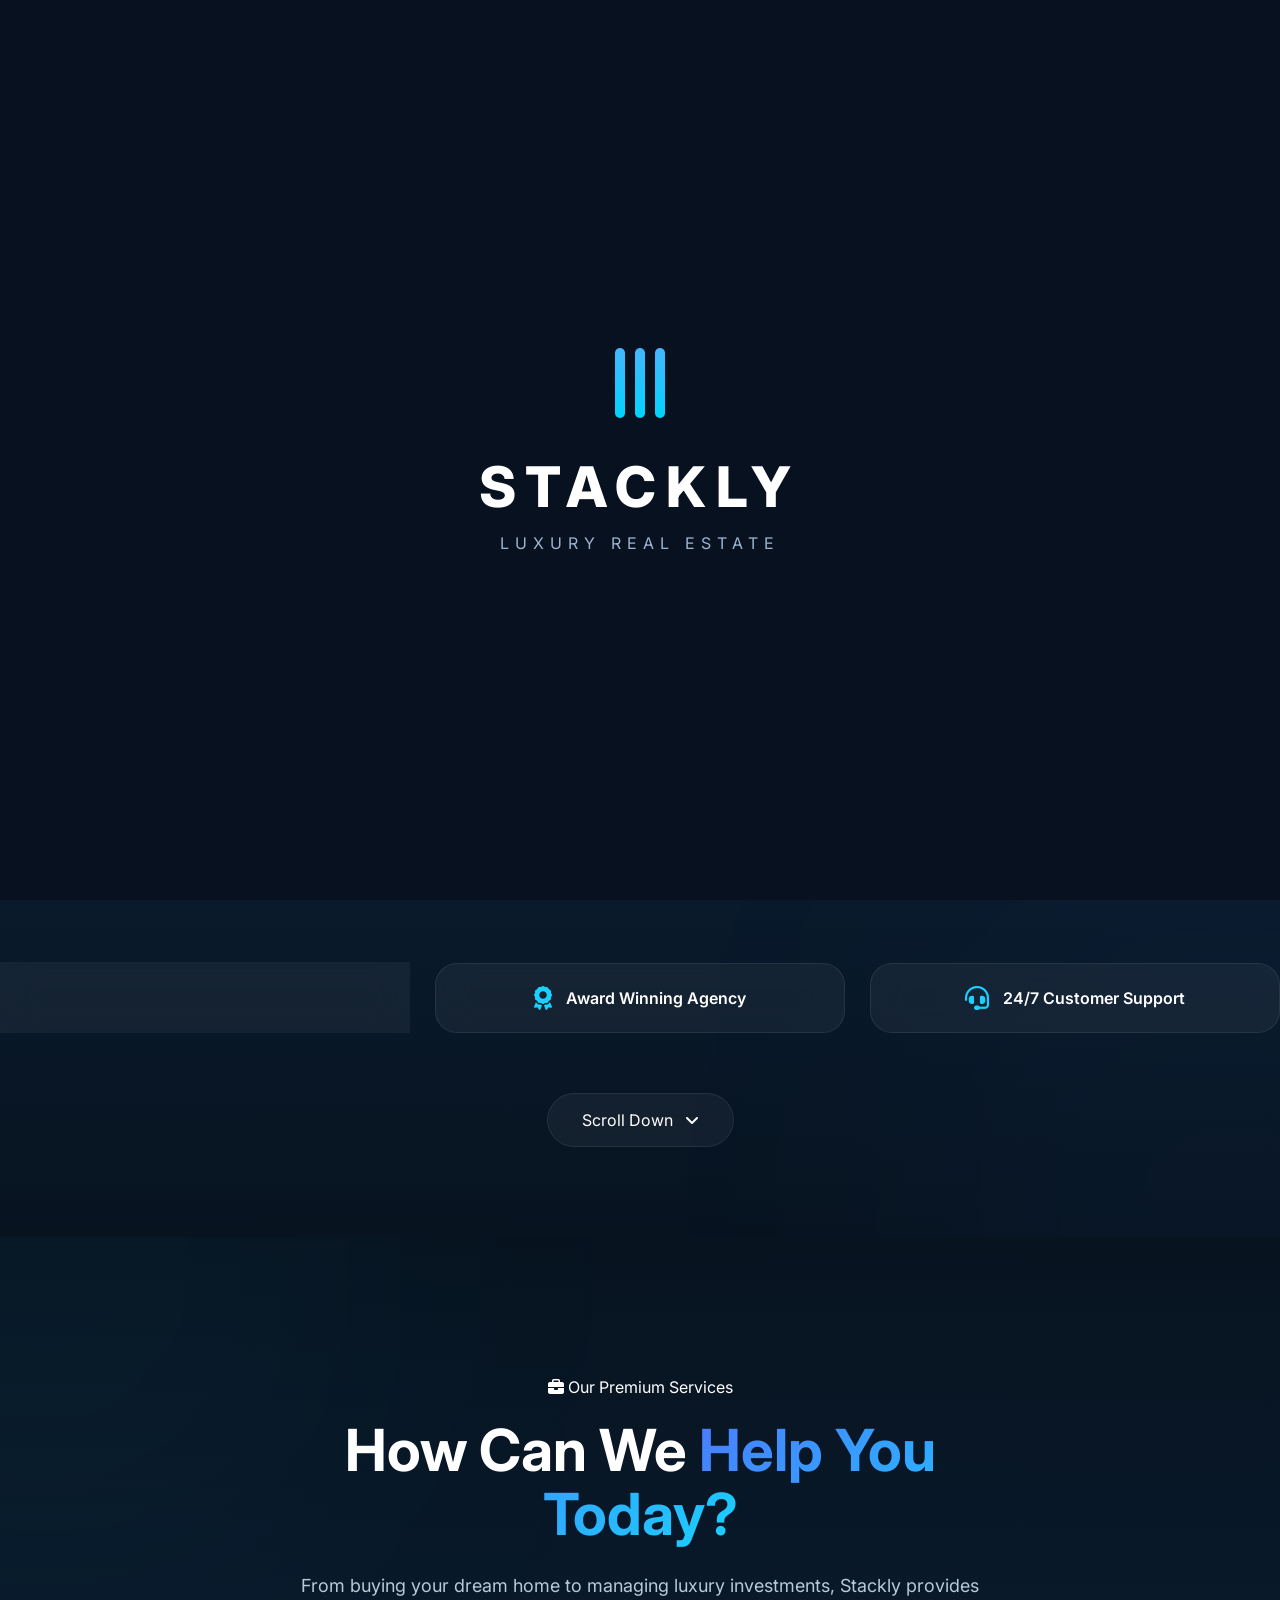
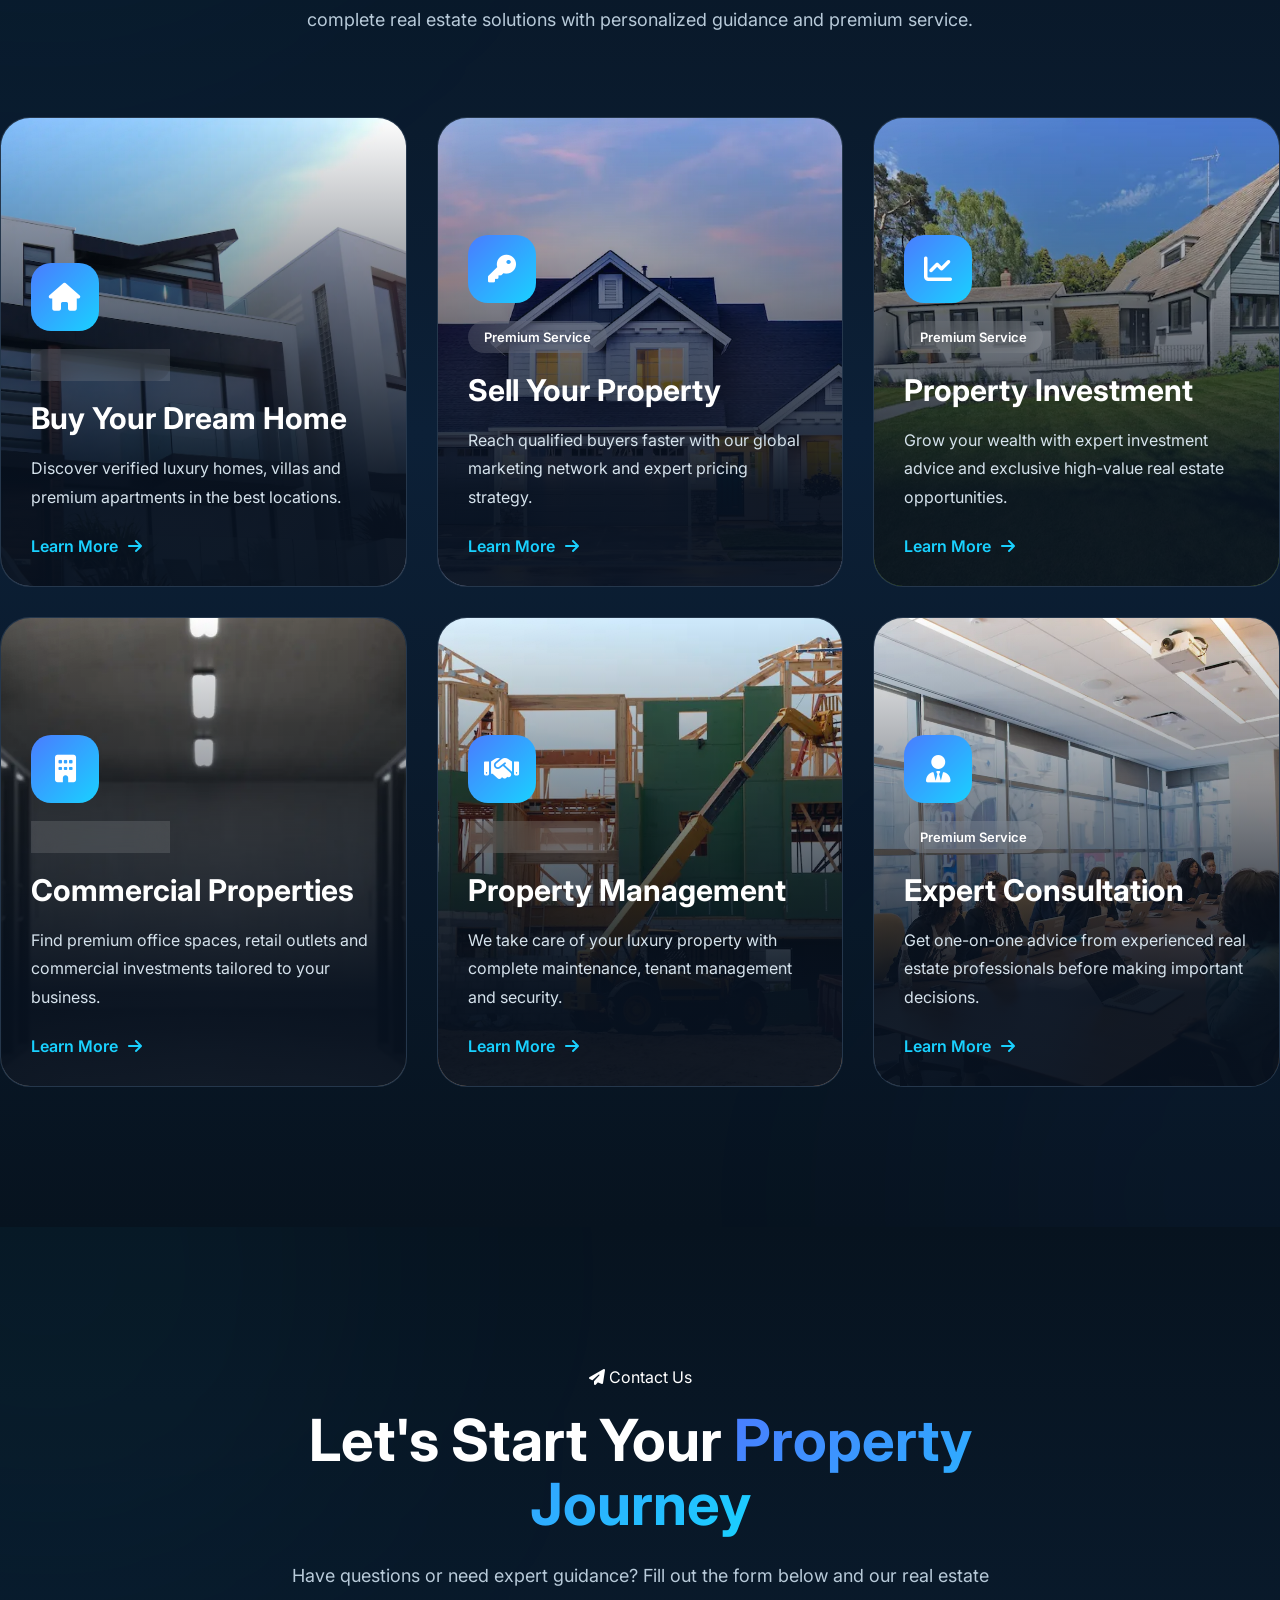
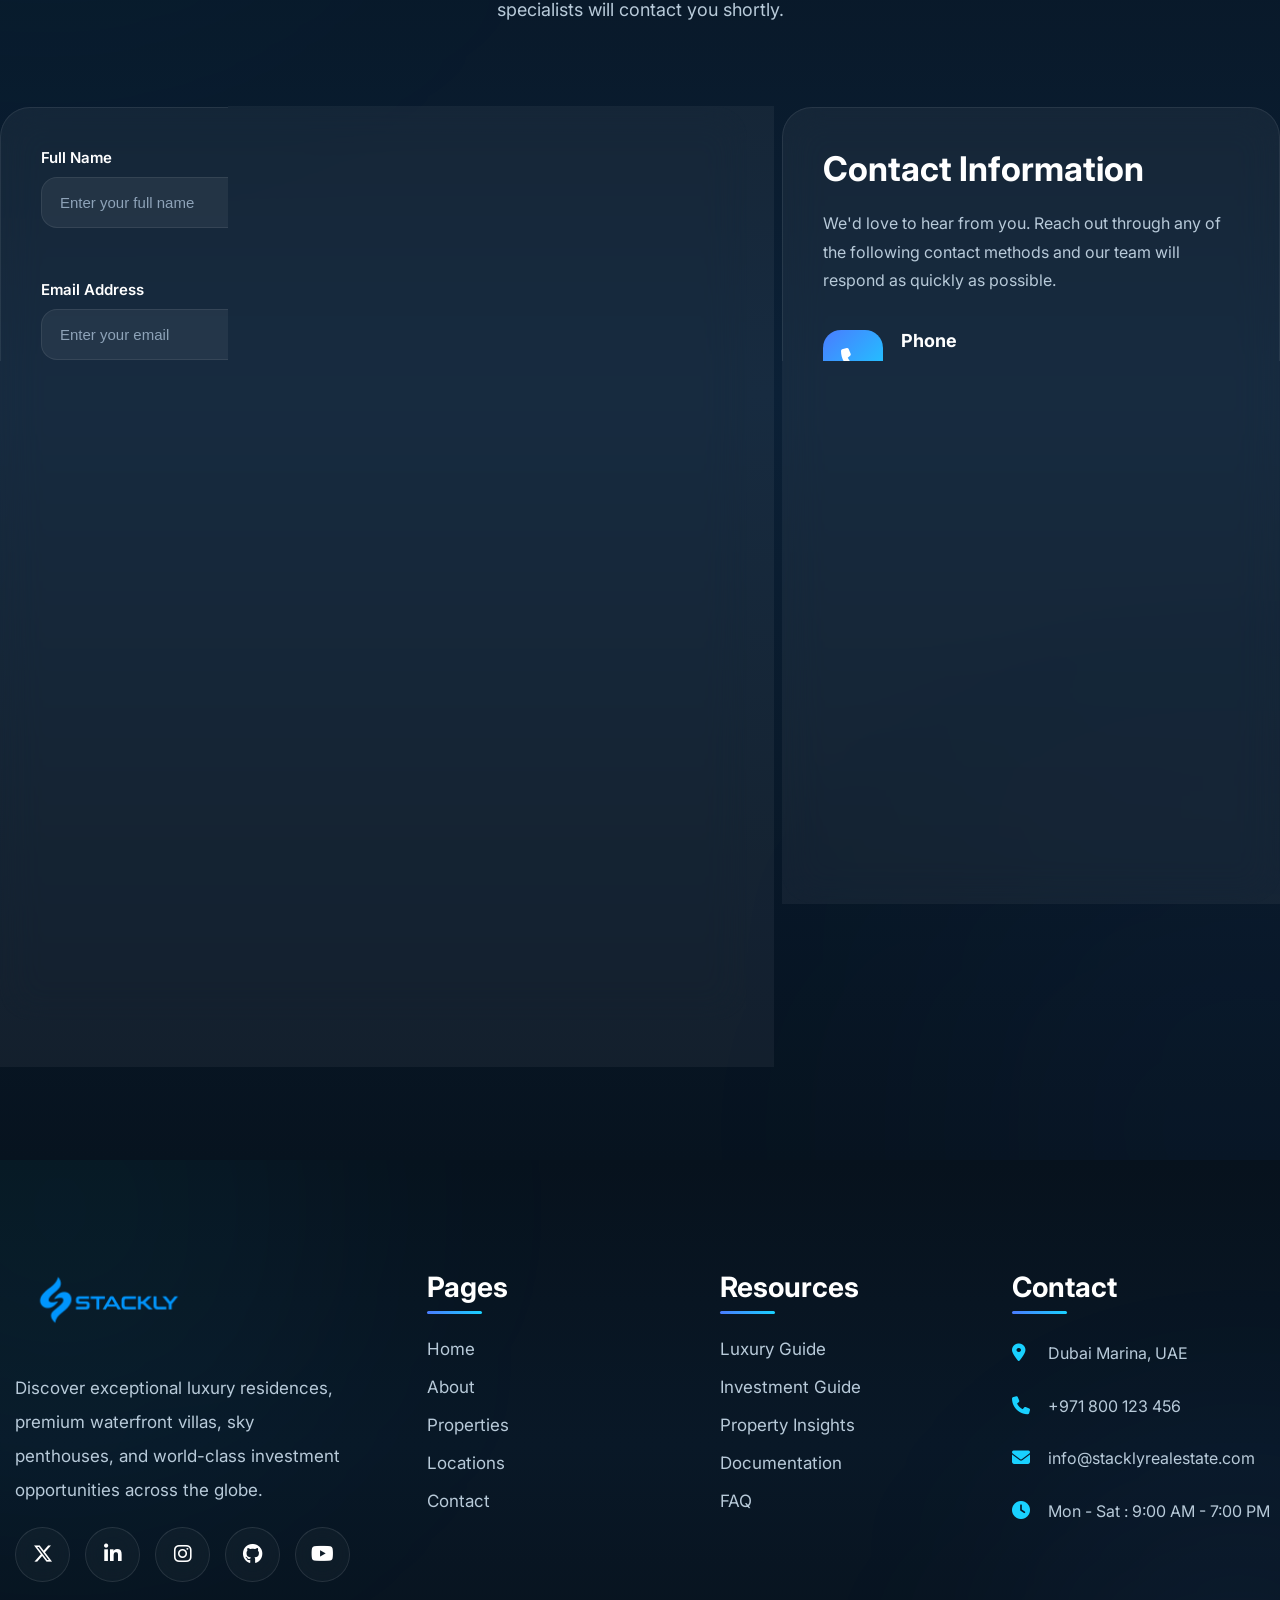
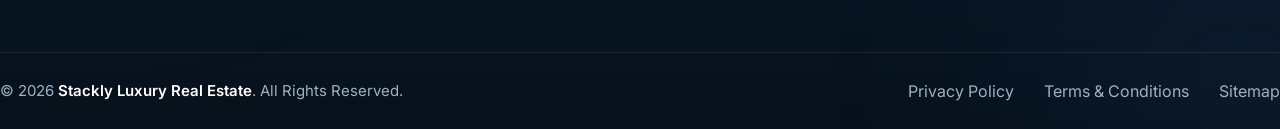
<file: contact.html>
<!DOCTYPE html>
<html lang="en">

<head>

    <meta charset="UTF-8">

    <meta name="viewport" content="width=device-width, initial-scale=1.0">

    <title>Stackly | Luxury Real Estate</title>

    <!-- Google Fonts -->
    <link rel="preconnect" href="https://fonts.googleapis.com">

    <link rel="preconnect" href="https://fonts.gstatic.com" crossorigin>

    <link href="https://fonts.googleapis.com/css2?family=Inter:wght@300;400;500;600;700&family=Playfair+Display:wght@500;600;700;800&display=swap" rel="stylesheet">

    <!-- Font Awesome -->
    <link rel="stylesheet"
        href="https://cdnjs.cloudflare.com/ajax/libs/font-awesome/6.7.2/css/all.min.css">

    <!-- CSS -->
    <link rel="stylesheet" href="css/global.css">
    <link rel="stylesheet" href="css/contact.css">

</head>

<body>

<!--==========================
        LOADER
===========================-->

<div id="loader">

    <div class="loader-wrapper">

        <div class="loader-icon">

            <span></span>
            <span></span>
            <span></span>

        </div>

        <h1>STACKLY</h1>

        <p>Luxury Real Estate</p>

    </div>

</div>

<!--==========================
        HEADER
===========================-->

<header class="header">

    <nav class="navbar">

        <!-- Logo -->

        <a href="index.html" class="logo">

            <img src="images/stackly-logo5.webp"
                class="logo-image"
                alt="Stackly Logo">

        </a>

        <!-- Desktop Menu -->

        <ul class="nav-links">

            <li>

                <a href="index.html">

                    <i class="fa-solid fa-house"></i>

                    Home

                </a>

            </li>

            <li>

                <a href="profile.html">

                    <i class="fa-solid fa-user-group"></i>

                    Profile

                </a>

            </li>

            <li>

                <a href="blog.html">

                    <i class="fa-solid fa-building"></i>

                    Properties

                </a>

            </li>

            <li>

                <a href="journal.html">

                    <i class="fa-solid fa-book-open"></i>

                    Journal

                </a>

            </li>

            <li>

                <a href="contact.html"class="active">

                    <i class="fa-solid fa-envelope"></i>

                    Contact

                </a>

            </li>

        </ul>

        <!-- Right Side -->

        <div class="nav-right">

            <a href="login.html" class="login-btn">

                <i class="fa-regular fa-user"></i>

                Login

            </a>

            <!-- Mobile Toggle -->

            <button id="menuToggle"
                class="menu-toggle">

                <span></span>
                <span></span>
                <span></span>

            </button>

        </div>

    </nav>

</header>

<!--==========================
    MOBILE OVERLAY
===========================-->

<div id="menuOverlay" class="menu-overlay"></div>

<!--==========================
    MOBILE MENU
===========================-->

<aside id="mobileMenu"
    class="mobile-menu">

    <div class="mobile-top">

        <a href="index.html">

            <img src="images/stackly-logo5.webp"
                class="mobile-logo"
                alt="Stackly">

        </a>

    </div>

    <div class="mobile-links">

        <a href="index.html">

            <i class="fa-solid fa-house"></i>

            Home

        </a>

        <a href="profile.html">

            <i class="fa-solid fa-user-group"></i>

            Profile

        </a>

        <a href="blog.html">

            <i class="fa-solid fa-building"></i>

            Properties

        </a>

        <a href="journal.html">

            <i class="fa-solid fa-book-open"></i>

            Journal

        </a>

        <a href="contact.html"class="active">

            <i class="fa-solid fa-envelope"></i>

            Contact

        </a>

        <a href="login.html">

            <i class="fa-regular fa-user"></i>

            Login

        </a>

    </div>

</aside>


<!--==================================
CONTACT HERO
PART 1
===================================-->

<section class="contact-hero">

    <div class="container">

        <div class="contact-hero-content">

            <span class="section-tag">

                <i class="fa-solid fa-envelope-open-text"></i>

                Contact Stackly

            </span>

            <h1>

                Let's Create Something
                <span>Extraordinary Together</span>

            </h1>

            <p>

                Whether you're searching for your dream property,
                looking for investment opportunities, or simply need
                expert advice, our dedicated team is ready to help you
                every step of the way.

            </p>

            <!--=========================
            BUTTONS
            =========================-->

            <div class="contact-buttons">

                <a href="404.html"
                    class="contact-btn primary-btn">

                    Book a Meeting

                    <i class="fa-solid fa-arrow-right"></i>

                </a>

                <a href="tel:+917330854744"
                    class="contact-btn secondary-btn">

                    <i class="fa-solid fa-phone"></i>

                    Call Now

                </a>

            </div>

        </div>

        <!--=========================
        CONTACT INFO
        =========================-->

        <div class="contact-info-grid">

            <!-- Card 1 -->

            <div class="contact-info-card">

                <div class="contact-icon">

                    <i class="fa-solid fa-location-dot"></i>

                </div>

                <h3>

                    Visit Us

                </h3>

                <p>

                    Hyderabad,
                    Telangana, India

                </p>

            </div>

            <!-- Card 2 -->

            <div class="contact-info-card">

                <div class="contact-icon">

                    <i class="fa-solid fa-phone-volume"></i>

                </div>

                <h3>

                    Call Us

                </h3>

                <p>

                    +91 73308 54744

                </p>

            </div>
                        <!--=========================
            CARD 3
            =========================-->

            <div class="contact-info-card">

                <div class="contact-icon">

                    <i class="fa-solid fa-envelope"></i>

                </div>

                <h3>

                    Email Us

                </h3>

                <p>

                    hello@stackly.com

                </p>

            </div>

            <!--=========================
            CARD 4
            =========================-->

            <div class="contact-info-card">

                <div class="contact-icon">

                    <i class="fa-solid fa-clock"></i>

                </div>

                <h3>

                    Working Hours

                </h3>

                <p>

                    Mon - Sat<br>

                    9:00 AM - 7:00 PM

                </p>

            </div>

        </div>

        <!--=========================
        TRUST STRIP
        =========================-->

        <div class="contact-trust">

            <div class="trust-item">

                <i class="fa-solid fa-shield-check"></i>

                <span>

                    Trusted by 12,000+ Clients

                </span>

            </div>

            <div class="trust-item">

                <i class="fa-solid fa-award"></i>

                <span>

                    Award Winning Agency

                </span>

            </div>

            <div class="trust-item">

                <i class="fa-solid fa-headset"></i>

                <span>

                    24/7 Customer Support

                </span>

            </div>

        </div>

        <!--=========================
        SCROLL INDICATOR
        =========================-->

        <div class="contact-scroll">

            <a href="#contact-form">

                Scroll Down

                <i class="fa-solid fa-angle-down"></i>

            </a>

        </div>

    </div>

</section>


<!--==================================
CHOOSE YOUR SERVICE
PART 1
===================================-->

<section class="contact-services">

    <div class="container">

        <!--=========================
        SECTION HEADER
        =========================-->

        <div class="services-header">

            <span class="section-tag">

                <i class="fa-solid fa-briefcase"></i>

                Our Premium Services

            </span>

            <h2>

                How Can We
                <span>Help You Today?</span>

            </h2>

            <p>

                From buying your dream home to managing luxury investments,
                Stackly provides complete real estate solutions with
                personalized guidance and premium service.

            </p>

        </div>

        <!--=========================
        SERVICES GRID
        =========================-->

        <div class="services-grid">

            <!--=========================
            SERVICE 01
            =========================-->

            <article class="service-card">

                <img src="images/deam-home.webp"
                    alt="Buy Property">

                <div class="service-overlay">

                    <div class="service-icon">

                        <i class="fa-solid fa-house"></i>

                    </div>

                    <span class="service-label">

                        Premium Service

                    </span>

                    <h3>

                        Buy Your
                        Dream Home

                    </h3>

                    <p>

                        Discover verified luxury homes, villas and premium
                        apartments in the best locations.

                    </p>

                    <a href="404.html">

                        Learn More

                        <i class="fa-solid fa-arrow-right"></i>

                    </a>

                </div>

            </article>

            <!--=========================
            SERVICE 02
            =========================-->

            <article class="service-card">

                <img src="images/property.webp"
                    alt="Sell Property">

                <div class="service-overlay">

                    <div class="service-icon">

                        <i class="fa-solid fa-key"></i>

                    </div>

                    <span class="service-label">

                        Premium Service

                    </span>

                    <h3>

                        Sell Your
                        Property

                    </h3>

                    <p>

                        Reach qualified buyers faster with our global
                        marketing network and expert pricing strategy.

                    </p>

                    <a href="404.html">

                        Learn More

                        <i class="fa-solid fa-arrow-right"></i>

                    </a>

                </div>

            </article>

            <!--=========================
            SERVICE 03
            =========================-->

            <article class="service-card">

                <img src="images/property-investment.webp"
                    alt="Investment">

                <div class="service-overlay">

                    <div class="service-icon">

                        <i class="fa-solid fa-chart-line"></i>

                    </div>

                    <span class="service-label">

                        Premium Service

                    </span>

                    <h3>

                        Property
                        Investment

                    </h3>

                    <p>

                        Grow your wealth with expert investment advice and
                        exclusive high-value real estate opportunities.

                    </p>

                    <a href="404.html">

                        Learn More

                        <i class="fa-solid fa-arrow-right"></i>

                    </a>

                </div>

            </article>

                        <!--=========================
            SERVICE 04
            =========================-->

            <article class="service-card">

                <img src="images/commercial.webp"
                    alt="Commercial Property">

                <div class="service-overlay">

                    <div class="service-icon">

                        <i class="fa-solid fa-building"></i>

                    </div>

                    <span class="service-label">

                        Premium Service

                    </span>

                    <h3>

                        Commercial
                        Properties

                    </h3>

                    <p>

                        Find premium office spaces, retail outlets and
                        commercial investments tailored to your business.

                    </p>

                    <a href="404.html">

                        Learn More

                        <i class="fa-solid fa-arrow-right"></i>

                    </a>

                </div>

            </article>

            <!--=========================
            SERVICE 05
            =========================-->

            <article class="service-card">

                <img src="images/property-management.webp"
                    alt="Property Management">

                <div class="service-overlay">

                    <div class="service-icon">

                        <i class="fa-solid fa-handshake"></i>

                    </div>

                    <span class="service-label">

                        Premium Service

                    </span>

                    <h3>

                        Property
                        Management

                    </h3>

                    <p>

                        We take care of your luxury property with complete
                        maintenance, tenant management and security.

                    </p>

                    <a href="404.html">

                        Learn More

                        <i class="fa-solid fa-arrow-right"></i>

                    </a>

                </div>

            </article>

            <!--=========================
            SERVICE 06
            =========================-->

            <article class="service-card">

                <img src="images/consultationimg (1).webp"
                    alt="Consultation">

                <div class="service-overlay">

                    <div class="service-icon">

                        <i class="fa-solid fa-user-tie"></i>

                    </div>

                    <span class="service-label">

                        Premium Service

                    </span>

                    <h3>

                        Expert
                        Consultation

                    </h3>

                    <p>

                        Get one-on-one advice from experienced real estate
                        professionals before making important decisions.

                    </p>

                    <a href="404.html">

                        Learn More

                        <i class="fa-solid fa-arrow-right"></i>

                    </a>

                </div>

            </article>

        </div>

    </div>

</section>



<!--==================================
CONTACT FORM
PART 1
===================================-->

<section class="contact-form-section" id="contact-form">

    <div class="container">

        <!--=========================
        SECTION HEADER
        =========================-->

        <div class="contact-form-header">

            <span class="section-tag">

                <i class="fa-solid fa-paper-plane"></i>

                Contact Us

            </span>

            <h2>

                Let's Start Your
                <span>Property Journey</span>

            </h2>

            <p>

                Have questions or need expert guidance? Fill out the form
                below and our real estate specialists will contact you
                shortly.

            </p>

        </div>

        <!--=========================
        CONTACT GRID
        =========================-->

        <div class="contact-form-grid">

            <!--=========================
            CONTACT FORM
            =========================-->

            <div class="contact-form-card">

                <form id="contactForm" novalidate>

                    <!-- Name -->

                    <div class="input-group">

                        <label for="fullname">

                            Full Name

                        </label>

                        <input
                            type="text"
                            id="fullname"
                            placeholder="Enter your full name">

                        <small class="error-message" id="nameError"></small>

                    </div>

                    <!-- Email -->

                    <div class="input-group">

                        <label for="email">

                            Email Address

                        </label>

                        <input
                            type="email"
                            id="email"
                            placeholder="Enter your email">

                        <small class="error-message" id="emailError"></small>

                    </div>

                    <!-- Phone -->

                    <div class="input-group">

                        <label for="phone">

                            Phone Number

                        </label>

                        <input
                            type="tel"
                            id="phone"
                            placeholder="Enter your phone number">

                        <small class="error-message" id="phoneError"></small>

                    </div>

                    <!-- Subject -->

                    <div class="input-group">

                        <label for="subject">

                            Subject

                        </label>

                        <input
                            type="text"
                            id="subject"
                            placeholder="Enter subject">

                        <small class="error-message" id="subjectError"></small>

                    </div>
                                        <!--=========================
                    MESSAGE
                    =========================-->

                    <div class="input-group">

                        <label for="message">

                            Message

                        </label>

                        <textarea
                            id="message"
                            rows="6"
                            placeholder="Write your message here..."></textarea>

                        <small class="error-message" id="messageError"></small>

                    </div>

                    <!--=========================
                    SUBMIT BUTTON
                    =========================-->

                    <button type="submit" class="submit-btn">

                        <i class="fa-solid fa-paper-plane"></i>

                        Send Message

                    </button>

                </form>

            </div>

            <!--=========================
            CONTACT DETAILS
            =========================-->

            <div class="contact-details-card">

                <h3>

                    Contact Information

                </h3>

                <p>

                    We'd love to hear from you. Reach out through any of the
                    following contact methods and our team will respond as
                    quickly as possible.

                </p>

                <div class="contact-detail-item">

                    <div class="detail-icon">

                        <i class="fa-solid fa-phone"></i>

                    </div>

                    <div>

                        <h4>Phone</h4>

                        <span>+91 73308 54744</span>

                    </div>

                </div>

                <div class="contact-detail-item">

                    <div class="detail-icon">

                        <i class="fa-solid fa-envelope"></i>

                    </div>

                    <div>

                        <h4>Email</h4>

                        <span>hello@stackly.com</span>

                    </div>

                </div>

                <div class="contact-detail-item">

                    <div class="detail-icon">

                        <i class="fa-solid fa-location-dot"></i>

                    </div>

                    <div>

                        <h4>Address</h4>

                        <span>Hyderabad, Telangana, India</span>

                    </div>

                </div>

                <div class="contact-detail-item">

                    <div class="detail-icon">

                        <i class="fa-solid fa-clock"></i>

                    </div>

                    <div>

                        <h4>Working Hours</h4>

                        <span>Monday - Saturday<br>9:00 AM - 7:00 PM</span>

                    </div>

                </div>

                <!--=========================
                SUPPORT BOX
                =========================-->

                <div class="support-box">

                    <i class="fa-solid fa-headset"></i>

                    <div>

                        <h4>24/7 Premium Support</h4>

                        <p>

                            Our experts are always ready to assist you with
                            your real estate needs.

                        </p>

                    </div>

                </div>

            </div>

        </div>

    </div>

</section>


<!--==================================
FOOTER
===================================-->

<footer class="footer">

    <div class="container">

        <div class="footer-top">

            <!--=========================
            COMPANY
            ==========================-->

            <div class="footer-about">

                <a href="index.html" class="footer-logo">

                    <img src="images/stackly-logo5.webp" alt="Stackly Logo">

                </a>

                <p>

                    Discover exceptional luxury residences, premium
                    waterfront villas, sky penthouses, and world-class
                    investment opportunities across the globe.

                </p>

                <div class="footer-social">

                    <a href="404.html">

                        <i class="fa-brands fa-x-twitter"></i>

                    </a>

                    <a href="404.html">

                        <i class="fa-brands fa-linkedin-in"></i>

                    </a>

                    <a href="404.html">

                        <i class="fa-brands fa-instagram"></i>

                    </a>

                    <a href="404.html">

                        <i class="fa-brands fa-github"></i>

                    </a>

                    <a href="404.html">

                        <i class="fa-brands fa-youtube"></i>

                    </a>

                </div>

            </div>

            <!--=========================
            PAGES
            ==========================-->

            <div class="footer-links">

                <h3>

                    Pages

                </h3>

                <ul>

                    <li>

                        <a href="index.html">

                            Home

                        </a>

                    </li>

                    <li>

                        <a href="about.html">

                            About

                        </a>

                    </li>

                    <li>

                        <a href="blog.html">

                            Properties

                        </a>

                    </li>

                    <li>

                        <a href="locations.html">

                            Locations

                        </a>

                    </li>

                    <li>

                        <a href="contact.html">

                            Contact

                        </a>

                    </li>

                </ul>

            </div>
                        <!--=========================
            RESOURCES
            ==========================-->

            <div class="footer-links">

                <h3>

                    Resources

                </h3>

                <ul>

                    <li>

                        <a href="404.html">

                            Luxury Guide

                        </a>

                    </li>

                    <li>

                        <a href="404.html">

                            Investment Guide

                        </a>

                    </li>

                    <li>

                        <a href="404.html">

                            Property Insights

                        </a>

                    </li>

                    <li>

                        <a href="404.html">

                            Documentation

                        </a>

                    </li>

                    <li>

                        <a href="404.html">

                            FAQ

                        </a>

                    </li>

                </ul>

            </div>

            <!--=========================
            CONTACT
            ==========================-->

            <div class="footer-contact">

                <h3>

                    Contact

                </h3>

                <ul>

                    <li>

                        <i class="fa-solid fa-location-dot"></i>

                        <span>

                            Dubai Marina, UAE

                        </span>

                    </li>

                    <li>

                        <i class="fa-solid fa-phone"></i>

                        <span>

                            +971 800 123 456

                        </span>

                    </li>

                    <li>

                        <i class="fa-solid fa-envelope"></i>

                        <span>

                            info@stacklyrealestate.com

                        </span>

                    </li>

                    <li>

                        <i class="fa-solid fa-clock"></i>

                        <span>

                            Mon - Sat : 9:00 AM - 7:00 PM

                        </span>

                    </li>

                </ul>

            </div>

        </div>

        <!--=========================
        FOOTER BOTTOM
        ==========================-->

        <div class="footer-bottom">

            <p>

                © 2026 <strong>Stackly Luxury Real Estate</strong>.
                All Rights Reserved.

            </p>

            <div class="footer-bottom-links">

                <a href="404.html">

                    Privacy Policy

                </a>

                <a href="404.html">

                    Terms & Conditions

                </a>

                <a href="404.html">

                    Sitemap

                </a>

            </div>

        </div>

    </div>

    <!--=========================
    SCROLL TO TOP
    ==========================-->

    <button class="scroll-top">

        <i class="fa-solid fa-arrow-up"></i>

    </button>

</footer>



</main>

<!--==========================
        JS
===========================-->

<script src="js/global.js"></script>
<script src="js/contact.js"></script>

</body>

</html>
</file>
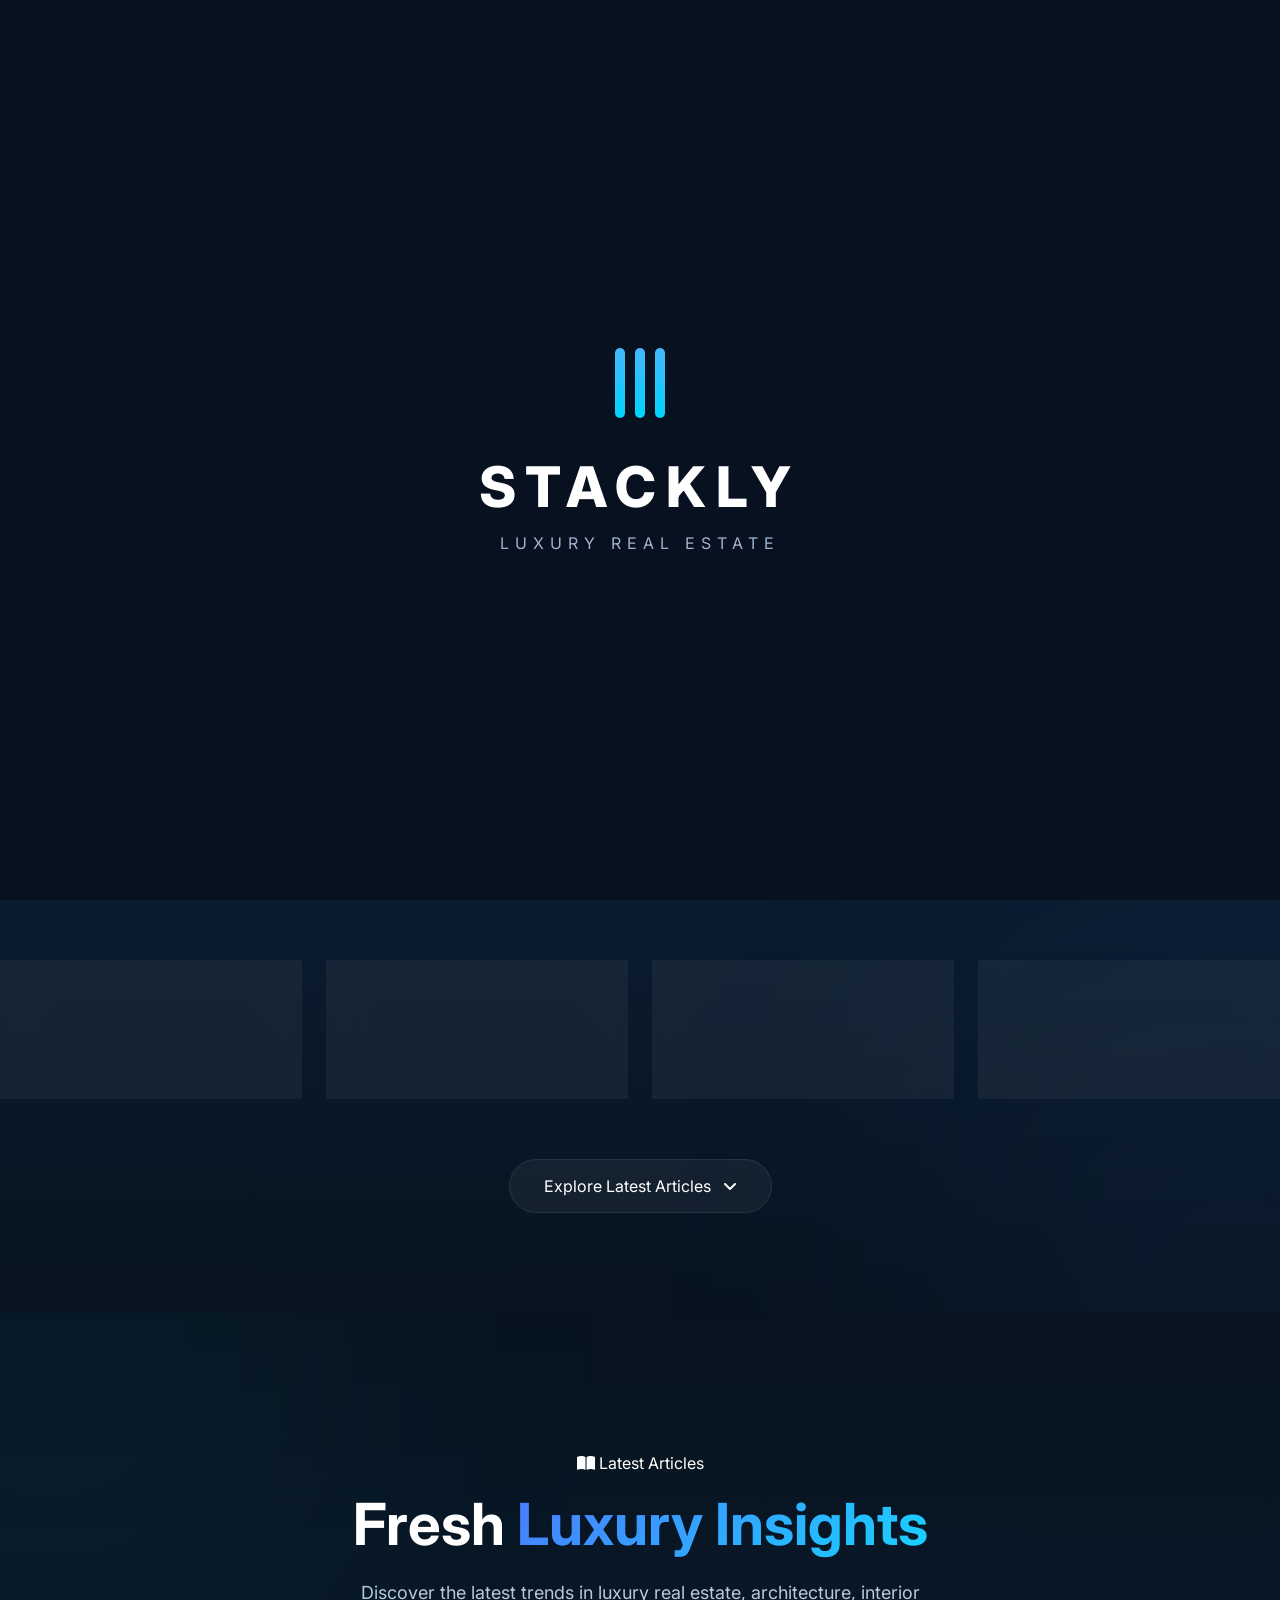
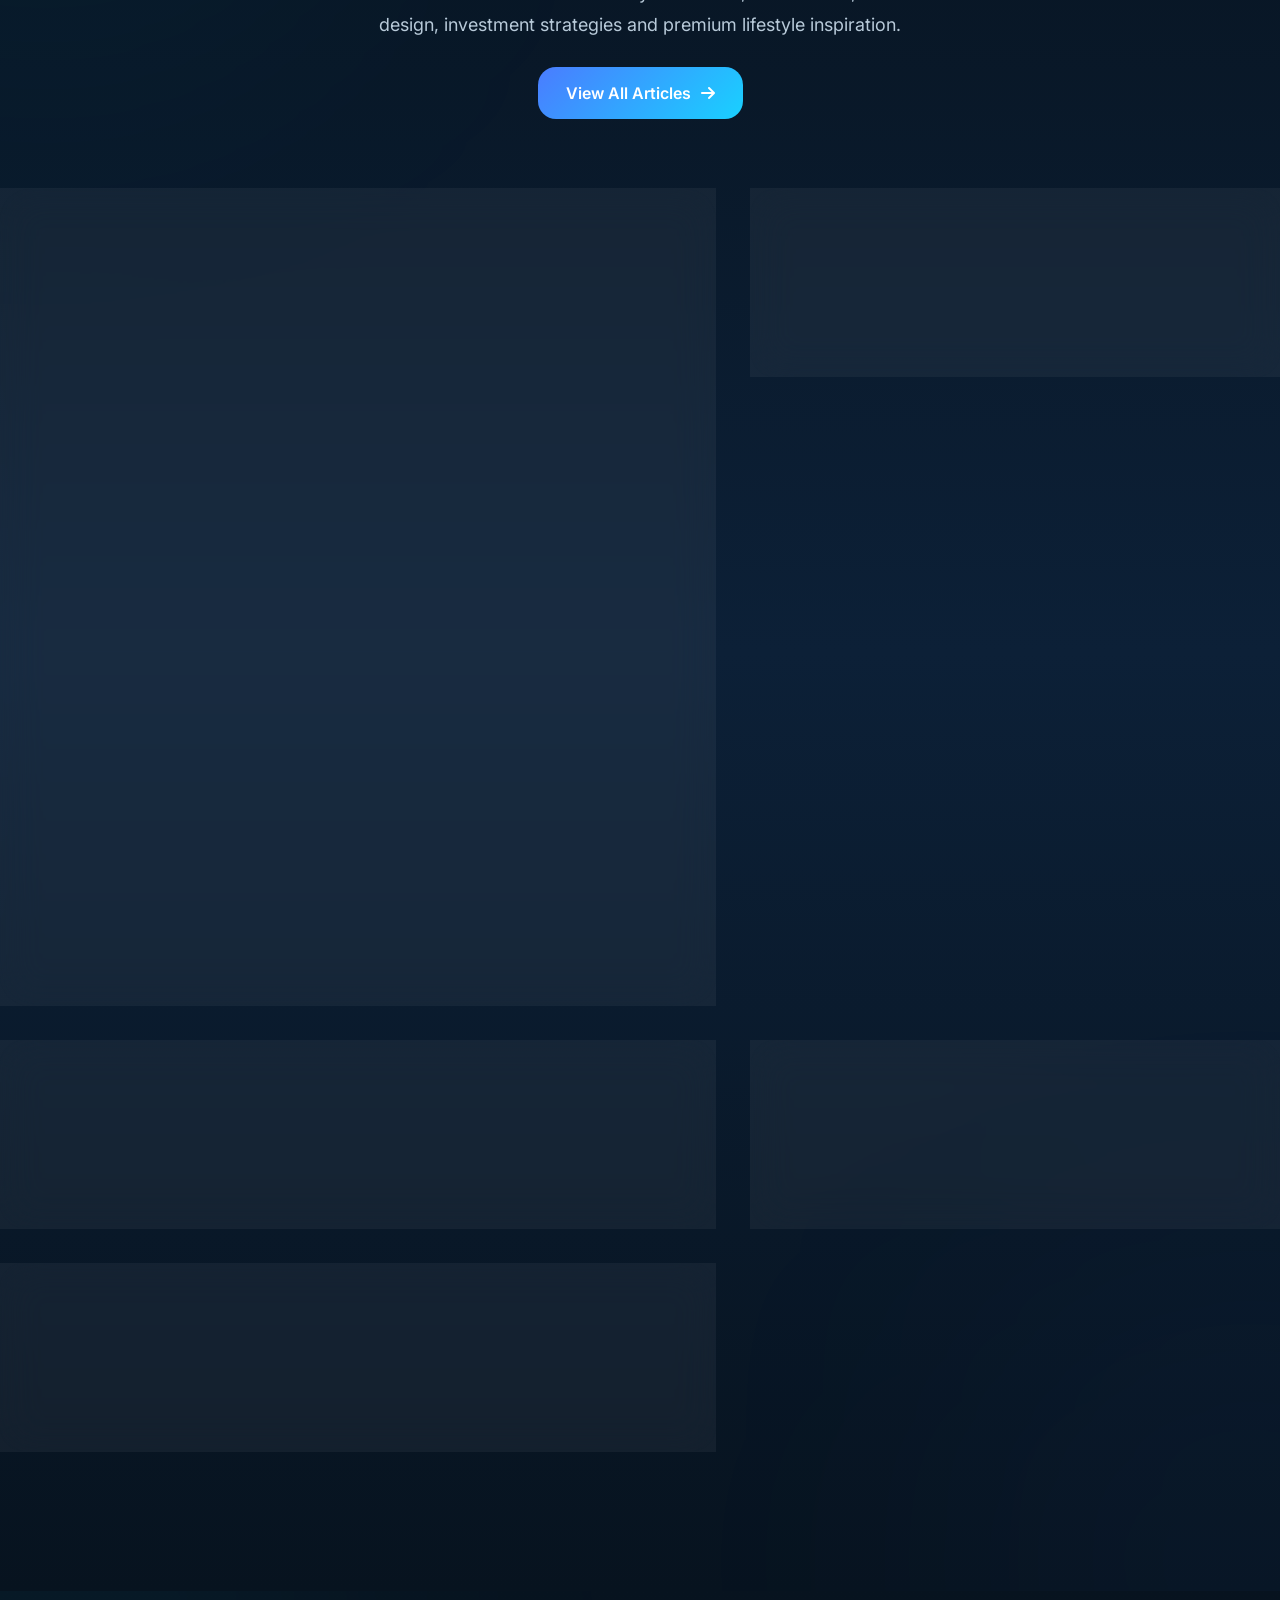
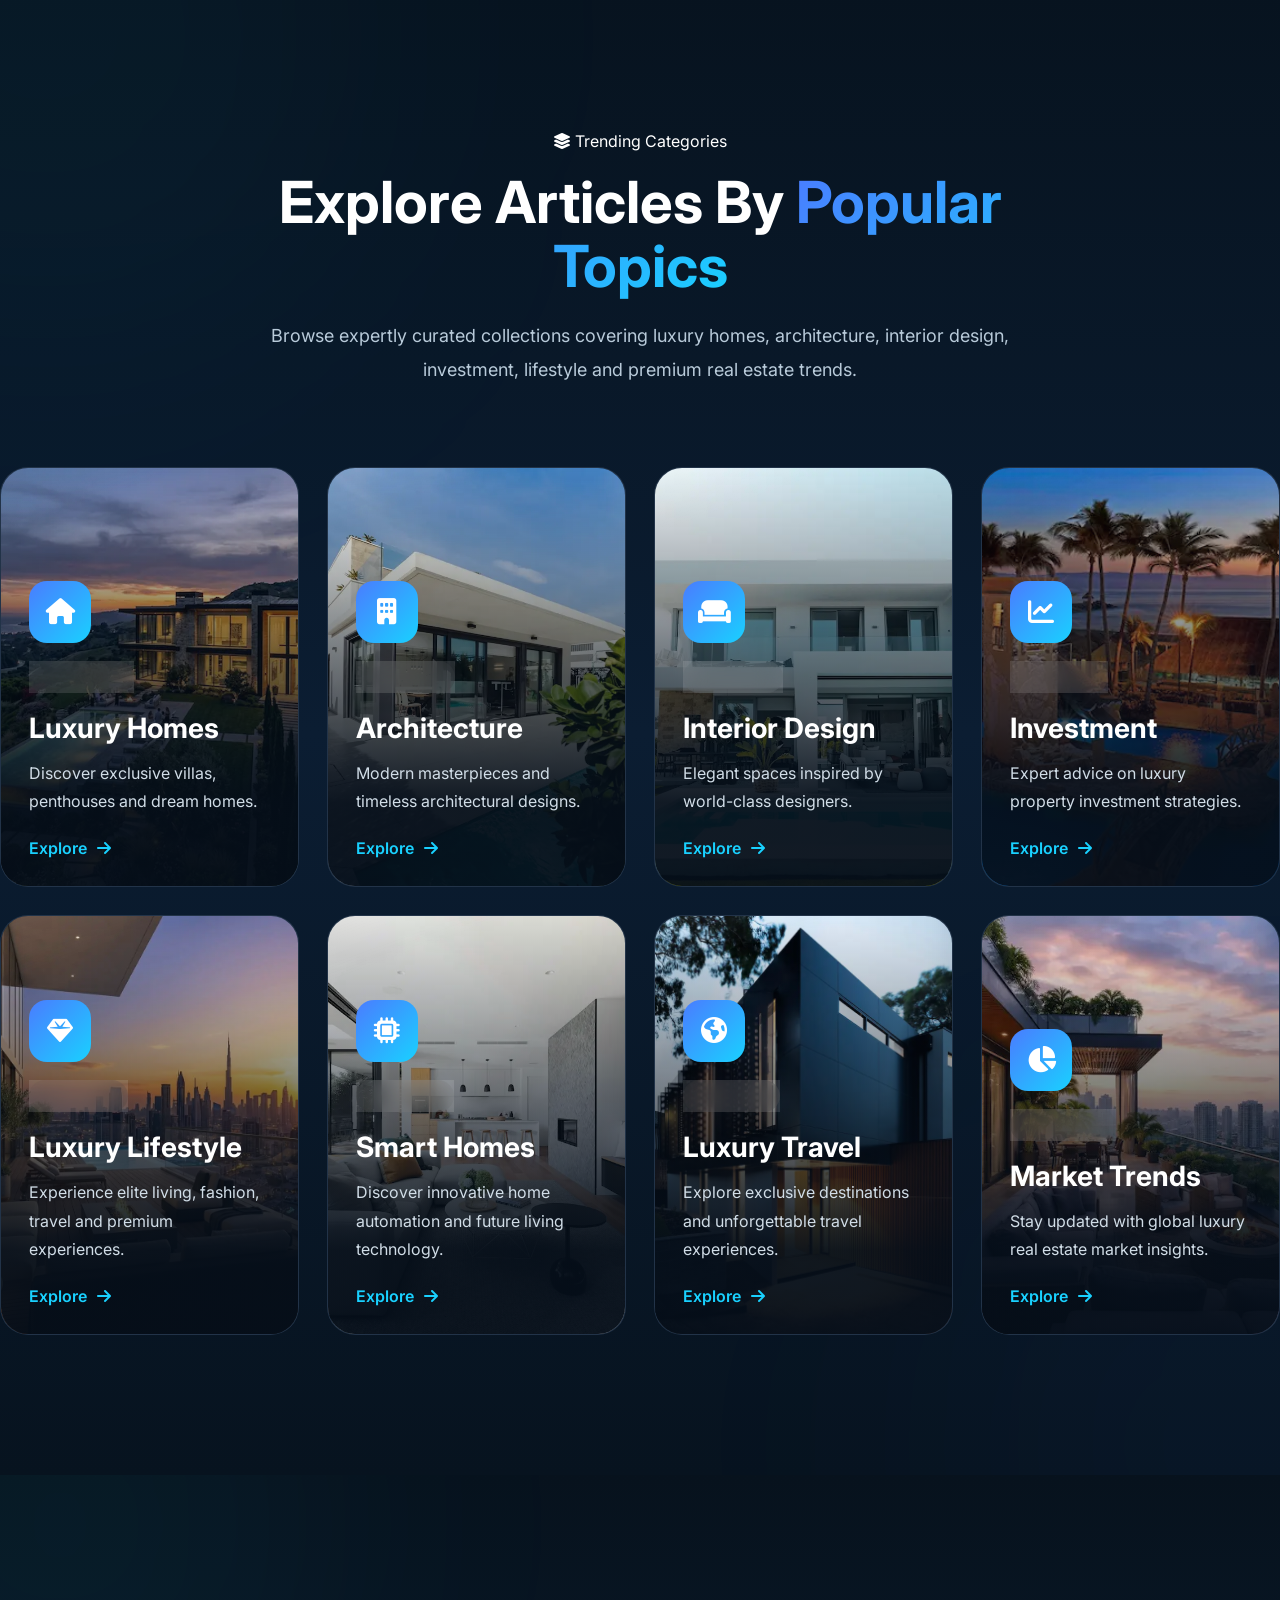
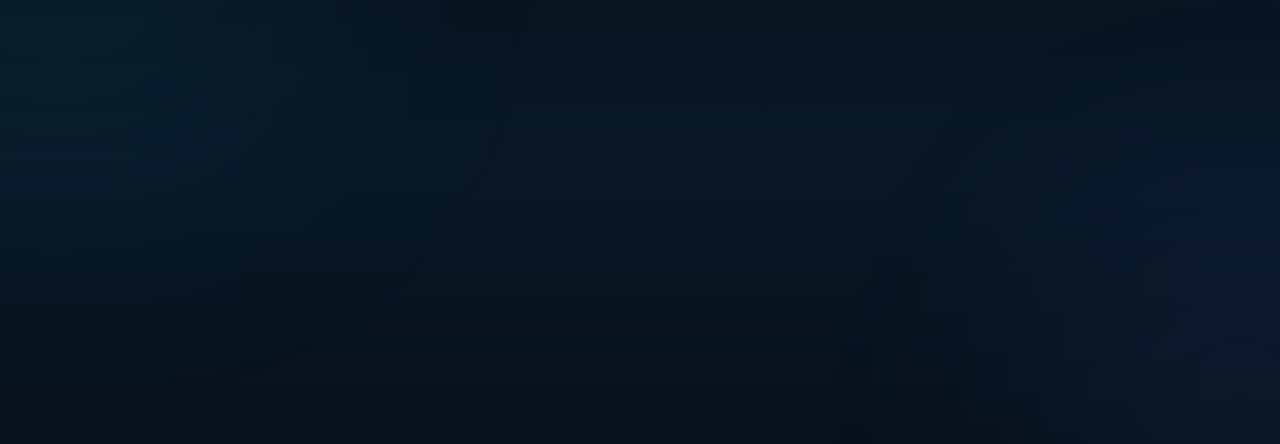
<file: journal.html>
<!DOCTYPE html>
<html lang="en">

<head>

    <meta charset="UTF-8">

    <meta name="viewport" content="width=device-width, initial-scale=1.0">

    <title>Stackly | Luxury Real Estate</title>

    <!-- Google Fonts -->
    <link rel="preconnect" href="https://fonts.googleapis.com">

    <link rel="preconnect" href="https://fonts.gstatic.com" crossorigin>

    <link href="https://fonts.googleapis.com/css2?family=Inter:wght@300;400;500;600;700&family=Playfair+Display:wght@500;600;700;800&display=swap" rel="stylesheet">

    <!-- Font Awesome -->
    <link rel="stylesheet"
        href="https://cdnjs.cloudflare.com/ajax/libs/font-awesome/6.7.2/css/all.min.css">

    <!-- CSS -->
    <link rel="stylesheet" href="css/global.css">
    <link rel="stylesheet" href="css/journal.css">

</head>

<body>

<!--==========================
        LOADER
===========================-->

<div id="loader">

    <div class="loader-wrapper">

        <div class="loader-icon">

            <span></span>
            <span></span>
            <span></span>

        </div>

        <h1>STACKLY</h1>

        <p>Luxury Real Estate</p>

    </div>

</div>

<!--==========================
        HEADER
===========================-->

<header class="header">

    <nav class="navbar">

        <!-- Logo -->

        <a href="index.html" class="logo">

            <img src="images/stackly-logo5.webp"
                class="logo-image"
                alt="Stackly Logo">

        </a>

        <!-- Desktop Menu -->

        <ul class="nav-links">

            <li>

                <a href="index.html">

                    <i class="fa-solid fa-house"></i>

                    Home

                </a>

            </li>

            <li>

                <a href="profile.html">

                    <i class="fa-solid fa-user-group"></i>

                    Profile

                </a>

            </li>

            <li>

                <a href="blog.html">

                    <i class="fa-solid fa-building"></i>

                    Properties

                </a>

            </li>

            <li>

                <a href="journal.html"class="active">

                    <i class="fa-solid fa-book-open"></i>

                    Journal

                </a>

            </li>

            <li>

                <a href="contact.html">

                    <i class="fa-solid fa-envelope"></i>

                    Contact

                </a>

            </li>

        </ul>

        <!-- Right Side -->

        <div class="nav-right">

            <a href="login.html" class="login-btn">

                <i class="fa-regular fa-user"></i>

                Login

            </a>

            <!-- Mobile Toggle -->

            <button id="menuToggle"
                class="menu-toggle">

                <span></span>
                <span></span>
                <span></span>

            </button>

        </div>

    </nav>

</header>

<!--==========================
    MOBILE OVERLAY
===========================-->

<div id="menuOverlay" class="menu-overlay"></div>

<!--==========================
    MOBILE MENU
===========================-->

<aside id="mobileMenu"
    class="mobile-menu">

    <div class="mobile-top">

        <a href="index.html">

            <img src="images/stackly-logo5.webp"
                class="mobile-logo"
                alt="Stackly">

        </a>

    </div>

    <div class="mobile-links">

        <a href="index.html">

            <i class="fa-solid fa-house"></i>

            Home

        </a>

        <a href="profile.html">

            <i class="fa-solid fa-user-group"></i>

            Profile

        </a>

        <a href="blog.html">

            <i class="fa-solid fa-building"></i>

            Properties

        </a>

        <a href="journal.html"class="active">

            <i class="fa-solid fa-book-open"></i>

            Journal

        </a>

        <a href="contact.html">

            <i class="fa-solid fa-envelope"></i>

            Contact

        </a>

        <a href="login.html">

            <i class="fa-regular fa-user"></i>

            Login

        </a>

    </div>

</aside>



<!--==================================
JOURNAL HERO
PART 1
===================================-->

<section class="journal-hero">

    <div class="container">

        <div class="journal-hero-grid">

            <!--=========================
            LEFT CONTENT
            =========================-->

            <div class="journal-content">

                <span class="section-tag">

                    <i class="fa-solid fa-newspaper"></i>

                    Luxury Living Journal

                </span>

                <h1>

                    Discover
                    <span>Luxury Stories</span>
                    & Expert Insights

                </h1>

                <p>

                    Explore curated articles about luxury homes,
                    architecture, interior design, investment
                    opportunities and exclusive lifestyle trends from
                    around the world.

                </p>

                <div class="journal-buttons">

                    <a href="404.html"
                        class="journal-btn primary-btn">

                        Explore Articles

                        <i class="fa-solid fa-arrow-right"></i>

                    </a>

                    <a href="404.html"
                        class="journal-btn secondary-btn">

                        Subscribe

                    </a>

                </div>

                <!--=========================
                TRENDING TAGS
                =========================-->

                <div class="journal-tags">

                    <span>Architecture</span>

                    <span>Luxury Homes</span>

                    <span>Investment</span>

                    <span>Interior Design</span>

                </div>

            </div>

            <!--=========================
            RIGHT SIDE
            =========================-->

            <div class="journal-image">

                <img src="images/modern-villa.webp"
                    alt="Luxury Journal">

                <div class="featured-post-card">

                    <span>

                        Featured Story

                    </span>

                    <h3>

                        10 Modern Villas
                        Defining Luxury Living

                    </h3>

                    <div class="post-meta">

                        <span>

                            <i class="fa-regular fa-clock"></i>

                            5 Min Read

                        </span>

                        <span>

                            <i class="fa-regular fa-calendar"></i>

                            Jul 2026

                        </span>

                    </div>
                                    </div>

                <!--=========================
                AUTHOR CARD
                =========================-->

                <div class="journal-author-card">

                    <img src="images/client5.webp"
                        alt="Author">

                    <div class="author-details">

                        <h4>

                            Sophia Williams

                        </h4>

                        <span>

                            Senior Property Editor

                        </span>

                    </div>

                    <a href="404.html">

                        <i class="fa-solid fa-arrow-up-right-from-square"></i>

                    </a>

                </div>

            </div>

        </div>

        <!--=========================
        JOURNAL STATS
        =========================-->

        <div class="journal-stats">

            <div class="journal-stat">

                <h3>

                    850+

                </h3>

                <span>

                    Published Articles

                </span>

            </div>

            <div class="journal-stat">

                <h3>

                    120K+

                </h3>

                <span>

                    Monthly Readers

                </span>

            </div>

            <div class="journal-stat">

                <h3>

                    40+

                </h3>

                <span>

                    Industry Experts

                </span>

            </div>

            <div class="journal-stat">

                <h3>

                    15+

                </h3>

                <span>

                    Global Categories

                </span>

            </div>

        </div>

        <!--=========================
        SCROLL INDICATOR
        =========================-->

        <div class="journal-scroll">

            <a href="#latest-articles">

                Explore Latest Articles

                <i class="fa-solid fa-angle-down"></i>

            </a>

        </div>

    </div>

</section>


<!--==================================
LATEST ARTICLES
PART 1
===================================-->

<section class="latest-articles" id="latest-articles">

    <div class="container">

        <!--=========================
        SECTION HEADER
        =========================-->

        <div class="articles-header">

            <div>

                <span class="section-tag">

                    <i class="fa-solid fa-book-open"></i>

                    Latest Articles

                </span>

                <h2>

                    Fresh <span>Luxury Insights</span>

                </h2>

                <p>

                    Discover the latest trends in luxury real estate,
                    architecture, interior design, investment strategies
                    and premium lifestyle inspiration.

                </p>

            </div>

            <a href="404.html" class="view-all-btn">

                View All Articles

                <i class="fa-solid fa-arrow-right"></i>

            </a>

        </div>

        <!--=========================
        ARTICLES GRID
        =========================-->

        <div class="articles-grid">

            <!--==================================
            FEATURED ARTICLE
            ===================================-->

            <article class="featured-article">

                <div class="featured-article-image">

                    <img src="images/modern-villa.webp"
                        alt="Luxury Villa">

                    <span class="article-category">

                        Featured

                    </span>

                </div>

                <div class="featured-article-content">

                    <div class="article-meta">

                        <span>

                            <i class="fa-regular fa-calendar"></i>

                            July 2026

                        </span>

                        <span>

                            <i class="fa-regular fa-clock"></i>

                            8 Min Read

                        </span>

                    </div>

                    <h3>

                        Top 10 Luxury Villas That Redefine Modern Living

                    </h3>

                    <p>

                        Explore extraordinary villas featuring world-class
                        architecture, breathtaking views, premium amenities,
                        and timeless luxury crafted for exceptional lifestyles.

                    </p>

                    <div class="article-footer">

                        <div class="article-author">

                            <img src="images/client4.webp"
                                alt="Author">

                            <div>

                                <h5>

                                    Sophia Williams

                                </h5>

                                <span>

                                    Property Editor

                                </span>

                            </div>

                        </div>

                        <a href="404.html" class="read-more-btn">

                            Read More

                            <i class="fa-solid fa-arrow-right"></i>

                        </a>

                    </div>

                </div>

            </article>

            <!--==================================
            RIGHT ARTICLES
            ===================================-->

                        <!--=========================
                ARTICLE 01
                =========================-->

                <article class="side-article">

                    <div class="side-article-image">

                        <img src="images/pent-house.webp"
                            alt="Modern Penthouse">

                        <span class="article-category">

                            Design

                        </span>

                    </div>

                    <div class="side-article-content">

                        <div class="article-meta">

                            <span>

                                <i class="fa-regular fa-clock"></i>

                                5 Min

                            </span>

                            <span>

                                <i class="fa-regular fa-calendar"></i>

                                Jul 2026

                            </span>

                        </div>

                        <h4>

                            Interior Design Trends for Luxury Homes

                        </h4>

                        <a href="404.html" class="read-link">

                            Read Story

                            <i class="fa-solid fa-arrow-right"></i>

                        </a>

                    </div>

                </article>

                <!--=========================
                ARTICLE 02
                =========================-->

                <article class="side-article">

                    <div class="side-article-image">

                        <img src="images/paradise-village-hotel.webp"
                            alt="Investment">

                        <span class="article-category">

                            Investment

                        </span>

                    </div>

                    <div class="side-article-content">

                        <div class="article-meta">

                            <span>

                                <i class="fa-regular fa-clock"></i>

                                6 Min

                            </span>

                            <span>

                                <i class="fa-regular fa-calendar"></i>

                                Jul 2026

                            </span>

                        </div>

                        <h4>

                            Why Luxury Real Estate Remains a Safe Investment

                        </h4>

                        <a href="404.html" class="read-link">

                            Read Story

                            <i class="fa-solid fa-arrow-right"></i>

                        </a>

                    </div>

                </article>

                <!--=========================
                ARTICLE 03
                =========================-->

                <article class="side-article">

                    <div class="side-article-image">

                        <img src="images/luxury-masion.webp"
                            alt="Architecture">

                        <span class="article-category">

                            Architecture

                        </span>

                    </div>

                    <div class="side-article-content">

                        <div class="article-meta">

                            <span>

                                <i class="fa-regular fa-clock"></i>

                                7 Min

                            </span>

                            <span>

                                <i class="fa-regular fa-calendar"></i>

                                Jul 2026

                            </span>

                        </div>

                        <h4>

                            Architectural Masterpieces Shaping Tomorrow

                        </h4>

                        <a href="404.html" class="read-link">

                            Read Story

                            <i class="fa-solid fa-arrow-right"></i>

                        </a>

                    </div>

                </article>

                <!--=========================
                ARTICLE 04
                =========================-->

                <article class="side-article">

                    <div class="side-article-image">

                        <img src="images/luxury-lifestyle.webp"
                            alt="Lifestyle">

                        <span class="article-category">

                            Lifestyle

                        </span>

                    </div>

                    <div class="side-article-content">

                        <div class="article-meta">

                            <span>

                                <i class="fa-regular fa-clock"></i>

                                4 Min

                            </span>

                            <span>

                                <i class="fa-regular fa-calendar"></i>

                                Jul 2026

                            </span>

                        </div>

                        <h4>

                            Creating an Elegant Lifestyle Through Luxury Living

                        </h4>

                        <a href="404.html" class="read-link">

                            Read Story

                            <i class="fa-solid fa-arrow-right"></i>

                        </a>

                    </div>

                </article>

            </div>

        </div>

    </div>

</section>


<!--==================================
TRENDING CATEGORIES
PART 1
===================================-->

<section class="trending-categories">

    <div class="container">

        <!--=========================
        SECTION HEADER
        =========================-->

        <div class="categories-header">

            <span class="section-tag">

                <i class="fa-solid fa-layer-group"></i>

                Trending Categories

            </span>

            <h2>

                Explore Articles By
                <span>Popular Topics</span>

            </h2>

            <p>

                Browse expertly curated collections covering luxury homes,
                architecture, interior design, investment, lifestyle and
                premium real estate trends.

            </p>

        </div>

        <!--=========================
        CATEGORY GRID
        =========================-->

        <div class="categories-grid">

            <!--=========================
            CATEGORY 01
            =========================-->

            <article class="category-card">

                <img src="images/luxury-house (1).webp"
                    alt="Luxury Homes">

                <div class="category-overlay">

                    <div class="category-icon">

                        <i class="fa-solid fa-house"></i>

                    </div>

                    <span class="article-count">

                        125 Articles

                    </span>

                    <h3>

                        Luxury Homes

                    </h3>

                    <p>

                        Discover exclusive villas, penthouses and dream homes.

                    </p>

                    <a href="404.html">

                        Explore

                        <i class="fa-solid fa-arrow-right"></i>

                    </a>

                </div>

            </article>

            <!--=========================
            CATEGORY 02
            =========================-->

            <article class="category-card">

                <img src="images/modern-villa.webp"
                    alt="Architecture">

                <div class="category-overlay">

                    <div class="category-icon">

                        <i class="fa-solid fa-building"></i>

                    </div>

                    <span class="article-count">

                        86 Articles

                    </span>

                    <h3>

                        Architecture

                    </h3>

                    <p>

                        Modern masterpieces and timeless architectural designs.

                    </p>

                    <a href="404.html">

                        Explore

                        <i class="fa-solid fa-arrow-right"></i>

                    </a>

                </div>

            </article>

            <!--=========================
            CATEGORY 03
            =========================-->

            <article class="category-card">

                <img src="images/luxury-masion.webp"
                    alt="Interior Design">

                <div class="category-overlay">

                    <div class="category-icon">

                        <i class="fa-solid fa-couch"></i>

                    </div>

                    <span class="article-count">

                        94 Articles

                    </span>

                    <h3>

                        Interior Design

                    </h3>

                    <p>

                        Elegant spaces inspired by world-class designers.

                    </p>

                    <a href="404.html">

                        Explore

                        <i class="fa-solid fa-arrow-right"></i>

                    </a>

                </div>

            </article>

            <!--=========================
            CATEGORY 04
            =========================-->

            <article class="category-card">

                <img src="images/paradise-village-hotel.webp"
                    alt="Investment">

                <div class="category-overlay">

                    <div class="category-icon">

                        <i class="fa-solid fa-chart-line"></i>

                    </div>

                    <span class="article-count">

                        72 Articles

                    </span>

                    <h3>

                        Investment

                    </h3>

                    <p>

                        Expert advice on luxury property investment strategies.

                    </p>

                    <a href="404.html">

                        Explore

                        <i class="fa-solid fa-arrow-right"></i>

                    </a>

                </div>

            </article>
                        <!--=========================
            CATEGORY 05
            =========================-->

            <article class="category-card">

                <img src="images/luxury-lifestyle.webp"
                    alt="Luxury Lifestyle">

                <div class="category-overlay">

                    <div class="category-icon">

                        <i class="fa-solid fa-gem"></i>

                    </div>

                    <span class="article-count">

                        68 Articles

                    </span>

                    <h3>

                        Luxury Lifestyle

                    </h3>

                    <p>

                        Experience elite living, fashion, travel and premium experiences.

                    </p>

                    <a href="404.html">

                        Explore

                        <i class="fa-solid fa-arrow-right"></i>

                    </a>

                </div>

            </article>

            <!--=========================
            CATEGORY 06
            =========================-->

            <article class="category-card">

                <img src="images/luxury-house.webp"
                    alt="Smart Homes">

                <div class="category-overlay">

                    <div class="category-icon">

                        <i class="fa-solid fa-microchip"></i>

                    </div>

                    <span class="article-count">

                        57 Articles

                    </span>

                    <h3>

                        Smart Homes

                    </h3>

                    <p>

                        Discover innovative home automation and future living technology.

                    </p>

                    <a href="404.html">

                        Explore

                        <i class="fa-solid fa-arrow-right"></i>

                    </a>

                </div>

            </article>

            <!--=========================
            CATEGORY 07
            =========================-->

            <article class="category-card">

                <img src="images/skyline.webp"
                    alt="Travel">

                <div class="category-overlay">

                    <div class="category-icon">

                        <i class="fa-solid fa-earth-americas"></i>

                    </div>

                    <span class="article-count">

                        81 Articles

                    </span>

                    <h3>

                        Luxury Travel

                    </h3>

                    <p>

                        Explore exclusive destinations and unforgettable travel experiences.

                    </p>

                    <a href="404.html">

                        Explore

                        <i class="fa-solid fa-arrow-right"></i>

                    </a>

                </div>

            </article>

            <!--=========================
            CATEGORY 08
            =========================-->

            <article class="category-card">

                <img src="images/pent-house.webp"
                    alt="Market Trends">

                <div class="category-overlay">

                    <div class="category-icon">

                        <i class="fa-solid fa-chart-pie"></i>

                    </div>

                    <span class="article-count">

                        103 Articles

                    </span>

                    <h3>

                        Market Trends

                    </h3>

                    <p>

                        Stay updated with global luxury real estate market insights.

                    </p>

                    <a href="404.html">

                        Explore

                        <i class="fa-solid fa-arrow-right"></i>

                    </a>

                </div>

            </article>

        </div>

    </div>

</section>


<!--==================================
FOOTER
===================================-->

<footer class="footer">

    <div class="container">

        <div class="footer-top">

            <!--=========================
            COMPANY
            ==========================-->

            <div class="footer-about">

                <a href="index.html" class="footer-logo">

                    <img src="images/stackly-logo5.webp" alt="Stackly Logo">

                </a>

                <p>

                    Discover exceptional luxury residences, premium
                    waterfront villas, sky penthouses, and world-class
                    investment opportunities across the globe.

                </p>

                <div class="footer-social">

                    <a href="404.html">

                        <i class="fa-brands fa-x-twitter"></i>

                    </a>

                    <a href="404.html">

                        <i class="fa-brands fa-linkedin-in"></i>

                    </a>

                    <a href="404.html">

                        <i class="fa-brands fa-instagram"></i>

                    </a>

                    <a href="404.html">

                        <i class="fa-brands fa-github"></i>

                    </a>

                    <a href="404.html">

                        <i class="fa-brands fa-youtube"></i>

                    </a>

                </div>

            </div>

            <!--=========================
            PAGES
            ==========================-->

            <div class="footer-links">

                <h3>

                    Pages

                </h3>

                <ul>

                    <li>

                        <a href="index.html">

                            Home

                        </a>

                    </li>

                    <li>

                        <a href="about.html">

                            About

                        </a>

                    </li>

                    <li>

                        <a href="blog.html">

                            Properties

                        </a>

                    </li>

                    <li>

                        <a href="locations.html">

                            Locations

                        </a>

                    </li>

                    <li>

                        <a href="contact.html">

                            Contact

                        </a>

                    </li>

                </ul>

            </div>
                        <!--=========================
            RESOURCES
            ==========================-->

            <div class="footer-links">

                <h3>

                    Resources

                </h3>

                <ul>

                    <li>

                        <a href="404.html">

                            Luxury Guide

                        </a>

                    </li>

                    <li>

                        <a href="404.html">

                            Investment Guide

                        </a>

                    </li>

                    <li>

                        <a href="404.html">

                            Property Insights

                        </a>

                    </li>

                    <li>

                        <a href="404.html">

                            Documentation

                        </a>

                    </li>

                    <li>

                        <a href="404.html">

                            FAQ

                        </a>

                    </li>

                </ul>

            </div>

            <!--=========================
            CONTACT
            ==========================-->

            <div class="footer-contact">

                <h3>

                    Contact

                </h3>

                <ul>

                    <li>

                        <i class="fa-solid fa-location-dot"></i>

                        <span>

                            Dubai Marina, UAE

                        </span>

                    </li>

                    <li>

                        <i class="fa-solid fa-phone"></i>

                        <span>

                            +971 800 123 456

                        </span>

                    </li>

                    <li>

                        <i class="fa-solid fa-envelope"></i>

                        <span>

                            info@stacklyrealestate.com

                        </span>

                    </li>

                    <li>

                        <i class="fa-solid fa-clock"></i>

                        <span>

                            Mon - Sat : 9:00 AM - 7:00 PM

                        </span>

                    </li>

                </ul>

            </div>

        </div>

        <!--=========================
        FOOTER BOTTOM
        ==========================-->

        <div class="footer-bottom">

            <p>

                © 2026 <strong>Stackly Luxury Real Estate</strong>.
                All Rights Reserved.

            </p>

            <div class="footer-bottom-links">

                <a href="404.html">

                    Privacy Policy

                </a>

                <a href="404.html">

                    Terms & Conditions

                </a>

                <a href="404.html">

                    Sitemap

                </a>

            </div>

        </div>

    </div>

    <!--=========================
    SCROLL TO TOP
    ==========================-->

    <button class="scroll-top">

        <i class="fa-solid fa-arrow-up"></i>

    </button>

</footer>



</main>

<!--==========================
        JS
===========================-->

<script src="js/global.js"></script>
<script src="js/journal.js"></script>

</body>

</html>
</file>
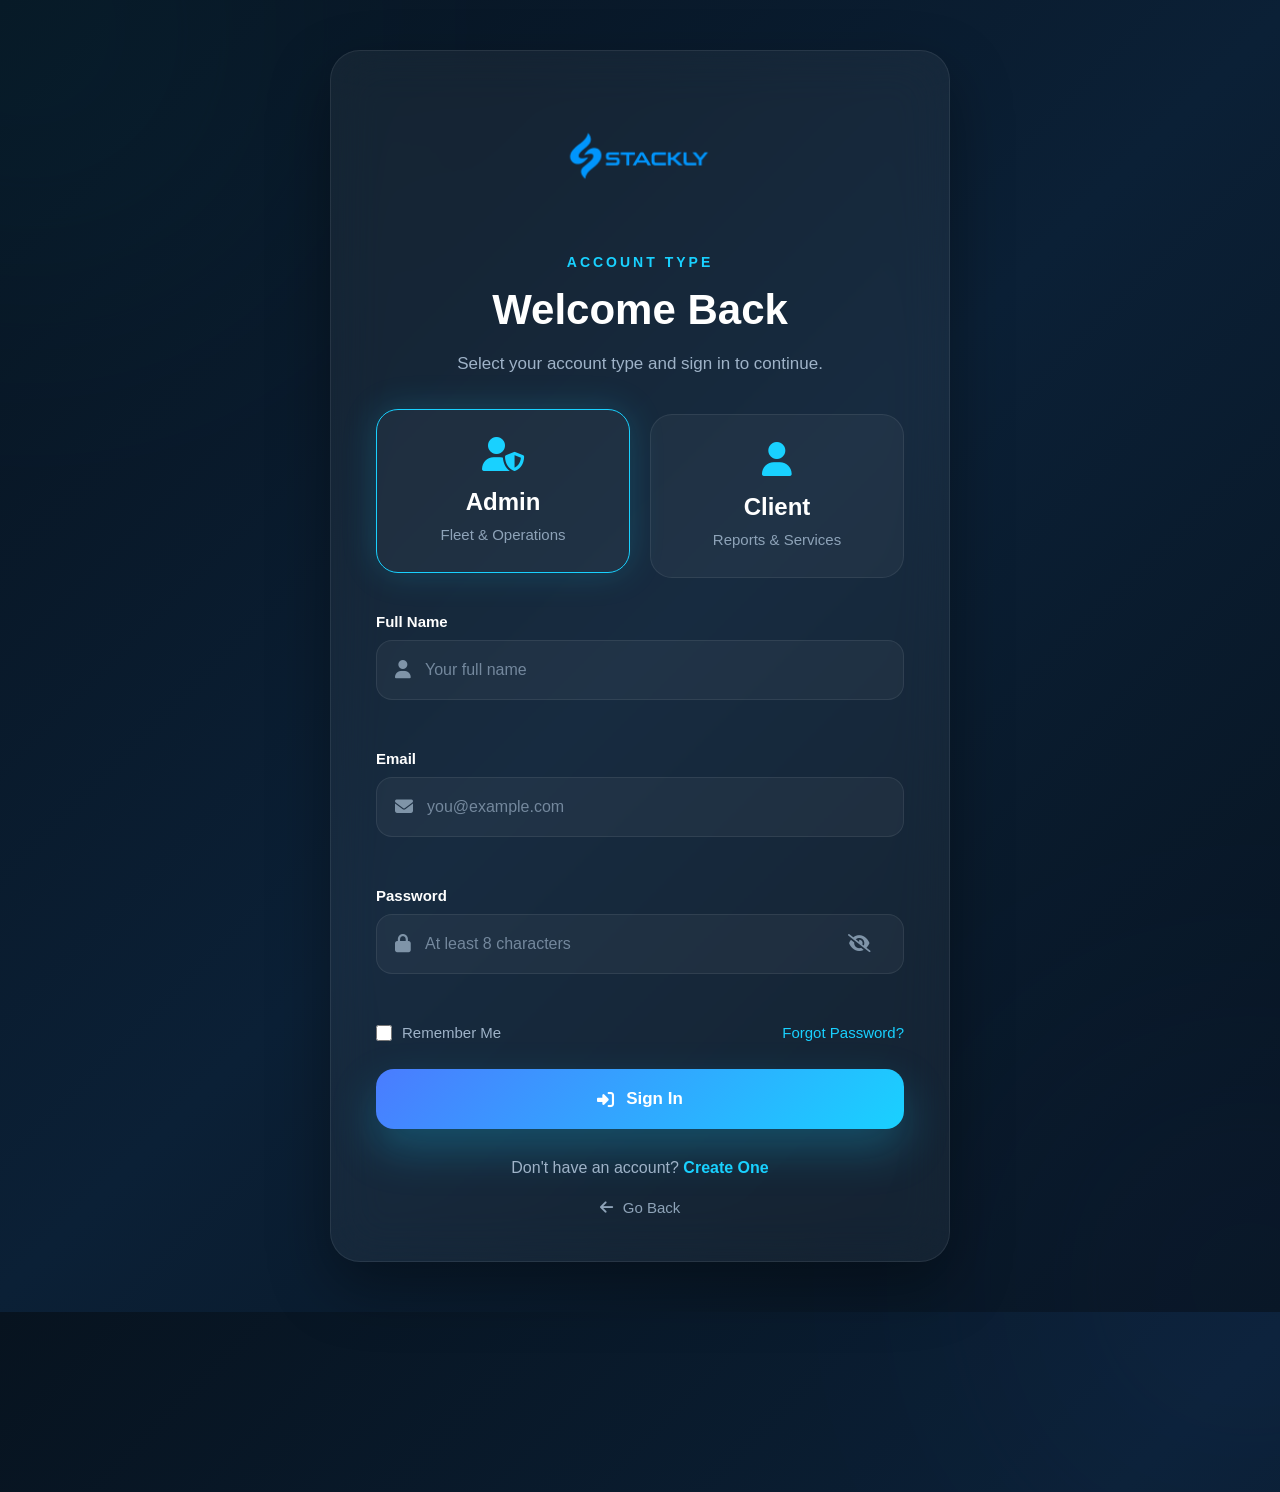
<file: login.html>
<!DOCTYPE html>
<html lang="en">

<head>

    <meta charset="UTF-8">
    <meta name="viewport" content="width=device-width, initial-scale=1.0">

    <title>Stackly | Login</title>

    <link rel="stylesheet" href="css/login.css">

    <link rel="stylesheet"
        href="https://cdnjs.cloudflare.com/ajax/libs/font-awesome/6.7.2/css/all.min.css">

</head>

<body>

    <!--==================================
    LOGIN
    ===================================-->

    <section class="login-section">

        <div class="login-container">

            <!--=========================
            LOGO
            =========================-->

            <a href="index.html" class="login-logo">

                <img src="images/stackly-logo5.webp" alt="Stackly Logo">

            </a>

            <!--=========================
            HEADER
            =========================-->

            <div class="login-header">

                <span class="login-tag">

                    ACCOUNT TYPE

                </span>

                <h1>

                    Welcome Back

                </h1>

                <p>

                    Select your account type and sign in to continue.

                </p>

            </div>

            <!--=========================
            ROLE
            =========================-->

            <div class="role-selector">

                <div class="role-card active"
                    data-role="admin">

                    <i class="fa-solid fa-user-shield"></i>

                    <h3>

                        Admin

                    </h3>

                    <span>

                        Fleet & Operations

                    </span>

                </div>

                <div class="role-card"
                    data-role="client">

                    <i class="fa-solid fa-user"></i>

                    <h3>

                        Client

                    </h3>

                    <span>

                        Reports & Services

                    </span>

                </div>

            </div>

            <!--=========================
            FORM
            =========================-->

            <form id="loginForm" novalidate>

                <!-- Name -->

                <div class="input-group">

                    <label>

                        Full Name

                    </label>

                    <div class="input-box">

                        <i class="fa-solid fa-user"></i>

                        <input
                            type="text"
                            id="fullName"
                            placeholder="Your full name">

                    </div>

                    <small id="nameError"
                        class="error-text"></small>

                </div>

                <!-- Email -->

                <div class="input-group">

                    <label>

                        Email

                    </label>

                    <div class="input-box">

                        <i class="fa-solid fa-envelope"></i>

                        <input
                            type="email"
                            id="email"
                            placeholder="you@example.com">

                    </div>

                    <small id="emailError"
                        class="error-text"></small>

                </div>

                <!-- Password -->

                <div class="input-group">

                    <label>

                        Password

                    </label>

                    <div class="input-box password-box">

                        <i class="fa-solid fa-lock"></i>

                        <input
                            type="password"
                            id="password"
                            placeholder="At least 8 characters">

                        <span
                            class="toggle-password"
                            id="togglePassword">

                            <i class="fa-solid fa-eye-slash"></i>

                        </span>

                    </div>

                    <small id="passwordError"
                        class="error-text"></small>

                </div>

                <!-- Remember -->

                <div class="login-options">

                    <label class="remember-me">

                        <input
                            type="checkbox">

                        Remember Me

                    </label>

                    <a href="404.html">

                        Forgot Password?

                    </a>

                </div>

                <!-- Button -->

                <button
                    type="submit"
                    id="loginBtn"
                    class="login-btn">

                    <i class="fa-solid fa-right-to-bracket"></i>

                    Sign In

                </button>

            </form>

            <!--=========================
            REGISTER
            =========================-->

            <div class="register-text">

                Don't have an account?

                <a href="register.html">

                    Create One

                </a>

            </div>

            <!--=========================
            BACK
            =========================-->

            <a href="index.html"
                class="back-home">

                <i class="fa-solid fa-arrow-left"></i>

                Go Back

            </a>

        </div>

    </section>

    <script src="js/auth.js"></script>

</body>

</html>
</file>
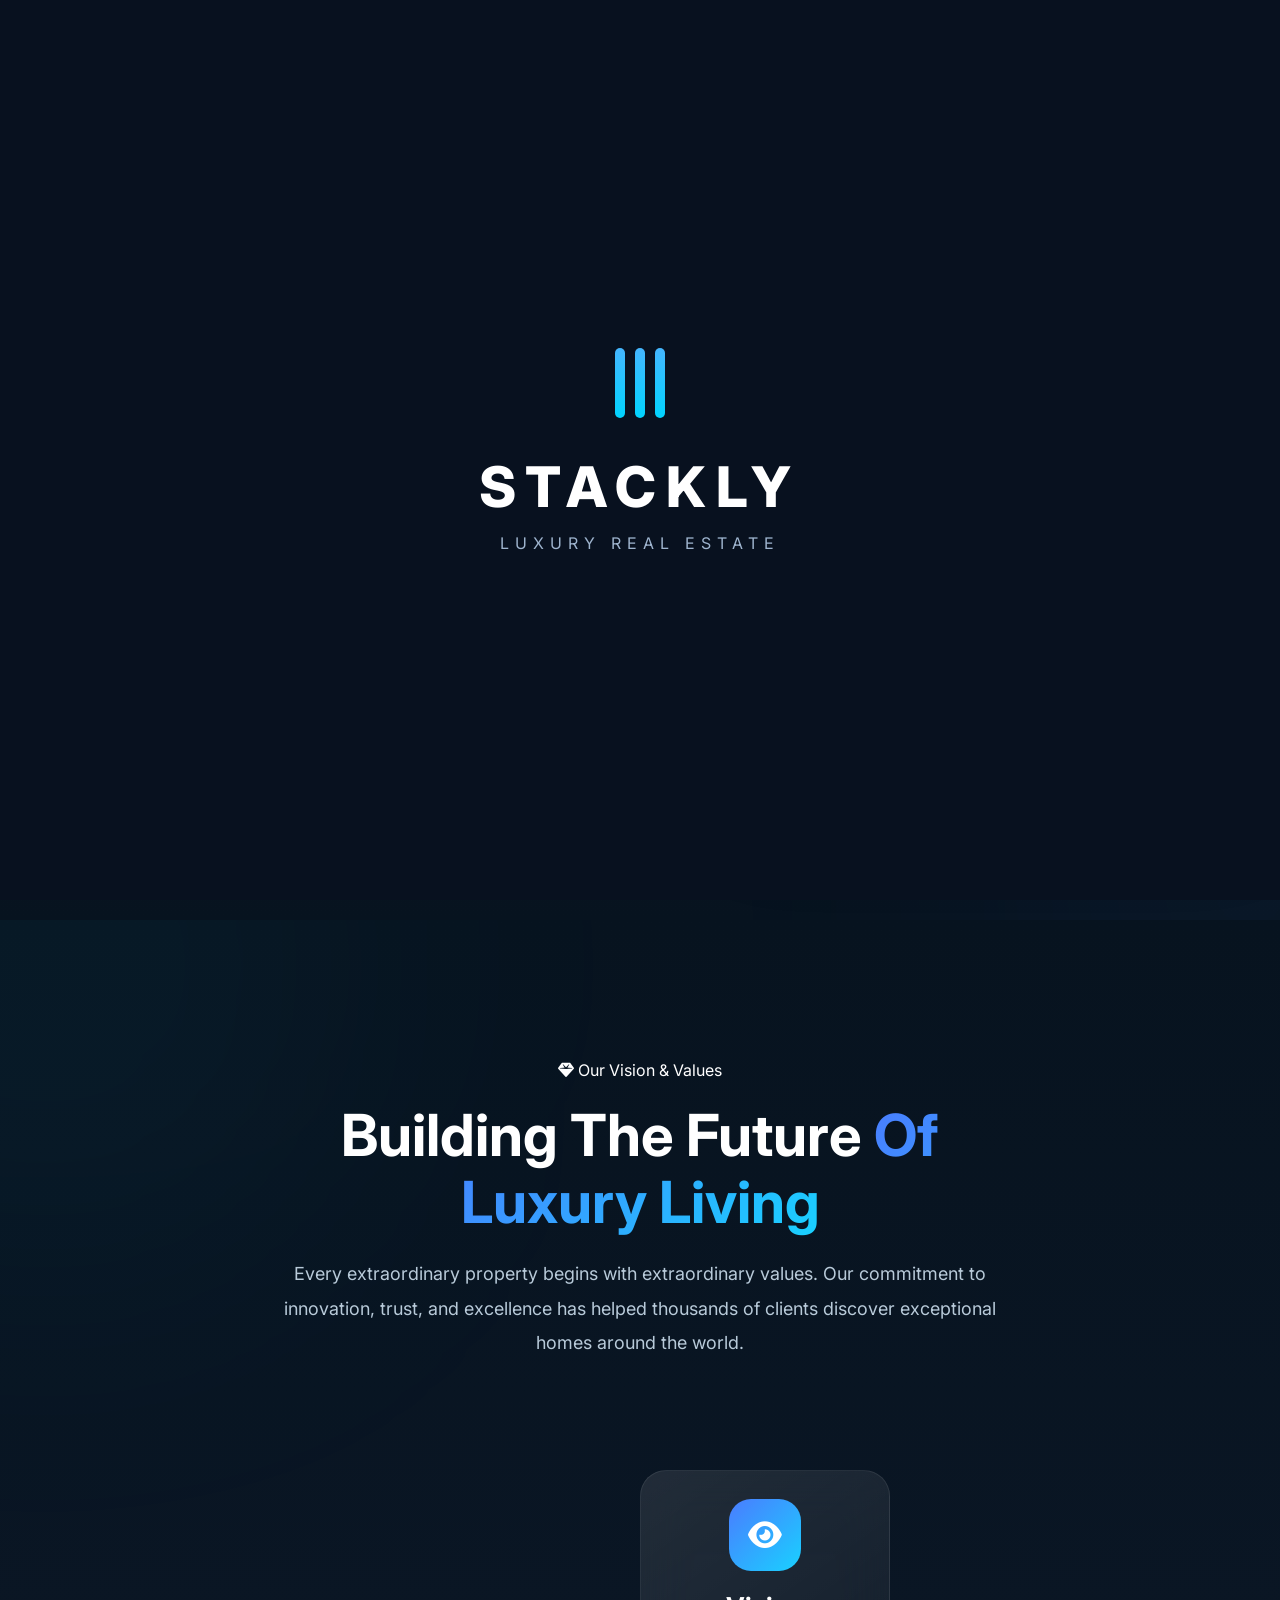
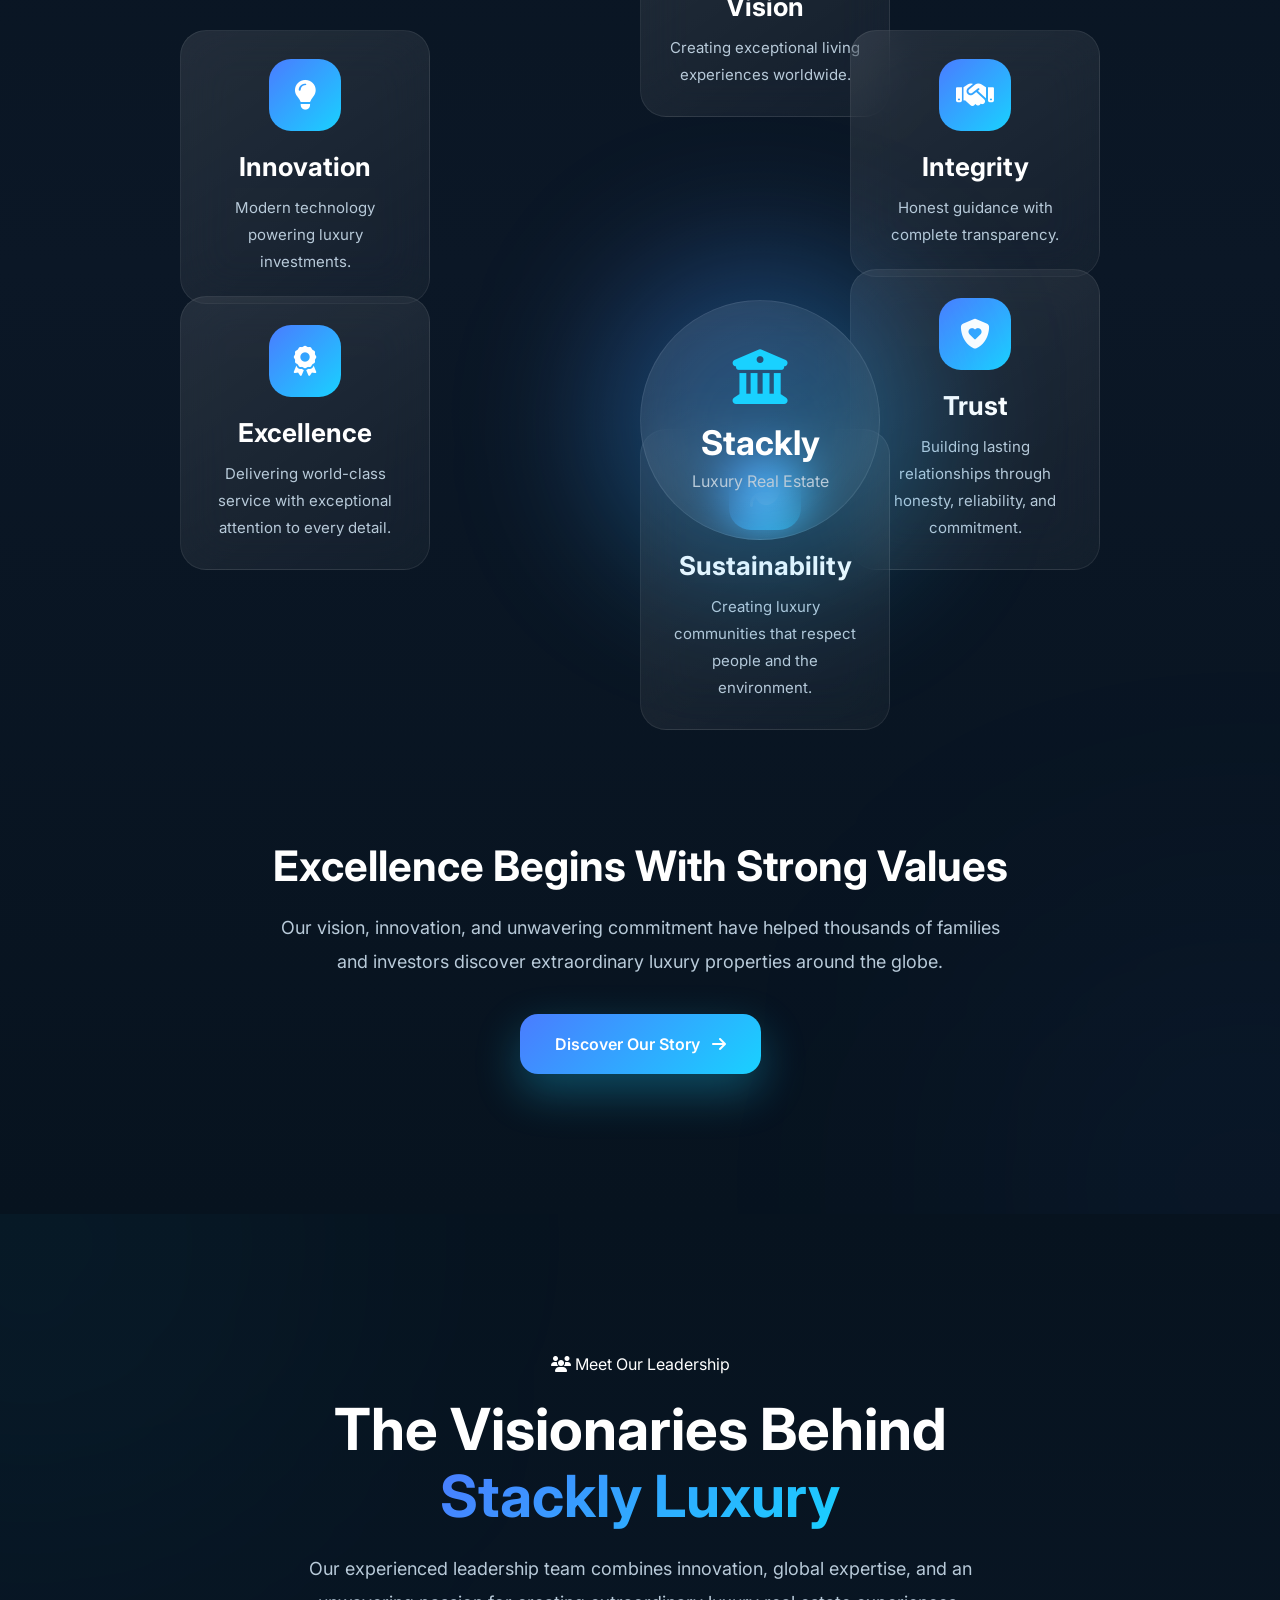
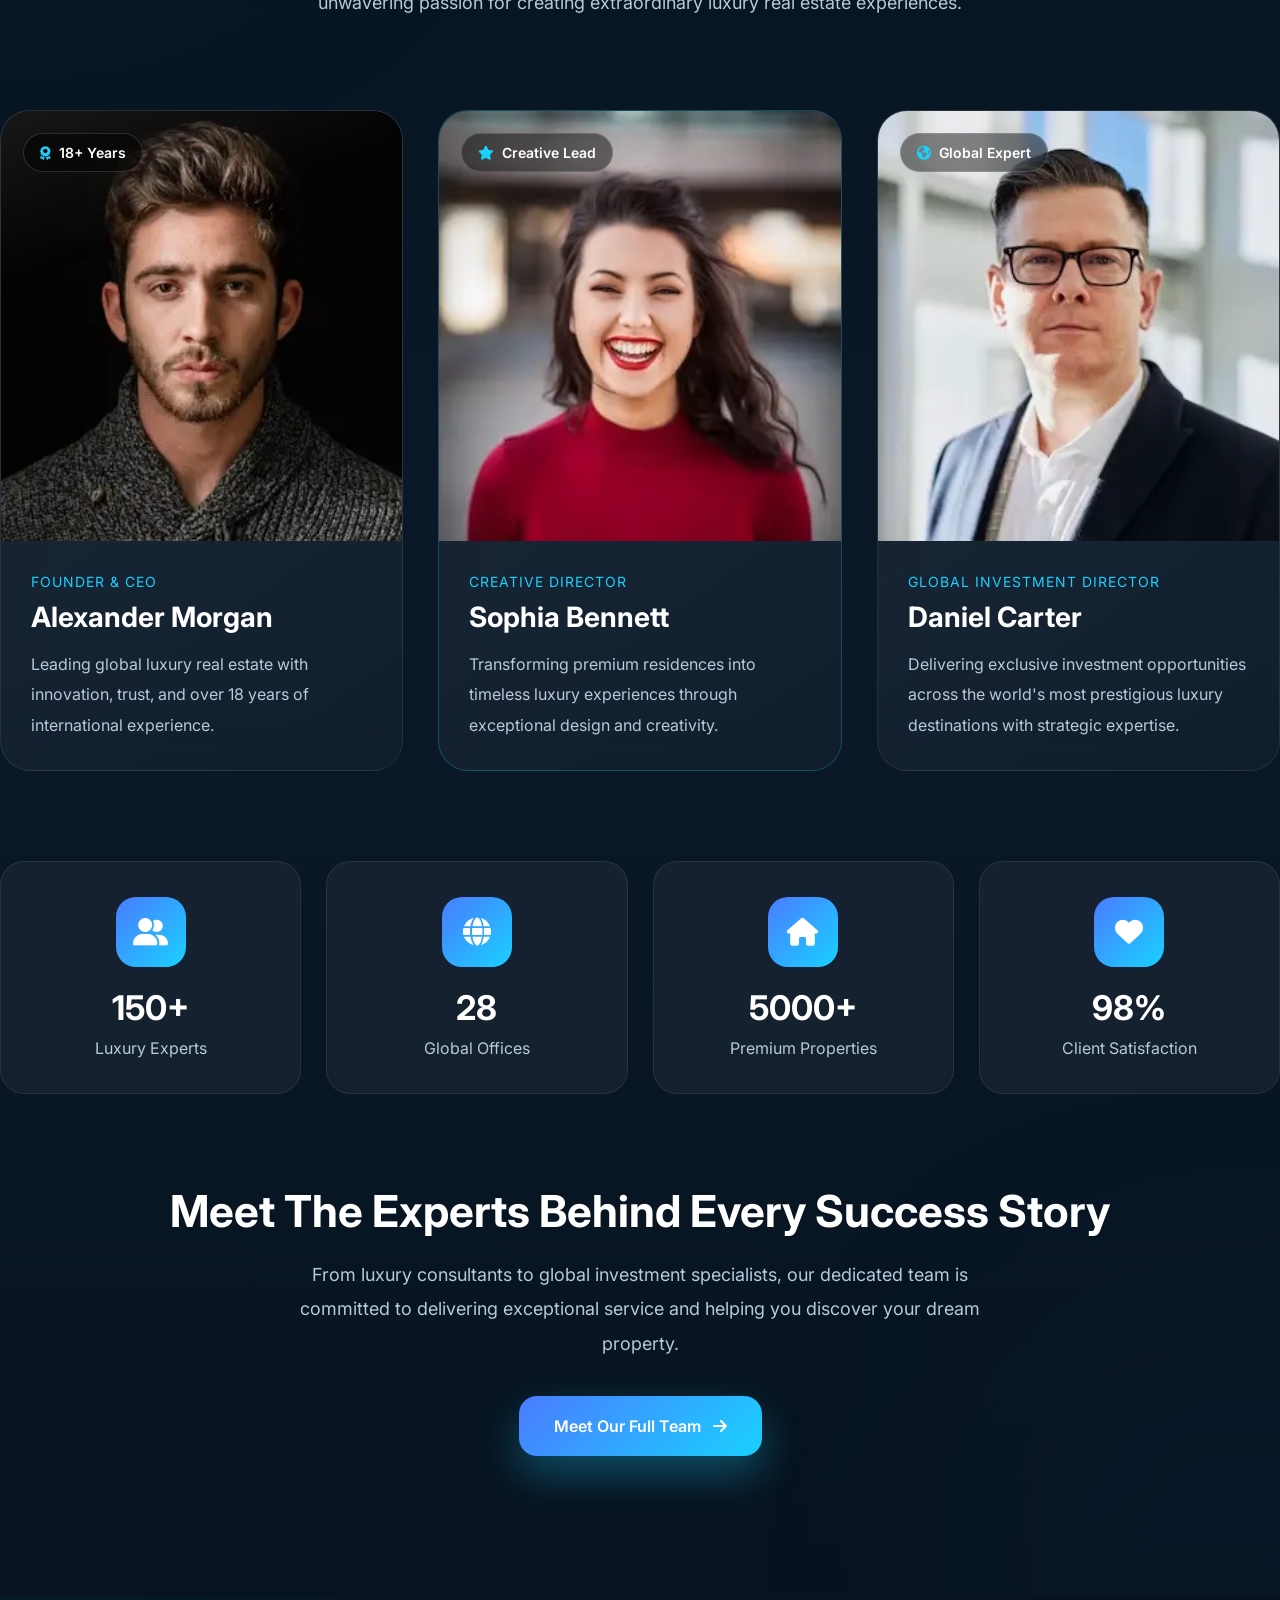
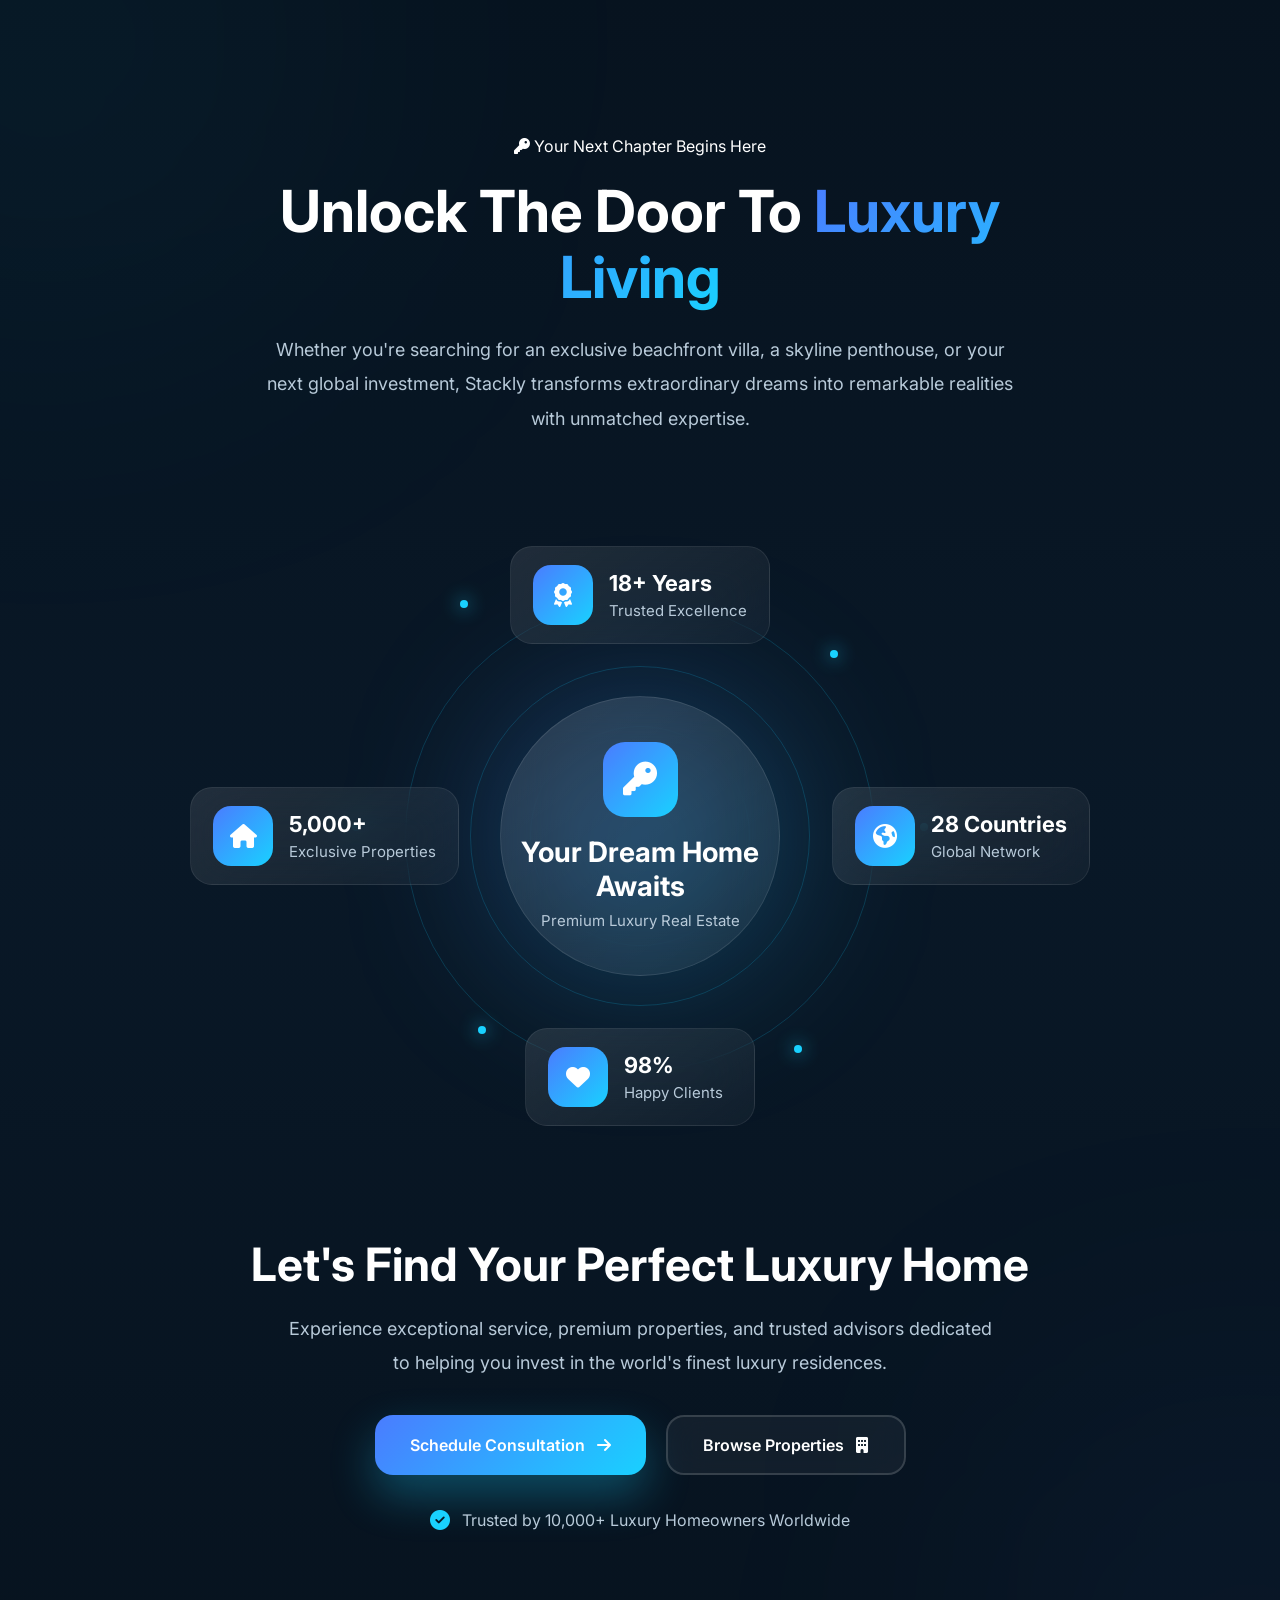
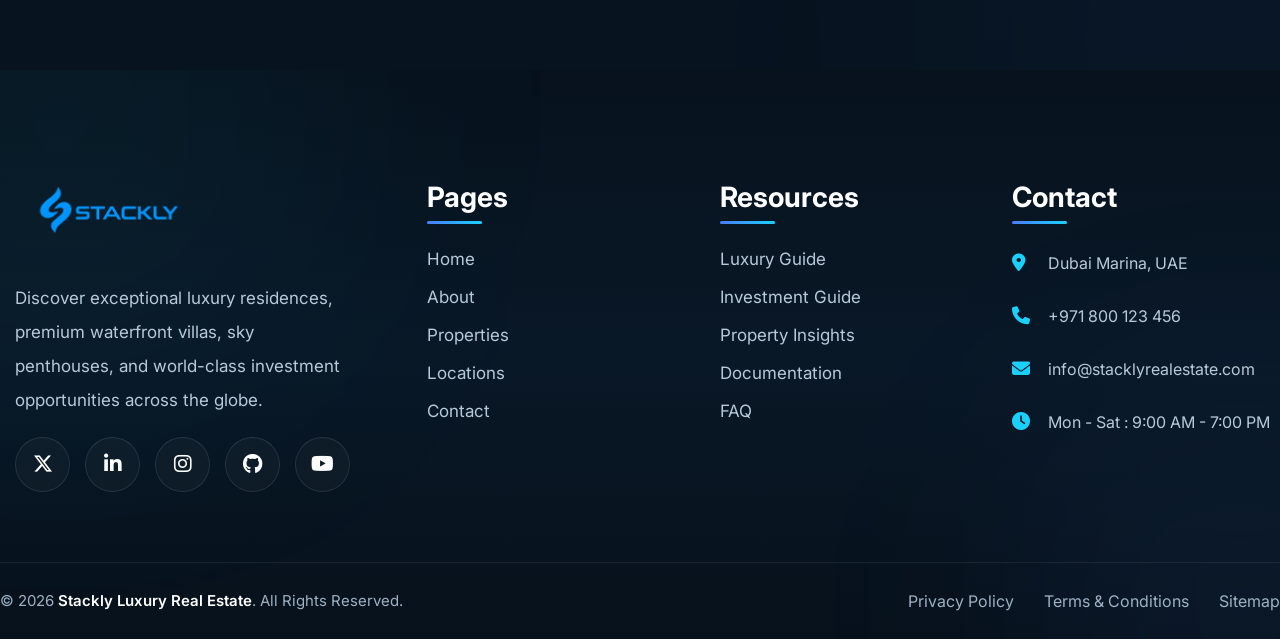
<file: profile.html>
<!DOCTYPE html>
<html lang="en">

<head>

    <meta charset="UTF-8">

    <meta name="viewport" content="width=device-width, initial-scale=1.0">

    <title>Stackly | Luxury Real Estate</title>

    <!-- Google Fonts -->
    <link rel="preconnect" href="https://fonts.googleapis.com">

    <link rel="preconnect" href="https://fonts.gstatic.com" crossorigin>

    <link href="https://fonts.googleapis.com/css2?family=Inter:wght@300;400;500;600;700&family=Playfair+Display:wght@500;600;700;800&display=swap" rel="stylesheet">

    <!-- Font Awesome -->
    <link rel="stylesheet"
        href="https://cdnjs.cloudflare.com/ajax/libs/font-awesome/6.7.2/css/all.min.css">

    <!-- CSS -->
    <link rel="stylesheet" href="css/global.css">
    <link rel="stylesheet" href="css/profile.css">

</head>

<body>

<!--==========================
        LOADER
===========================-->

<div id="loader">

    <div class="loader-wrapper">

        <div class="loader-icon">

            <span></span>
            <span></span>
            <span></span>

        </div>

        <h1>STACKLY</h1>

        <p>Luxury Real Estate</p>

    </div>

</div>

<!--==========================
        HEADER
===========================-->

<header class="header">

    <nav class="navbar">

        <!-- Logo -->

        <a href="index.html" class="logo">

            <img src="images/stackly-logo5.webp"
                class="logo-image"
                alt="Stackly Logo">

        </a>

        <!-- Desktop Menu -->

        <ul class="nav-links">

            <li>

                <a href="index.html">

                    <i class="fa-solid fa-house"></i>

                    Home

                </a>

            </li>

            <li>

                <a href="profile.html"class="active">

                    <i class="fa-solid fa-user-group"></i>

                    Profile

                </a>

            </li>

            <li>

                <a href="blog.html">

                    <i class="fa-solid fa-building"></i>

                    Properties

                </a>

            </li>

            <li>

                <a href="journal.html">

                    <i class="fa-solid fa-book-open"></i>

                    Journal

                </a>

            </li>

            <li>

                <a href="contact.html">

                    <i class="fa-solid fa-envelope"></i>

                    Contact

                </a>

            </li>

        </ul>

        <!-- Right Side -->

        <div class="nav-right">

            <a href="login.html" class="login-btn">

                <i class="fa-regular fa-user"></i>

                Login

            </a>

            <!-- Mobile Toggle -->

            <button id="menuToggle"
                class="menu-toggle">

                <span></span>
                <span></span>
                <span></span>

            </button>

        </div>

    </nav>

</header>

<!--==========================
    MOBILE OVERLAY
===========================-->

<div id="menuOverlay" class="menu-overlay"></div>

<!--==========================
    MOBILE MENU
===========================-->

<aside id="mobileMenu"
    class="mobile-menu">

    <div class="mobile-top">

        <a href="index.html">

            <img src="images/stackly-logo5.webp"
                class="mobile-logo"
                alt="Stackly">

        </a>

    </div>

    <div class="mobile-links">

        <a href="index.html">

            <i class="fa-solid fa-house"></i>

            Home

        </a>

        <a href="profile.html"class="active">

            <i class="fa-solid fa-user-group"></i>

            Profile

        </a>

        <a href="blog.html">

            <i class="fa-solid fa-building"></i>

            Properties

        </a>

        <a href="journal.html">

            <i class="fa-solid fa-book-open"></i>

            Journal

        </a>

        <a href="contact.html">

            <i class="fa-solid fa-envelope"></i>

            Contact

        </a>

        <a href="login.html">

            <i class="fa-regular fa-user"></i>

            Login

        </a>

    </div>

</aside>


<!--==================================
ABOUT HERO
===================================-->

<section class="about-hero">

    <div class="container">

        <div class="about-hero-wrapper">

            <div class="about-left">

                <span class="section-tag">

                    <i class="fa-solid fa-crown"></i>

                    About Stackly Luxury

                </span>

                <h1>

                    Building
                    <span>Exceptional Luxury</span>
                    Living Experiences

                </h1>

                <p>

                    We specialize in connecting discerning buyers with
                    extraordinary residences across the world's most
                    prestigious destinations, delivering excellence,
                    trust, and timeless luxury.

                </p>

                <div class="about-buttons">

                    <a href="404.html" class="btn-primary">

                        Meet Our Experts

                    </a>

                    <a href="404.html" class="btn-secondary">

                        View Portfolio

                    </a>

                </div>
                            </div>

            <!--=========================
            RIGHT SIDE
            =========================-->

            <div class="about-right">

                <div class="about-image-wrapper">

                    <!-- Background Glow -->

                    <div class="about-glow"></div>

                    <!-- Main Image -->

                    <img src="images/house-clients.webp"
                         alt="Luxury Real Estate"
                         class="about-main-image">

                    <!-- Floating Card 1 -->

                    <div class="about-card card-one">

                        <div class="card-icon">

                            <i class="fa-solid fa-award"></i>

                        </div>

                        <div>

                            <h4>15+ Years</h4>

                            <span>Luxury Excellence</span>

                        </div>

                    </div>

                    <!-- Floating Card 2 -->

                    <div class="about-card card-two">

                        <div class="card-icon">

                            <i class="fa-solid fa-earth-americas"></i>

                        </div>

                        <div>

                            <h4>25 Countries</h4>

                            <span>Global Presence</span>

                        </div>

                    </div>

                    <!-- Floating Card 3 -->

                    <div class="about-card card-three">

                        <div class="card-icon">

                            <i class="fa-solid fa-house-chimney"></i>

                        </div>

                        <div>

                            <h4>5,000+</h4>

                            <span>Luxury Properties</span>

                        </div>

                    </div>

                    <!-- Floating Card 4 -->

                    <div class="about-card card-four">

                        <div class="card-icon">

                            <i class="fa-solid fa-star"></i>

                        </div>

                        <div>

                            <h4>4.9 Rating</h4>

                            <span>Client Satisfaction</span>

                        </div>

                    </div>

                </div>

            </div>

        </div>

    </div>

</section>

<!--==================================
VISION & VALUES
===================================-->

<section class="values-section">

    <div class="container">

        <div class="values-header">

            <span class="section-tag">

                <i class="fa-solid fa-gem"></i>

                Our Vision & Values

            </span>

            <h2>

                Building The Future
                <span>Of Luxury Living</span>

            </h2>

            <p>

                Every extraordinary property begins with extraordinary
                values. Our commitment to innovation, trust, and
                excellence has helped thousands of clients discover
                exceptional homes around the world.

            </p>

        </div>

        <!--=========================
        VALUES ORBIT
        =========================-->

        <div class="values-orbit">

            <!-- Center Circle -->

            <div class="values-center">

                <div class="center-glow"></div>

                <div class="center-content">

                    <i class="fa-solid fa-building-columns"></i>

                    <h3>Stackly</h3>

                    <span>Luxury Real Estate</span>

                </div>

            </div>

            <!-- Vision -->

            <div class="value-card vision">

                <div class="value-icon">

                    <i class="fa-solid fa-eye"></i>

                </div>

                <h4>Vision</h4>

                <p>

                    Creating exceptional living
                    experiences worldwide.

                </p>

            </div>

            <!-- Innovation -->

            <div class="value-card innovation">

                <div class="value-icon">

                    <i class="fa-solid fa-lightbulb"></i>

                </div>

                <h4>Innovation</h4>

                <p>

                    Modern technology powering
                    luxury investments.

                </p>

            </div>

            <!-- Integrity -->

            <div class="value-card integrity">

                <div class="value-icon">

                    <i class="fa-solid fa-handshake"></i>

                </div>

                <h4>Integrity</h4>

                <p>

                    Honest guidance with complete
                    transparency.

                </p>

            </div>
                        <!--=========================
            EXCELLENCE
            =========================-->

            <div class="value-card excellence">

                <div class="value-icon">

                    <i class="fa-solid fa-award"></i>

                </div>

                <h4>Excellence</h4>

                <p>

                    Delivering world-class service with
                    exceptional attention to every detail.

                </p>

            </div>

            <!--=========================
            TRUST
            =========================-->

            <div class="value-card trust">

                <div class="value-icon">

                    <i class="fa-solid fa-shield-heart"></i>

                </div>

                <h4>Trust</h4>

                <p>

                    Building lasting relationships through
                    honesty, reliability, and commitment.

                </p>

            </div>

            <!--=========================
            SUSTAINABILITY
            =========================-->

            <div class="value-card sustainability">

                <div class="value-icon">

                    <i class="fa-solid fa-leaf"></i>

                </div>

                <h4>Sustainability</h4>

                <p>

                    Creating luxury communities that
                    respect people and the environment.

                </p>

            </div>

        </div>

        <!--=========================
        CTA
        =========================-->

        <div class="values-cta">

            <h3>

                Excellence Begins With Strong Values

            </h3>

            <p>

                Our vision, innovation, and unwavering commitment have
                helped thousands of families and investors discover
                extraordinary luxury properties around the globe.

            </p>

            <a href="404.html" class="values-btn">

                Discover Our Story

                <i class="fa-solid fa-arrow-right"></i>

            </a>

        </div>

    </div>

</section>


<!--==================================
LEADERSHIP TEAM
===================================-->

<section class="team-section">

    <div class="container">

        <div class="team-header">

            <span class="section-tag">

                <i class="fa-solid fa-users"></i>

                Meet Our Leadership

            </span>

            <h2>

                The Visionaries Behind
                <span>Stackly Luxury</span>

            </h2>

            <p>

                Our experienced leadership team combines innovation,
                global expertise, and an unwavering passion for creating
                extraordinary luxury real estate experiences.

            </p>

        </div>

        <div class="team-grid">

            <!--=========================
            TEAM MEMBER 1
            =========================-->

            <div class="team-card">

                <div class="team-image">

                    <img src="images/client6.webp"
                         alt="Alexander Morgan">

                    <span class="experience">

                        <i class="fa-solid fa-award"></i>

                        18+ Years

                    </span>

                    <div class="team-overlay">

                        <div class="team-social">

                            <a href="404.html">

                                <i class="fa-brands fa-linkedin-in"></i>

                            </a>

                            <a href="404.html">

                                <i class="fa-brands fa-x-twitter"></i>

                            </a>

                            <a href="404.html">

                                <i class="fa-solid fa-envelope"></i>

                            </a>

                        </div>

                    </div>

                </div>

                <div class="team-content">

                    <span class="team-role">

                        Founder & CEO

                    </span>

                    <h3>

                        Alexander Morgan

                    </h3>

                    <p>

                        Leading global luxury real estate with innovation,
                        trust, and over 18 years of international
                        experience.

                    </p>

                </div>

            </div>

            <!--=========================
            TEAM MEMBER 2
            =========================-->

            <div class="team-card featured">

                <div class="team-image">

                    <img src="images/client5.webp"
                         alt="Sophia Bennett">

                    <span class="experience">

                        <i class="fa-solid fa-star"></i>

                        Creative Lead

                    </span>

                    <div class="team-overlay">

                        <div class="team-social">

                            <a href="404.html">

                                <i class="fa-brands fa-linkedin-in"></i>

                            </a>

                            <a href="404.html">

                                <i class="fa-brands fa-instagram"></i>

                            </a>

                            <a href="404.html">

                                <i class="fa-solid fa-envelope"></i>

                            </a>

                        </div>

                    </div>

                </div>

                <div class="team-content">

                    <span class="team-role">

                        Creative Director

                    </span>

                    <h3>

                        Sophia Bennett

                    </h3>

                    <p>

                        Transforming premium residences into timeless
                        luxury experiences through exceptional design and
                        creativity.

                    </p>

                </div>

            </div>
                        <!--=========================
            TEAM MEMBER 3
            =========================-->

            <div class="team-card">

                <div class="team-image">

                    <img src="images/client4.webp"
                         alt="Daniel Carter">

                    <span class="experience">

                        <i class="fa-solid fa-earth-americas"></i>

                        Global Expert

                    </span>

                    <div class="team-overlay">

                        <div class="team-social">

                            <a href="404.html">

                                <i class="fa-brands fa-linkedin-in"></i>

                            </a>

                            <a href="404.html">

                                <i class="fa-brands fa-facebook-f"></i>

                            </a>

                            <a href="404.html">

                                <i class="fa-solid fa-envelope"></i>

                            </a>

                        </div>

                    </div>

                </div>

                <div class="team-content">

                    <span class="team-role">

                        Global Investment Director

                    </span>

                    <h3>

                        Daniel Carter

                    </h3>

                    <p>

                        Delivering exclusive investment opportunities
                        across the world's most prestigious luxury
                        destinations with strategic expertise.

                    </p>

                </div>

            </div>

        </div>

        <!--==================================
        TEAM HIGHLIGHTS
        ===================================-->

        <div class="team-highlights">

            <div class="highlight-box">

                <div class="highlight-icon">

                    <i class="fa-solid fa-user-group"></i>

                </div>

                <h3>150+</h3>

                <span>Luxury Experts</span>

            </div>

            <div class="highlight-box">

                <div class="highlight-icon">

                    <i class="fa-solid fa-globe"></i>

                </div>

                <h3>28</h3>

                <span>Global Offices</span>

            </div>

            <div class="highlight-box">

                <div class="highlight-icon">

                    <i class="fa-solid fa-house"></i>

                </div>

                <h3>5000+</h3>

                <span>Premium Properties</span>

            </div>

            <div class="highlight-box">

                <div class="highlight-icon">

                    <i class="fa-solid fa-heart"></i>

                </div>

                <h3>98%</h3>

                <span>Client Satisfaction</span>

            </div>

        </div>

        <!--==================================
        CTA
        ===================================-->

        <div class="team-cta">

            <h3>

                Meet The Experts Behind Every Success Story

            </h3>

            <p>

                From luxury consultants to global investment specialists,
                our dedicated team is committed to delivering exceptional
                service and helping you discover your dream property.

            </p>

            <a href="404.html" class="team-btn">

                Meet Our Full Team

                <i class="fa-solid fa-arrow-right"></i>

            </a>

        </div>

    </div>

</section>


<!--==================================
START YOUR LUXURY JOURNEY
===================================-->

<section class="journey-section">

    <div class="container">

        <div class="journey-header">

            <span class="section-tag">

                <i class="fa-solid fa-key"></i>

                Your Next Chapter Begins Here

            </span>

            <h2>

                Unlock The Door To
                <span>Luxury Living</span>

            </h2>

            <p>

                Whether you're searching for an exclusive beachfront villa,
                a skyline penthouse, or your next global investment,
                Stackly transforms extraordinary dreams into remarkable
                realities with unmatched expertise.

            </p>

        </div>

        <!--==================================
        JOURNEY SHOWCASE
        ===================================-->

        <div class="journey-showcase">

            <!-- Animated Rings -->

            <div class="ring ring-one"></div>

            <div class="ring ring-two"></div>

            <div class="ring ring-three"></div>

            <!-- Glow -->

            <div class="journey-glow"></div>

            <!-- Center -->

            <div class="journey-center">

                <div class="journey-icon">

                    <i class="fa-solid fa-key"></i>

                </div>

                <h3>

                    Your Dream Home
                    Awaits

                </h3>

                <span>

                    Premium Luxury Real Estate

                </span>

            </div>

            <!-- Floating Card -->

            <div class="journey-card card-left">

                <i class="fa-solid fa-house"></i>

                <div>

                    <h4>

                        5,000+

                    </h4>

                    <span>

                        Exclusive Properties

                    </span>

                </div>

            </div>

            <!-- Floating Card -->

            <div class="journey-card card-right">

                <i class="fa-solid fa-earth-americas"></i>

                <div>

                    <h4>

                        28 Countries

                    </h4>

                    <span>

                        Global Network

                    </span>

                </div>

            </div>
                        <!--=========================
            FLOATING CARD
            =========================-->

            <div class="journey-card card-top">

                <i class="fa-solid fa-award"></i>

                <div>

                    <h4>

                        18+ Years

                    </h4>

                    <span>

                        Trusted Excellence

                    </span>

                </div>

            </div>

            <!--=========================
            FLOATING CARD
            =========================-->

            <div class="journey-card card-bottom">

                <i class="fa-solid fa-heart"></i>

                <div>

                    <h4>

                        98%

                    </h4>

                    <span>

                        Happy Clients

                    </span>

                </div>

            </div>

            <!--=========================
            SPARKLES
            =========================-->

            <span class="spark spark1"></span>
            <span class="spark spark2"></span>
            <span class="spark spark3"></span>
            <span class="spark spark4"></span>
            <span class="spark spark5"></span>
            <span class="spark spark6"></span>

        </div>

        <!--=========================
        CTA
        =========================-->

        <div class="journey-cta">

            <h3>

                Let's Find Your Perfect Luxury Home

            </h3>

            <p>

                Experience exceptional service, premium properties,
                and trusted advisors dedicated to helping you invest
                in the world's finest luxury residences.

            </p>

            <div class="journey-buttons">

                <a href="contact.html" class="journey-btn primary-btn">

                    Schedule Consultation

                    <i class="fa-solid fa-arrow-right"></i>

                </a>

                <a href="properties.html" class="journey-btn secondary-btn">

                    Browse Properties

                    <i class="fa-solid fa-building"></i>

                </a>

            </div>

            <div class="journey-trust">

                <i class="fa-solid fa-circle-check"></i>

                <span>

                    Trusted by 10,000+ Luxury Homeowners Worldwide

                </span>

            </div>

        </div>

    </div>

</section>



<!--==================================
FOOTER
===================================-->

<footer class="footer">

    <div class="container">

        <div class="footer-top">

            <!--=========================
            COMPANY
            ==========================-->

            <div class="footer-about">

                <a href="index.html" class="footer-logo">

                    <img src="images/stackly-logo5.webp" alt="Stackly Logo">

                </a>

                <p>

                    Discover exceptional luxury residences, premium
                    waterfront villas, sky penthouses, and world-class
                    investment opportunities across the globe.

                </p>

                <div class="footer-social">

                    <a href="404.html">

                        <i class="fa-brands fa-x-twitter"></i>

                    </a>

                    <a href="404.html">

                        <i class="fa-brands fa-linkedin-in"></i>

                    </a>

                    <a href="404.html">

                        <i class="fa-brands fa-instagram"></i>

                    </a>

                    <a href="404.html">

                        <i class="fa-brands fa-github"></i>

                    </a>

                    <a href="404.html">

                        <i class="fa-brands fa-youtube"></i>

                    </a>

                </div>

            </div>

            <!--=========================
            PAGES
            ==========================-->

            <div class="footer-links">

                <h3>

                    Pages

                </h3>

                <ul>

                    <li>

                        <a href="index.html">

                            Home

                        </a>

                    </li>

                    <li>

                        <a href="about.html">

                            About

                        </a>

                    </li>

                    <li>

                        <a href="blog.html">

                            Properties

                        </a>

                    </li>

                    <li>

                        <a href="locations.html">

                            Locations

                        </a>

                    </li>

                    <li>

                        <a href="contact.html">

                            Contact

                        </a>

                    </li>

                </ul>

            </div>
                        <!--=========================
            RESOURCES
            ==========================-->

            <div class="footer-links">

                <h3>

                    Resources

                </h3>

                <ul>

                    <li>

                        <a href="404.html">

                            Luxury Guide

                        </a>

                    </li>

                    <li>

                        <a href="404.html">

                            Investment Guide

                        </a>

                    </li>

                    <li>

                        <a href="404.html">

                            Property Insights

                        </a>

                    </li>

                    <li>

                        <a href="404.html">

                            Documentation

                        </a>

                    </li>

                    <li>

                        <a href="404.html">

                            FAQ

                        </a>

                    </li>

                </ul>

            </div>

            <!--=========================
            CONTACT
            ==========================-->

            <div class="footer-contact">

                <h3>

                    Contact

                </h3>

                <ul>

                    <li>

                        <i class="fa-solid fa-location-dot"></i>

                        <span>

                            Dubai Marina, UAE

                        </span>

                    </li>

                    <li>

                        <i class="fa-solid fa-phone"></i>

                        <span>

                            +971 800 123 456

                        </span>

                    </li>

                    <li>

                        <i class="fa-solid fa-envelope"></i>

                        <span>

                            info@stacklyrealestate.com

                        </span>

                    </li>

                    <li>

                        <i class="fa-solid fa-clock"></i>

                        <span>

                            Mon - Sat : 9:00 AM - 7:00 PM

                        </span>

                    </li>

                </ul>

            </div>

        </div>

        <!--=========================
        FOOTER BOTTOM
        ==========================-->

        <div class="footer-bottom">

            <p>

                © 2026 <strong>Stackly Luxury Real Estate</strong>.
                All Rights Reserved.

            </p>

            <div class="footer-bottom-links">

                <a href="404.html">

                    Privacy Policy

                </a>

                <a href="404.html">

                    Terms & Conditions

                </a>

                <a href="404.html">

                    Sitemap

                </a>

            </div>

        </div>

    </div>

    <!--=========================
    SCROLL TO TOP
    ==========================-->

    <button class="scroll-top">

        <i class="fa-solid fa-arrow-up"></i>

    </button>

</footer>



</main>

<!--==========================
        JS
===========================-->

<script src="js/global.js"></script>
<script src="js/profile.js"></script>

</body>

</html>
</file>
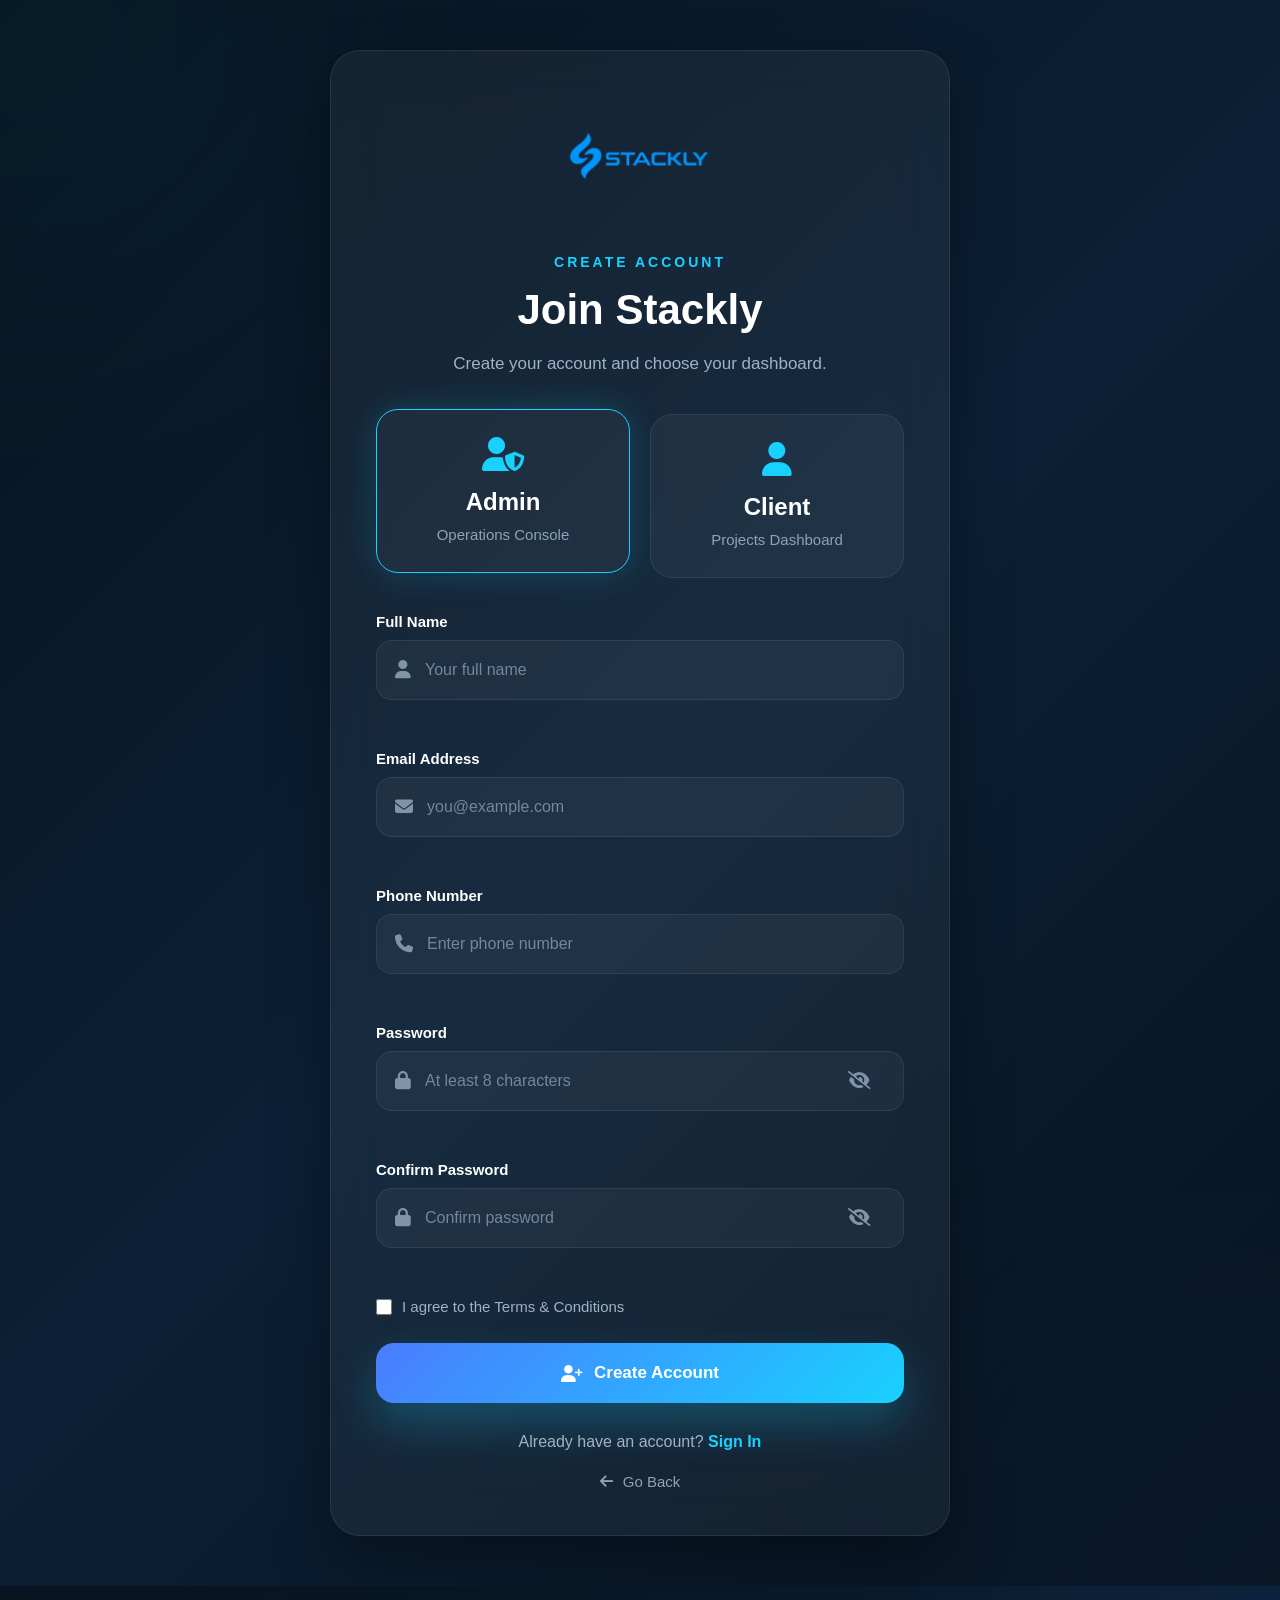
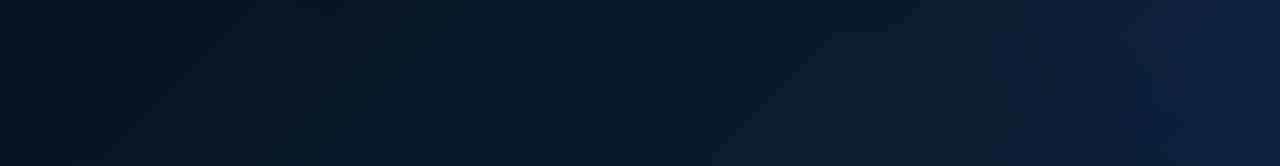
<file: register.html>
<!DOCTYPE html>
<html lang="en">

<head>

    <meta charset="UTF-8">
    <meta name="viewport" content="width=device-width, initial-scale=1.0">

    <title>Stackly | Create Account</title>

    <link rel="stylesheet" href="css/login.css">

    <link rel="stylesheet"
        href="https://cdnjs.cloudflare.com/ajax/libs/font-awesome/6.7.2/css/all.min.css">

</head>

<body>

    <!--==================================
    REGISTER
    ===================================-->

    <section class="login-section">

        <div class="login-container">

            <!--=========================
            LOGO
            =========================-->

            <a href="index.html" class="login-logo">

                <img src="images/stackly-logo5.webp" alt="Stackly Logo">

            </a>

            <!--=========================
            HEADER
            =========================-->

            <div class="login-header">

                <span class="login-tag">

                    CREATE ACCOUNT

                </span>

                <h1>

                    Join Stackly

                </h1>

                <p>

                    Create your account and choose your dashboard.

                </p>

            </div>

            <!--=========================
            ROLE SELECTOR
            =========================-->

            <div class="role-selector">

                <div class="role-card active"
                    data-role="admin">

                    <i class="fa-solid fa-user-shield"></i>

                    <h3>Admin</h3>

                    <span>Operations Console</span>

                </div>

                <div class="role-card"
                    data-role="client">

                    <i class="fa-solid fa-user"></i>

                    <h3>Client</h3>

                    <span>Projects Dashboard</span>

                </div>

            </div>

            <!--=========================
            FORM
            =========================-->

            <form id="registerForm" novalidate>

                <!-- Full Name -->

                <div class="input-group">

                    <label>Full Name</label>

                    <div class="input-box">

                        <i class="fa-solid fa-user"></i>

                        <input
                            type="text"
                            id="fullName"
                            placeholder="Your full name">

                    </div>

                    <small id="nameError" class="error-text"></small>

                </div>

                <!-- Email -->

                <div class="input-group">

                    <label>Email Address</label>

                    <div class="input-box">

                        <i class="fa-solid fa-envelope"></i>

                        <input
                            type="email"
                            id="email"
                            placeholder="you@example.com">

                    </div>

                    <small id="emailError" class="error-text"></small>

                </div>

                <!-- Phone -->

                <div class="input-group">

                    <label>Phone Number</label>

                    <div class="input-box">

                        <i class="fa-solid fa-phone"></i>

                        <input
                            type="tel"
                            id="phone"
                            maxlength="10"
                            placeholder="Enter phone number">

                    </div>

                    <small id="phoneError" class="error-text"></small>

                </div>

                <!-- Password -->

                <div class="input-group">

                    <label>Password</label>

                    <div class="input-box password-box">

                        <i class="fa-solid fa-lock"></i>

                        <input
                            type="password"
                            id="password"
                            placeholder="At least 8 characters">

                        <span class="toggle-password"
                            id="togglePassword">

                            <i class="fa-solid fa-eye-slash"></i>

                        </span>

                    </div>

                    <small id="passwordError" class="error-text"></small>

                </div>

                <!-- Confirm Password -->

                <div class="input-group">

                    <label>Confirm Password</label>

                    <div class="input-box password-box">

                        <i class="fa-solid fa-lock"></i>

                        <input
                            type="password"
                            id="confirmPassword"
                            placeholder="Confirm password">

                        <span class="toggle-password"
                            id="toggleConfirmPassword">

                            <i class="fa-solid fa-eye-slash"></i>

                        </span>

                    </div>

                    <small id="confirmPasswordError"
                        class="error-text"></small>

                </div>

                <!-- Terms -->

                <div class="login-options">

                    <label class="remember-me">

                        <input
                            type="checkbox"
                            id="terms">

                        I agree to the Terms & Conditions

                    </label>

                </div>

                <!-- Button -->

                <button
                    type="submit"
                    class="login-btn"
                    id="registerBtn">

                    <i class="fa-solid fa-user-plus"></i>

                    Create Account

                </button>

            </form>

            <!--=========================
            LOGIN LINK
            =========================-->

            <div class="register-text">

                Already have an account?

                <a href="login.html">

                    Sign In

                </a>

            </div>

            <!--=========================
            BACK
            =========================-->

            <a href="index.html"
                class="back-home">

                <i class="fa-solid fa-arrow-left"></i>

                Go Back

            </a>

        </div>

    </section>

    <script src="js/register.js"></script>

</body>

</html>
</file>
<file: css/global.css>
/*==================================================
    GOOGLE FONT
==================================================*/

@import url('https://fonts.googleapis.com/css2?family=Inter:wght@300;400;500;600;700;800&display=swap');

*{
    margin:0;
    padding:0;
    box-sizing:border-box;
}

html{
    scroll-behavior:smooth;
}

body{
    font-family:'Inter',sans-serif;
    background:#eef4fb;
    color:#ffffff;
    overflow-x:hidden;
}

a{
    text-decoration:none;
}

ul{
    list-style:none;
}

img{
    max-width:100%;
    display:block;
}

button{
    border:none;
    background:none;
    cursor:pointer;
}

:root{

    --glass:rgba(18,28,45,.68);

    --glass2:rgba(255,255,255,.08);

    --white:#ffffff;

    --text:#d8e5f6;

    --blue:#45b6fe;

    --cyan:#00d4ff;

    --shadow:
    0 20px 60px rgba(0,0,0,.25);

    --transition:.45s cubic-bezier(.25,1,.5,1);

}

/*==========================================
LOADER
==========================================*/

#loader{

    position:fixed;

    inset:0;

    background:#08111f;

    display:flex;

    justify-content:center;

    align-items:center;

    z-index:999999;

}

.loader-wrapper{

    text-align:center;

}

.loader-icon{

    display:flex;

    justify-content:center;

    gap:10px;

    margin-bottom:35px;

}

.loader-icon span{

    width:10px;

    height:70px;

    border-radius:30px;

    background:linear-gradient(180deg,#45b6fe,#00d4ff);

    animation:loader 1.1s infinite;

}

.loader-icon span:nth-child(2){

    animation-delay:.2s;

}

.loader-icon span:nth-child(3){

    animation-delay:.4s;

}

.loader-wrapper h1{

    font-size:56px;

    font-weight:800;

    letter-spacing:10px;

    color:#fff;

}

.loader-wrapper p{

    color:#9eb4ce;

    letter-spacing:6px;

    text-transform:uppercase;

    margin-top:12px;

}

@keyframes loader{

0%,100%{

transform:scaleY(.5);

}

50%{

transform:scaleY(1.2);

}

}

/*==========================================
HEADER
==========================================*/
.header{
    position:absolute;
    top:0;
    left:0;
    width:100%;
    z-index:999;
    padding:0;
    margin:0;
}

/*==========================================
GLASS NAVBAR
==========================================*/
.navbar{
position:fixed;
    width:100%;

    height:82px;

    display:flex;

    justify-content:space-between;

    align-items:center;

    padding:0 60px;

    background:rgba(24,30,42,.78);

    backdrop-filter:blur(20px);
    -webkit-backdrop-filter:blur(20px);

    border-bottom:1px solid rgba(255,255,255,.08);

    box-shadow:0 8px 35px rgba(0,0,0,.15);

}
/*==========================================
LOGO
==========================================*/

.logo{
    display: flex;
    align-items: center;
    height:80px;
    overflow: hidden;

}
.logo-image{
    display: block;
    height: 110px;   /* Increase logo size */
    width: auto;
    object-fit: contain;
    transition: var(--transition);
    transform: scale(1.15);
}
.logo:hover .logo-image{
    transform: scale(1.05);
}


@media(max-width:768px){
   .logo-image {
        width: 140px !important;
        height: auto !important;
        max-width: none;
    }

    .logo {
        width: auto;
        overflow: visible;
        margin-left: 0;
    }

}


/*==========================================
MENU
==========================================*/

.nav-links{

    display:flex;

    align-items:center;

    gap:45px;

}

.nav-links li{

    position:relative;

}

.nav-links a{

    display:flex;

    align-items:center;

    gap:8px;

    color:var(--text);

    font-size:15px;

    font-weight:500;

    transition:var(--transition);

}

.nav-links a i{

    color:var(--blue);

    font-size:14px;

}

.nav-links a:hover{

    color:#ffffff;

}

.nav-links a::after{

    content:"";

    position:absolute;

    bottom:-10px;

    left:0;

    width:0;

    height:2px;

    background:linear-gradient(90deg,#45b6fe,#00d4ff);

    border-radius:30px;

    transition:var(--transition);

}

.nav-links a:hover::after{

    width:100%;

}

.nav-links .active{

    color:#fff;

}

.nav-links .active::after{

    width:100%;

}



/*==========================================
RIGHT SIDE
==========================================*/

.nav-right{

    display:flex;

    align-items:center;

    gap:18px;

}

/*==========================================
LOGIN BUTTON
==========================================*/

.login-btn{

    display:flex;

    align-items:center;

    gap:10px;

    padding:14px 28px;

    border-radius:14px;

    background:linear-gradient(
    135deg,
    #3b82f6,
    #06b6d4);

    color:#fff;

    font-weight:600;

    transition:var(--transition);

    box-shadow:
    0 15px 40px rgba(59,130,246,.35);

}

.login-btn:hover{

    transform:translateY(-4px);

    box-shadow:
    0 22px 50px rgba(6,182,212,.45);

}

.login-btn i{

    font-size:15px;

}

/*==========================================
HAMBURGER
==========================================*/

.menu-toggle{

    display:none;

}


/*==========================================
MOBILE DRAWER
==========================================*/

.mobile-menu{

    position:fixed;

    top:0;

    left:-100%;

    width:320px;

    max-width:85%;

    height:100vh;

    background:rgba(15,23,42,.95);

    backdrop-filter:blur(30px);

    -webkit-backdrop-filter:blur(30px);

    border-right:1px solid rgba(255,255,255,.08);

    box-shadow:0 20px 60px rgba(0,0,0,.35);

    transition:.55s cubic-bezier(.25,1,.5,1);

    z-index:9999;

    overflow-y:auto;

}

.mobile-menu.active{

    left:0;

}

.mobile-top{

    padding:28px;

    border-bottom:1px solid rgba(255,255,255,.08);

}

.mobile-logo{

    width:170px;

}

.mobile-links{

    display:flex;

    flex-direction:column;

    padding:25px;

}

.mobile-links a{

    display:flex;

    align-items:center;

    gap:15px;

    padding:18px 15px;

    margin-bottom:10px;

    color:#dbeafe;

    border-radius:14px;

    opacity:0;

    transform:translateX(-30px);

    transition:.45s;

}

.mobile-links a i{

    width:22px;

    color:#38bdf8;

    font-size:18px;

}
.mobile-links a:hover:not(.active){

    background:rgba(255,255,255,.08);

    color:#fff;

    transform:translateX(8px);

}

.mobile-menu.active .mobile-links a{

    opacity:1;

    transform:translateX(0);

}

.mobile-links a:nth-child(1){transition-delay:.08s;}
.mobile-links a:nth-child(2){transition-delay:.14s;}
.mobile-links a:nth-child(3){transition-delay:.20s;}
.mobile-links a:nth-child(4){transition-delay:.26s;}
.mobile-links a:nth-child(5){transition-delay:.32s;}
.mobile-links a:nth-child(6){transition-delay:.38s;}




/*==========================================
MOBILE ACTIVE LINK
==========================================*/

.mobile-links a.active{

    background:linear-gradient(135deg,#3b82f6,#06b6d4);

    color:#fff;

    font-weight:600;

    border-radius:14px;

}

.mobile-links a.active i{

    color:#fff;

}

.mobile-menu.active .mobile-links a.active{

    background:linear-gradient(135deg,#3b82f6,#06b6d4);

    color:#fff;

}

.mobile-menu.active .mobile-links a.active i{

    color:#fff;

}
/*==========================================
OVERLAY
==========================================*/

.menu-overlay{

    position:fixed;

    inset:0;

    background:rgba(0,0,0,.45);

    backdrop-filter:blur(4px);

    opacity:0;

    visibility:hidden;

    transition:.4s;

    z-index:9998;

}

.menu-overlay.active{

    opacity:1;

    visibility:visible;

}

/*==========================================
HAMBURGER
==========================================*/

.menu-toggle{

    width:50px;

    height:50px;

    display:none;

    justify-content:center;

    align-items:center;

    flex-direction:column;

    gap:6px;

    border-radius:12px;

    background:rgba(255,255,255,.08);

    transition:.4s;

}

.menu-toggle span{

    width:28px;

    height:2px;

    background:#fff;

    transition:.4s;

    border-radius:30px;

}

.menu-toggle:hover{

    background:rgba(255,255,255,.12);

}

.menu-toggle.active span:nth-child(1){

    transform:translateY(8px) rotate(45deg);

}

.menu-toggle.active span:nth-child(2){

    opacity:0;

}

.menu-toggle.active span:nth-child(3){

    transform:translateY(-8px) rotate(-45deg);

}

/*==========================================
RESPONSIVE
==========================================*/
/*==============================
TABLET
==============================*/

@media (max-width:992px){

    .header{

        position:fixed;

        top:0;

        left:0;

        width:100%;

        margin:0;

        padding:0;

    }

    .navbar{

        width:100%;

        height:72px;

        padding:0 20px;

        border-radius:0;

    }

    .nav-links{

        display:none;

    }

    .login-btn{

        display:none;

    }

    .menu-toggle{

        display:flex;

    }

    .logo{

        flex:1;

    }

    .logo-image{

        height:58px;

        width:auto;

    }

}

/*==============================
MOBILE
==============================*/
/*==========================================
RESPONSIVE
==========================================*/

/* Laptop & Tablet */

@media (max-width:992px){

    .header{

        position:fixed;

        top:0;

        left:0;

        right:0;

        width:100%;

        margin:0;

        padding:0;

        z-index:9999;

    }

    .navbar{

        width:100%;

        height:72px;

        padding:0 20px;

        border-radius:0;

        display:flex;

        justify-content:space-between;

        align-items:center;

    }

    .logo{

        flex:1;

        display:flex;

        align-items:center;

    }

    .logo-image{

        height:58px;

        width:auto;

    }

    .nav-links{

        display:none;

    }

    .login-btn{

        display:none;

    }

    .menu-toggle{

        display:flex;

        justify-content:center;

        align-items:center;

        margin-left:auto;

    }

    .mobile-menu{

        width:320px;

        max-width:85%;

        height:100vh;

        top:0;

    }

}

/* Tablet */

@media (max-width:768px){

    .header{

        width:100%;

        top:0;

        left:0;

    }

    .navbar{

        width:100%;

        height:70px;

        padding:0 16px;

        border-radius:0;

    }

    .logo-image{

        height:52px;

    }

    .mobile-menu{

        width:300px;

        max-width:88%;

    }


}


/* Mobile */

@media (max-width:576px){

    .header{

        width:100%;

        top:0;

        left:0;

    }

    .navbar{

        width:100%;

        height:68px;

        padding:0 14px;

        border-radius:0;

    }

    .logo{

        flex:1;

    }

    .logo-image{

        height:48px;

        width:auto;

    }

    .mobile-menu{

        width:280px;

        max-width:90%;

    }

}

/* Small Mobile */

@media (max-width:380px){

    .navbar{

        height:65px;

        padding:0 12px;

    }

    .logo-image{

        height:44px;

    }

    .mobile-menu{

        width:260px;

    }

}
/*==========================================
SCROLLBAR
==========================================*/

::-webkit-scrollbar{

    width:8px;

}

::-webkit-scrollbar-thumb{

    background:#38bdf8;

    border-radius:20px;

}

::-webkit-scrollbar-track{

    background:#0f172a;

}

/*==================================================
FOOTER
PART 1
==================================================*/

.footer{

    position:relative;

    padding:110px 0 0;

    background:linear-gradient(
        180deg,
        #07121d 0%,
        #091827 50%,
        #07111b 100%);

    overflow:hidden;

}

/*==================================
BACKGROUND GLOW
==================================*/

.footer::before{

    content:"";

    position:absolute;

    width:420px;

    height:420px;

    border-radius:50%;

    background:rgba(25,209,255,.08);

    filter:blur(140px);

    top:-160px;

    left:-150px;

}

.footer::after{

    content:"";

    position:absolute;

    width:380px;

    height:380px;

    border-radius:50%;

    background:rgba(74,124,255,.08);

    filter:blur(130px);

    right:-150px;

    bottom:-150px;

}

/*==================================
TOP GRID
==================================*/

.footer-top{

    position:relative;

    z-index:2;

    display:grid;

    grid-template-columns:1.6fr 1fr 1fr 1.2fr;

    gap:70px;

    padding-bottom:70px;

}

/*==================================
LOGO
==================================*/
.footer-about{

    padding-left:15px;
    

}

.footer-logo{

    display:inline-block;

    margin-top: -30px;

}

.footer-logo img{

    width:190px;

    transition:.45s;

}

.footer-logo:hover img{

    transform:scale(1.05);

}

/*==================================
ABOUT
==================================*/

.footer-about p{

    color:#b8cad9;

    font-size:17px;

    line-height:2;

    margin-bottom:20px;

    max-width:360px;

}

/*==================================
SOCIAL
==================================*/

.footer-social{

    display:flex;

    gap:15px;

    flex-wrap:wrap;

}

.footer-social a{

    width:55px;

    height:55px;

    border-radius:50%;

    display:flex;

    align-items:center;

    justify-content:center;

    text-decoration:none;

    color:#fff;

    font-size:20px;

    border:1px solid rgba(255,255,255,.10);

    background:rgba(255,255,255,.03);

    backdrop-filter:blur(20px);

    transition:.45s;

}

.footer-social a:hover{

    transform:translateY(-8px);

    color:#19d1ff;

    border-color:#19d1ff;

    box-shadow:0 15px 35px rgba(25,209,255,.30);

}

/*==================================
HEADINGS
==================================*/

.footer-links h3,
.footer-contact h3{

    color:#fff;

    font-size:28px;

    margin-bottom:35px;

    position:relative;

}

.footer-links h3::after,
.footer-contact h3::after{

    content:"";

    position:absolute;

    left:0;

    bottom:-10px;

    width:55px;

    height:3px;

    border-radius:20px;

    background:linear-gradient(
        90deg,
        #4a7cff,
        #19d1ff);

}

/*==================================
LINKS
==================================*/

.footer-links ul{

    list-style:none;

}

.footer-links li{

    margin-bottom:18px;

}

.footer-links a{

    text-decoration:none;

    color:#b8cad9;

    font-size:17px;

    transition:.35s;

    position:relative;

}

.footer-links a::before{

    content:"";

    position:absolute;

    left:-18px;

    top:50%;

    width:0;

    height:2px;

    background:#19d1ff;

    transition:.35s;

}

.footer-links a:hover{

    color:#19d1ff;

    padding-left:18px;

}

.footer-links a:hover::before{

    width:10px;

}

/*==================================
CONTACT
==================================*/

.footer-contact ul{

    list-style:none;

}

.footer-contact li{

    display:flex;

    align-items:flex-start;

    gap:16px;

    margin-bottom:24px;

    color:#b8cad9;

    line-height:1.8;

    transition:.35s ease;

}
.footer-contact li:hover i{

    color:#4a7cff;

    transform:scale(1.2);

}

.footer-contact li:hover{

    transform:translateX(10px);

}

.footer-contact i{

    color:#19d1ff;

    font-size:18px;

    margin-top:5px;

    min-width:20px;

}

.footer-contact span{

    font-size:16px;

}
.footer-contact li:hover span{

    color:#19d1ff;

}
/*==================================
FOOTER BOTTOM
==================================*/

.footer-bottom{

    position:relative;

    z-index:2;

    display:flex;

    justify-content:space-between;

    align-items:center;

    gap:30px;

    padding:28px 0;

    border-top:1px solid rgba(255,255,255,.08);

}

.footer-bottom p{

    color:#9eb2c4;

    font-size:15px;

}

.footer-bottom strong{

    color:#fff;

    font-weight:600;

}

.footer-bottom-links{

    display:flex;

    align-items:center;

    gap:30px;

    flex-wrap:wrap;

}

.footer-bottom-links a{

    position:relative;

    color:#9eb2c4;

    text-decoration:none;

    transition:.35s;

}

.footer-bottom-links a::after{

    content:"";

    position:absolute;

    left:0;

    bottom:-4px;

    width:0;

    height:2px;

    border-radius:20px;

    background:#19d1ff;

    transition:.35s;

}

.footer-bottom-links a:hover{

    color:#19d1ff;

}

.footer-bottom-links a:hover::after{

    width:100%;

}

/*==================================
SCROLL TOP
==================================*/

.scroll-top{

    position:fixed;

    right:30px;

    bottom:30px;

    width:58px;

    height:58px;

    border:none;

    border-radius:50%;

    cursor:pointer;

    display:flex;

    align-items:center;

    justify-content:center;

    color:#fff;

    font-size:22px;

    background:linear-gradient(
    135deg,
    #4a7cff,
    #19d1ff);

    box-shadow:0 18px 40px rgba(25,209,255,.35);

    transition:.45s;

    opacity:0;

    visibility:hidden;

    z-index:999;

}

.scroll-top.show{

    opacity:1;

    visibility:visible;

}

.scroll-top:hover{

    transform:translateY(-8px) rotate(360deg);

}

/*==================================
FOOTER REVEAL
==================================*/

.footer-top>*,
.footer-bottom{

    opacity:0;

    transform:translateY(60px);

    transition:1s cubic-bezier(.25,1,.5,1);

}

.footer-top>*.show,
.footer-bottom.show{

    opacity:1;

    transform:translateY(0);

}

/*==================================
RESPONSIVE
==================================*/

@media(max-width:1200px){

    .footer-top{

        gap:45px;

    }

}

@media(max-width:992px){

    .footer-top{

        grid-template-columns:repeat(2,1fr);

        gap:45px;

    }

    .footer-about{

        grid-column:1/3;

    }

    .footer-bottom{

        flex-direction:column;

        text-align:center;

    }

}

@media(max-width:768px){

    .footer{

        padding:80px 0 0;

    }

    .footer-top{

        grid-template-columns:1fr;

        gap:45px;

        text-align:center;

    }

    .footer-logo img{

    display:block;
    margin:0 auto;

}
.footer-about{

    grid-column:auto;

    width:100%;

    max-width:340px;

    margin:0 auto;

    display:flex;

    flex-direction:column;

    align-items:center;

    justify-content:center;

    text-align:center;

}
.footer-logo{

    width:100%;

    display:flex;

    justify-content:center;

    align-items:center;

}

    .footer-about p{

        margin:0 auto 30px;

        max-width:340px;

    }

  .footer-social{

    display:flex;

    justify-content:center;

    align-items:center;

    width:100%;

    margin:0 auto;

    gap:16px;

}

    .footer-links h3::after,

    .footer-contact h3::after{

        left:50%;

        transform:translateX(-50%);

    }

    .footer-links ul{

        padding:0;

    }

    .footer-contact li{

        justify-content:center;

        text-align:left;

    }

    .footer-bottom-links{

        justify-content:center;

        gap:18px;

    }

    .scroll-top{

        width:50px;

        height:50px;

        right:20px;

        bottom:20px;

        font-size:18px;

    }
        .footer-content{

        text-align:center;
        justify-items:center;

    }

}

@media(max-width:480px){

    .footer{

        padding:70px 0 0;

    }

    .footer-logo img{

        width:160px;
        text-align: center;

    }

    .footer-links h3,

    .footer-contact h3{

        font-size:24px;

    }

    .footer-about p,

    .footer-links a,

    .footer-contact span{

        font-size:15px;

    }

    .footer-social a{

        width:48px;

        height:48px;

        font-size:18px;
      text-align: center;
    }

    .footer-bottom{

        padding:22px 0;

    }

    .footer-bottom p{

        font-size:14px;

    }

}

@media (max-width:768px){

    .container{

        width:100%;

        max-width:100%;

        padding-left:16px;

        padding-right:16px;

        margin:0 auto;

    }

}
@media (max-width:768px){

    .header,
    .navbar{

        width:100%;

        left:0;

        right:0;

        margin:0;

        border-radius:0;

    }

}

html,
body{

    overflow-x:hidden;

}


@media(max-width:768px){

    .footer-bottom-links{

        display:flex;

        justify-content:center;

        align-items:center;

        flex-wrap:nowrap;

        gap:12px;

        overflow-x:auto;

    }

    .footer-bottom-links a{

        white-space:nowrap;

        font-size:13px;

    }

}
</file>
<file: css/contact.css>
/*==================================================
CONTACT HERO
PART 1
==================================================*/

.contact-hero{

    position:relative;

    padding:140px 0 90px;

    overflow:hidden;

    background:linear-gradient(
        180deg,
        #07131f 0%,
        #0c2037 50%,
        #07131f 100%);

}

/*==================================
BACKGROUND GLOW
==================================*/

.contact-hero::before{

    content:"";

    position:absolute;

    width:500px;

    height:500px;

    top:-220px;

    left:-220px;

    border-radius:50%;

    background:rgba(25,209,255,.08);

    filter:blur(180px);

}

.contact-hero::after{

    content:"";

    position:absolute;

    width:450px;

    height:450px;

    right:-180px;

    bottom:-180px;

    border-radius:50%;

    background:rgba(74,124,255,.08);

    filter:blur(170px);

}

/*==================================
CONTENT
==================================*/

.contact-hero-content{

    position:relative;

    z-index:2;

    max-width:820px;

    margin:0 auto 80px;

    text-align:center;

}

.contact-hero-content h1{

    color:#fff;

    font-size:64px;

    line-height:1.1;

    margin:22px 0;

}

.contact-hero-content h1 span{

    background:linear-gradient(
        135deg,
        #4a7cff,
        #19d1ff);

    -webkit-background-clip:text;

    -webkit-text-fill-color:transparent;

}

.contact-hero-content p{

    max-width:700px;

    margin:0 auto 40px;

    color:#b8cad9;

    font-size:18px;

    line-height:1.9;

}

/*==================================
BUTTONS
==================================*/

.contact-buttons{

    display:flex;

    justify-content:center;

    gap:20px;

    flex-wrap:wrap;

}

.contact-btn{

    display:inline-flex;

    align-items:center;

    justify-content:center;

    gap:12px;

    height:58px;

    padding:0 34px;

    border-radius:18px;

    text-decoration:none;

    font-weight:600;

    transition:.4s;

}

.contact-btn.primary-btn{

    color:#fff;

    background:linear-gradient(
        135deg,
        #4a7cff,
        #19d1ff);

    box-shadow:0 20px 40px rgba(25,209,255,.25);

}

.contact-btn.secondary-btn{

    color:#fff;

    background:rgba(255,255,255,.06);

    border:1px solid rgba(255,255,255,.1);

    backdrop-filter:blur(15px);

}

.contact-btn:hover{

    transform:translateY(-5px);

}

/*==================================
CONTACT GRID
==================================*/

.contact-info-grid{

    position:relative;

    z-index:2;

    display:grid;

    grid-template-columns:repeat(4,1fr);

    gap:25px;

}

/*==================================
CONTACT CARD
==================================*/

.contact-info-card{

    padding:35px 25px;

    text-align:center;

    border-radius:28px;

    background:rgba(255,255,255,.05);

    border:1px solid rgba(255,255,255,.08);

    backdrop-filter:blur(20px);

    transition:.45s;

}

.contact-info-card:hover{

    transform:translateY(-10px);

    border-color:#19d1ff;

    box-shadow:0 20px 50px rgba(0,0,0,.35);

}

/*==================================
ICON
==================================*/

.contact-icon{

    width:72px;

    height:72px;

    margin:0 auto 22px;

    border-radius:22px;

    display:flex;

    align-items:center;

    justify-content:center;

    background:linear-gradient(
        135deg,
        #4a7cff,
        #19d1ff);

    color:#fff;

    font-size:28px;

    transition:.45s;

}

.contact-info-card:hover .contact-icon{

    transform:rotate(10deg) scale(1.08);

}

.contact-info-card h3{

    color:#fff;

    font-size:24px;

    margin-bottom:15px;

}

.contact-info-card p{

    color:#b8cad9;

    line-height:1.8;

    font-size:16px;

}

/*==================================================
CONTACT HERO
PART 2
==================================================*/

/*==================================
TRUST STRIP
==================================*/

.contact-trust{

    display:grid;

    grid-template-columns:repeat(3,1fr);

    gap:25px;

    margin-top:70px;

    position:relative;

    z-index:2;

}

.trust-item{

    display:flex;

    align-items:center;

    justify-content:center;

    gap:14px;

    padding:22px;

    border-radius:22px;

    background:rgba(255,255,255,.05);

    border:1px solid rgba(255,255,255,.08);

    backdrop-filter:blur(20px);

    transition:.4s;

}

.trust-item:hover{

    transform:translateY(-8px);

    border-color:#19d1ff;

}

.trust-item i{

    color:#19d1ff;

    font-size:24px;

}

.trust-item span{

    color:#fff;

    font-weight:600;

    font-size:16px;

}

/*==================================
SCROLL BUTTON
==================================*/

.contact-scroll{

    text-align:center;

    margin-top:60px;

}

.contact-scroll a{

    display:inline-flex;

    align-items:center;

    gap:12px;

    padding:16px 34px;

    border-radius:50px;

    color:#fff;

    text-decoration:none;

    background:rgba(255,255,255,.05);

    border:1px solid rgba(255,255,255,.08);

    backdrop-filter:blur(20px);

    transition:.4s;

}

.contact-scroll a:hover{

    background:#19d1ff;

}

.contact-scroll i{

    animation:contactArrow 1.8s infinite;

}

@keyframes contactArrow{

    50%{

        transform:translateY(6px);

    }

}

/*==================================
REVEAL
==================================*/

.contact-hero-content,
.contact-info-card,
.contact-trust,
.contact-scroll{

    opacity:0;

    transform:translateY(60px);

    transition:1s cubic-bezier(.25,1,.5,1);

}

.contact-hero-content.show,
.contact-info-card.show,
.contact-trust.show,
.contact-scroll.show{

    opacity:1;

    transform:translateY(0);

}

/*==================================
TABLET
==================================*/

@media(max-width:992px){

    .contact-info-grid{

        grid-template-columns:repeat(2,1fr);

    }

    .contact-trust{

        grid-template-columns:1fr;

    }

}

/*==================================
MOBILE
==================================*/

@media(max-width:768px){

    .contact-hero{

        padding:100px 0 80px;

    }

    .contact-hero-content{

        margin-bottom:55px;

    }

    .contact-hero-content h1{

        font-size:42px;

    }

    .contact-hero-content p{

        font-size:16px;

        max-width:340px;

        margin:0 auto 30px;

    }

    .contact-buttons{

        flex-direction:column;

        align-items:center;

        gap:12px;

    }

    .contact-btn{

        width:220px;

        height:48px;

        font-size:15px;

        border-radius:14px;

    }

    .contact-info-grid{

        grid-template-columns:1fr;

        gap:18px;

    }

    .contact-info-card{

        padding:24px 20px;

    }

    .contact-icon{

        width:60px;

        height:60px;

        font-size:24px;

    }

    .contact-info-card h3{

        font-size:21px;

    }

    .trust-item{

        justify-content:flex-start;

        padding:18px;

    }

}

/*==================================
SMALL MOBILE
==================================*/

@media(max-width:480px){

    .contact-hero-content h1{

        font-size:34px;

    }

    .contact-btn{

        width:200px;

        height:44px;

        font-size:14px;

    }

    .contact-info-card{

        padding:20px 18px;

    }

    .contact-icon{

        width:54px;

        height:54px;

        font-size:22px;

    }

    .contact-info-card h3{

        font-size:20px;

    }

    .trust-item{

        flex-direction:column;

        text-align:center;

        gap:10px;

    }

    .contact-scroll a{

        width:200px;

        justify-content:center;

        padding:14px 20px;

    }

}

/*==================================================
CHOOSE YOUR SERVICE
PART 1
==================================================*/

.contact-services{

    position:relative;

    padding:140px 0;

    overflow:hidden;

    background:linear-gradient(
        180deg,
        #07131f 0%,
        #0c2037 50%,
        #07131f 100%);

}

.contact-services::before{

    content:"";

    position:absolute;

    top:-180px;

    left:-180px;

    width:450px;

    height:450px;

    border-radius:50%;

    background:rgba(25,209,255,.08);

    filter:blur(170px);

}

.contact-services::after{

    content:"";

    position:absolute;

    right:-180px;

    bottom:-180px;

    width:420px;

    height:420px;

    border-radius:50%;

    background:rgba(74,124,255,.08);

    filter:blur(170px);

}

/*==================================
HEADER
==================================*/

.services-header{

    position:relative;

    z-index:2;

    max-width:760px;

    margin:0 auto 80px;

    text-align:center;

}

.services-header h2{

    color:#fff;

    font-size:58px;

    line-height:1.1;

    margin:22px 0;

}

.services-header h2 span{

    background:linear-gradient(
        135deg,
        #4a7cff,
        #19d1ff);

    -webkit-background-clip:text;

    -webkit-text-fill-color:transparent;

}

.services-header p{

    color:#b8cad9;

    font-size:18px;

    line-height:1.9;

}

/*==================================
GRID
==================================*/

.services-grid{

    position:relative;

    z-index:2;

    display:grid;

    grid-template-columns:repeat(3,1fr);

    gap:30px;

}

/*==================================
CARD
==================================*/

.service-card{

    position:relative;

    height:470px;

    overflow:hidden;

    border-radius:30px;

    background:#12263d;

    border:1px solid rgba(255,255,255,.08);

    transition:.45s;

}

.service-card:hover{

    transform:translateY(-12px);

    border-color:#19d1ff;

    box-shadow:0 25px 70px rgba(0,0,0,.35);

}

/*==================================
IMAGE
==================================*/

.service-card img{

    width:100%;

    height:100%;

    display:block;

    object-fit:cover;

    transition:.8s;

}

.service-card:hover img{

    transform:scale(1.08);

}

/*==================================
OVERLAY
==================================*/

.service-overlay{

    position:absolute;

    inset:0;

    display:flex;

    flex-direction:column;

    justify-content:flex-end;

    padding:30px;

    background:linear-gradient(

        to top,

        rgba(7,17,31,.95) 20%,

        rgba(7,17,31,.55) 55%,

        transparent 100%

    );

}

/*==================================
ICON
==================================*/

.service-icon{

    width:68px;

    height:68px;

    display:flex;

    align-items:center;

    justify-content:center;

    margin-bottom:18px;

    border-radius:20px;

    background:linear-gradient(
        135deg,
        #4a7cff,
        #19d1ff);

    color:#fff;

    font-size:28px;

    transition:.4s;

}

.service-card:hover .service-icon{

    transform:rotate(10deg) scale(1.08);

}

/*==================================
LABEL
==================================*/

.service-label{

    display:inline-flex;

    width:max-content;

    padding:8px 16px;

    margin-bottom:18px;

    border-radius:50px;

    color:#fff;

    font-size:13px;

    font-weight:600;

    background:rgba(255,255,255,.12);

    backdrop-filter:blur(15px);

}

.service-overlay h3{

    color:#fff;

    font-size:30px;

    line-height:1.3;

    margin-bottom:16px;

}

.service-overlay p{

    color:#d5e2ec;

    line-height:1.8;

    margin-bottom:24px;

}

/*==================================================
CHOOSE YOUR SERVICE
PART 2
==================================================*/

/*==================================
LEARN MORE BUTTON
==================================*/

.service-overlay a{

    display:inline-flex;

    align-items:center;

    gap:10px;

    width:max-content;

    color:#19d1ff;

    text-decoration:none;

    font-weight:600;

    transition:.4s;

}

.service-overlay a:hover{

    color:#fff;

    gap:18px;

}

/*==================================
GRADIENT BORDER
==================================*/

.service-card::before{

    content:"";

    position:absolute;

    inset:0;

    padding:1px;

    border-radius:30px;

    background:linear-gradient(
        135deg,
        rgba(74,124,255,.8),
        rgba(25,209,255,.8));

    -webkit-mask:
        linear-gradient(#fff 0 0) content-box,
        linear-gradient(#fff 0 0);

    -webkit-mask-composite:xor;

    mask-composite:exclude;

    opacity:0;

    transition:.45s;

    pointer-events:none;

}

.service-card:hover::before{

    opacity:1;

}

/*==================================
LIGHT SWEEP
==================================*/

.service-card::after{

    content:"";

    position:absolute;

    top:-120%;

    left:-120%;

    width:220%;

    height:220%;

    background:linear-gradient(

        135deg,

        transparent 40%,

        rgba(255,255,255,.16) 50%,

        transparent 60%

    );

    transform:rotate(25deg);

    transition:1s;

    pointer-events:none;

}

.service-card:hover::after{

    top:100%;

    left:100%;

}

/*==================================
SCROLL REVEAL
==================================*/

.services-header,
.service-card{

    opacity:0;

    transform:translateY(60px);

    transition:1s cubic-bezier(.25,1,.5,1);

}

.services-header.show,
.service-card.show{

    opacity:1;

    transform:translateY(0);

}

/*==================================
TABLET
==================================*/

@media(max-width:992px){

    .services-grid{

        grid-template-columns:repeat(2,1fr);

        gap:22px;

    }

    .service-card{

        height:430px;

    }

}

/*==================================
MOBILE
==================================*/

@media(max-width:768px){

    .contact-services{

        padding:90px 0;

    }

    .services-header{

        margin-bottom:55px;

    }

    .services-header h2{

        font-size:40px;

    }

    .services-header p{

        font-size:16px;

        max-width:340px;

        margin:auto;

    }

    .services-grid{

        grid-template-columns:1fr;

        gap:20px;

    }

    .service-card{

        height:360px;

    }

    .service-overlay{

        padding:22px;

    }

    .service-icon{

        width:56px;

        height:56px;

        font-size:22px;

    }

    .service-label{

        font-size:12px;

        padding:6px 14px;

        margin-bottom:14px;

    }

    .service-overlay h3{

        font-size:24px;

    }

    .service-overlay p{

        font-size:15px;

        margin-bottom:18px;

    }

}

/*==================================
SMALL MOBILE
==================================*/

@media(max-width:480px){

    .services-header h2{

        font-size:34px;

    }

    .service-card{

        height:330px;

    }

    .service-overlay{

        padding:18px;

    }

    .service-icon{

        width:50px;

        height:50px;

        font-size:20px;

        margin-bottom:14px;

    }

    .service-overlay h3{

        font-size:22px;

    }

    .service-overlay p{

        font-size:14px;

        line-height:1.7;

    }

    .service-overlay a{

        font-size:14px;

    }

}
/*==================================================
CONTACT FORM
PART 1
==================================================*/

.contact-form-section{

    position:relative;

    padding:140px 0;

    overflow:hidden;

    background:linear-gradient(
        180deg,
        #07131f 0%,
        #0b2036 50%,
        #07131f 100%);

}

.contact-form-section::before{

    content:"";

    position:absolute;

    width:450px;

    height:450px;

    top:-180px;

    left:-180px;

    border-radius:50%;

    background:rgba(25,209,255,.08);

    filter:blur(170px);

}

.contact-form-section::after{

    content:"";

    position:absolute;

    width:420px;

    height:420px;

    right:-180px;

    bottom:-180px;

    border-radius:50%;

    background:rgba(74,124,255,.08);

    filter:blur(170px);

}

/*==================================
HEADER
==================================*/

.contact-form-header{

    position:relative;

    z-index:2;

    max-width:760px;

    margin:0 auto 80px;

    text-align:center;

}

.contact-form-header h2{

    color:#fff;

    font-size:58px;

    line-height:1.1;

    margin:22px 0;

}

.contact-form-header h2 span{

    background:linear-gradient(
        135deg,
        #4a7cff,
        #19d1ff);

    -webkit-background-clip:text;

    -webkit-text-fill-color:transparent;

}

.contact-form-header p{

    color:#b8cad9;

    font-size:18px;

    line-height:1.9;

}

/*==================================
GRID
==================================*/

.contact-form-grid{

    position:relative;

    z-index:2;

    display:grid;

    grid-template-columns:1.2fr .8fr;

    gap:35px;

    align-items:start;

}

/*==================================
FORM CARD
==================================*/

.contact-form-card{

    padding:40px;

    border-radius:30px;

    background:rgba(255,255,255,.05);

    border:1px solid rgba(255,255,255,.08);

    backdrop-filter:blur(20px);

}

/*==================================
INPUT GROUP
==================================*/

.input-group{

    margin-bottom:24px;

}

.input-group label{

    display:block;

    color:#fff;

    font-size:15px;

    font-weight:600;

    margin-bottom:10px;

}

.input-group input,

.input-group textarea{

    width:100%;

    padding:16px 18px;

    border:none;

    outline:none;

    border-radius:16px;

    background:rgba(255,255,255,.06);

    border:1px solid rgba(255,255,255,.08);

    color:#fff;

    font-size:15px;

    transition:.35s;

}

.input-group textarea{

    resize:none;

    min-height:160px;

}

.input-group input::placeholder,

.input-group textarea::placeholder{

    color:#8ea3b8;

}

.input-group input:focus,

.input-group textarea:focus{

    border-color:#19d1ff;

    box-shadow:0 0 0 4px rgba(25,209,255,.12);

}

/*==================================
ERROR MESSAGE
==================================*/

.error-message{

    display:block;

    min-height:20px;

    margin-top:8px;

    color:#ff6b6b;

    font-size:13px;

    font-weight:500;

}

/*==================================
SUBMIT BUTTON
==================================*/

.submit-btn{

    width:100%;

    height:58px;

    border:none;

    cursor:pointer;

    border-radius:18px;

    display:flex;

    align-items:center;

    justify-content:center;

    gap:12px;

    color:#fff;

    font-size:16px;

    font-weight:600;

    background:linear-gradient(
        135deg,
        #4a7cff,
        #19d1ff);

    box-shadow:0 20px 45px rgba(25,209,255,.25);

    transition:.4s;

}

.submit-btn:hover{

    transform:translateY(-5px);

}

/*==================================================
CONTACT FORM
PART 2
==================================================*/

/*==================================
CONTACT DETAILS CARD
==================================*/

.contact-details-card{

    padding:40px;

    border-radius:30px;

    background:rgba(255,255,255,.05);

    border:1px solid rgba(255,255,255,.08);

    backdrop-filter:blur(20px);

}

.contact-details-card h3{

    color:#fff;

    font-size:34px;

    margin-bottom:20px;

}

.contact-details-card>p{

    color:#b8cad9;

    line-height:1.8;

    margin-bottom:35px;

}

/*==================================
DETAIL ITEM
==================================*/

.contact-detail-item{

    display:flex;

    align-items:flex-start;

    gap:18px;

    margin-bottom:28px;

}

.detail-icon{

    width:60px;

    height:60px;

    min-width:60px;

    display:flex;

    align-items:center;

    justify-content:center;

    border-radius:18px;

    background:linear-gradient(135deg,#4a7cff,#19d1ff);

    color:#fff;

    font-size:24px;

    transition:.4s;

}

.contact-detail-item:hover .detail-icon{

    transform:rotate(10deg) scale(1.08);

}

.contact-detail-item h4{

    color:#fff;

    font-size:18px;

    margin-bottom:6px;

}

.contact-detail-item span{

    color:#b8cad9;

    line-height:1.7;

}

/*==================================
SUPPORT BOX
==================================*/

.support-box{

    display:flex;

    align-items:flex-start;

    gap:18px;

    margin-top:40px;

    padding:28px;

    border-radius:22px;

    background:linear-gradient(135deg,#4a7cff,#19d1ff);

}

.support-box i{

    color:#fff;

    font-size:34px;

}

.support-box h4{

    color:#fff;

    font-size:22px;

    margin-bottom:10px;

}

.support-box p{

    color:#eef7ff;

    line-height:1.7;

}

/*==================================
REVEAL
==================================*/

.contact-form-header,
.contact-form-card,
.contact-details-card{

    opacity:0;

    transform:translateY(60px);

    transition:1s cubic-bezier(.25,1,.5,1);

}

.contact-form-header.show,
.contact-form-card.show,
.contact-details-card.show{

    opacity:1;

    transform:translateY(0);

}

/*==================================
TABLET
==================================*/

@media(max-width:992px){

    .contact-form-grid{

        grid-template-columns:1fr;

    }

}

/*==================================
MOBILE
==================================*/

@media(max-width:768px){

    .contact-form-section{

        padding:90px 0;

    }

    .contact-form-header{

        margin-bottom:50px;

    }

    .contact-form-header h2{

        font-size:40px;

    }

    .contact-form-header p{

        font-size:16px;

        max-width:340px;

        margin:auto;

    }

    .contact-form-card,

    .contact-details-card{

        padding:24px;

    }

    .contact-details-card h3{

        font-size:28px;

    }

    .submit-btn{

        height:50px;

        font-size:15px;

    }

    .detail-icon{

        width:52px;

        height:52px;

        min-width:52px;

        font-size:20px;

    }

    .support-box{

        flex-direction:column;

        text-align:center;

        align-items:center;

        padding:22px;

    }

}

/*==================================
SMALL MOBILE
==================================*/

@media(max-width:480px){

    .contact-form-header h2{

        font-size:34px;

    }

    .contact-form-card,

    .contact-details-card{

        padding:20px;

    }

    .input-group input,

    .input-group textarea{

        padding:14px 16px;

        font-size:14px;

    }

    .submit-btn{

        height:46px;

        font-size:14px;

        border-radius:14px;

    }

    .detail-icon{

        width:48px;

        height:48px;

        min-width:48px;

        font-size:18px;

    }

    .contact-details-card h3{

        font-size:24px;

    }

    .support-box h4{

        font-size:20px;

    }

}

.input-group input.error,
.input-group textarea.error{

    border-color:#ff5b5b;

}

.input-group input.success,
.input-group textarea.success{

    border-color:#19d1ff;

}
.contact-form-header,
.contact-form-card,
.contact-details-card{

    opacity:1 !important;
    transform:none !important;

}
</file>
<file: css/journal.css>
/*==================================================
JOURNAL HERO
PART 1
==================================================*/

.journal-hero{

    position:relative;

    padding:140px 0 100px;

    overflow:hidden;

    background:linear-gradient(
        180deg,
        #07131f 0%,
        #0c2037 55%,
        #07131f 100%);

}

.journal-hero::before{

    content:"";

    position:absolute;

    width:520px;

    height:520px;

    top:-220px;

    left:-180px;

    border-radius:50%;

    background:rgba(25,209,255,.08);

    filter:blur(180px);

}

.journal-hero::after{

    content:"";

    position:absolute;

    width:450px;

    height:450px;

    right:-180px;

    bottom:-180px;

    border-radius:50%;

    background:rgba(74,124,255,.10);

    filter:blur(170px);

}
/*==================================
GRID
==================================*/

.journal-hero-grid{

    position:relative;

    z-index:2;

    display:grid;

    grid-template-columns:56% 44%;

    align-items:center;

    gap:80px;

    min-height:720px;

}

/*==================================
LEFT CONTENT
==================================*/

.journal-content{

    max-width:620px;
    margin-left:65px;

}

.journal-content h1{

    font-size:66px;

    line-height:1.08;

    color:#fff;

    margin:22px 0;

}

.journal-content h1 span{

    background:linear-gradient(
        135deg,
        #4a7cff,
        #19d1ff);

    -webkit-background-clip:text;

    -webkit-text-fill-color:transparent;

}

.journal-content p{

    color:#c5d5e3;

    font-size:18px;

    line-height:1.9;

    margin-bottom:40px;

}

/*==================================
BUTTONS
==================================*/

.journal-buttons{

    display:flex;

    align-items:center;

    gap:18px;

    margin-bottom:40px;

    flex-wrap:wrap;

}

.journal-btn{

    display:inline-flex;

    align-items:center;

    justify-content:center;

    gap:10px;

    height:58px;

    padding:0 34px;

    border-radius:18px;

    text-decoration:none;

    font-weight:600;

    transition:.4s;

}

.journal-btn.primary-btn{

    color:#fff;

    background:linear-gradient(
        135deg,
        #4a7cff,
        #19d1ff);

    box-shadow:0 18px 45px rgba(25,209,255,.28);

}

.journal-btn.secondary-btn{

    color:#fff;

    background:rgba(255,255,255,.06);

    border:1px solid rgba(255,255,255,.10);

    backdrop-filter:blur(20px);

}

.journal-btn:hover{

    transform:translateY(-5px);

}

/*==================================
TAGS
==================================*/
.journal-author-card img{

    width:50px !important;

    height:50px !important;

    min-width:50px;

    min-height:50px;

    border-radius:50% !important;

    object-fit:cover !important;

    object-position:center;

    display:block;

    flex-shrink:0;

    aspect-ratio:1/1;
    margin-left: -200px;

}
.journal-tags{

    display:flex;

    flex-wrap:wrap;

    gap:14px;

}

.journal-tags span{

    padding:12px 18px;

    border-radius:50px;

    color:#dce8f3;

    font-size:14px;

    border:1px solid rgba(255,255,255,.08);

    background:rgba(255,255,255,.05);

    backdrop-filter:blur(15px);

    transition:.35s;

}

.journal-tags span:hover{

    background:#19d1ff;

    color:#fff;

}

/*==================================
RIGHT IMAGE
==================================*/

.journal-image{

    position:relative;
    margin-left:-210px;

}

.journal-image img{

    width:100%;

    height:680px;

    display:block;

    object-fit:cover;

    border-radius:34px;

    border:1px solid rgba(255,255,255,.08);

    box-shadow:0 30px 80px rgba(0,0,0,.35);

}

/*==================================
FEATURED CARD
==================================*/

.featured-post-card{

    position:absolute;

    left:-10px;

    top:40px;

    width:290px;

    padding:26px;

    border-radius:26px;

    background:rgba(10,22,38,.92);

    backdrop-filter:blur(20px);

    border:1px solid rgba(255,255,255,.08);

}

.featured-post-card span{

    color:#19d1ff;

    font-size:14px;

    font-weight:600;

}

.featured-post-card h3{

    color:#fff;

    font-size:28px;

    line-height:1.35;

    margin:16px 0 20px;

}

.post-meta{

    display:flex;

    gap:20px;

    flex-wrap:wrap;

}

.post-meta span{

    display:flex;

    align-items:center;

    gap:8px;

    color:#b8cad9;

    font-size:14px;

}

.post-meta i{

    color:#19d1ff;

}

/*==================================================
JOURNAL HERO
PART 2
==================================================*/

/*==================================
AUTHOR CARD
==================================*/
.journal-author-card{

    position:absolute;

    right:15px;

    bottom:15px;

    width:120px;

    height:70px;

    padding:10px 14px;

    display:flex;

    align-items:center;

    gap:10px;

    border-radius:18px;

}


.journal-author-card img{

    width:52px;

    height:52px;

    border-radius:50%;

    object-fit:cover;

    object-position:center;

    flex-shrink:0;

    display:block;

}
.author-details{

    flex:1;

}

.author-details h4{

    color:#fff;

    font-size:20px;

    margin-bottom:6px;

}

.author-details span{

    color:#b8cad9;

    font-size:14px;

}

.journal-author-card a{

    width:46px;

    height:46px;

    display:flex;

    align-items:center;

    justify-content:center;

    border-radius:50%;

    color:#fff;

    text-decoration:none;

    background:linear-gradient(135deg,#4a7cff,#19d1ff);

    transition:.4s;

}

.journal-author-card a:hover{

    transform:rotate(45deg);

}

/*==================================
STATS
==================================*/

.journal-stats{

    display:grid;

    grid-template-columns:repeat(4,1fr);

    gap:25px;

    margin-top:100px;

}

.journal-stat{

    text-align:center;

    padding:28px;

    border-radius:24px;

    background:rgba(255,255,255,.05);

    border:1px solid rgba(255,255,255,.08);

    backdrop-filter:blur(20px);

    transition:.4s;

}

.journal-stat:hover{

    transform:translateY(-8px);

    border-color:#19d1ff;

}

.journal-stat h3{

    color:#fff;

    font-size:42px;

    margin-bottom:10px;

}

.journal-stat span{

    color:#b8cad9;

}

/*==================================
SCROLL
==================================*/

.journal-scroll{

    text-align:center;

    margin-top:60px;

}

.journal-scroll a{

    display:inline-flex;

    align-items:center;

    gap:12px;

    padding:16px 34px;

    border-radius:50px;

    text-decoration:none;

    color:#fff;

    background:rgba(255,255,255,.05);

    border:1px solid rgba(255,255,255,.08);

    transition:.4s;

}

.journal-scroll a:hover{

    background:#19d1ff;

}

.journal-scroll i{

    animation:journalArrow 1.8s infinite;

}

@keyframes journalArrow{

    50%{

        transform:translateY(6px);

    }

}

/*==================================
IMAGE EFFECT
==================================*/

.journal-image{

    overflow:hidden;

    border-radius:34px;

}

.journal-image img{

    transition:.8s;

}

.journal-image:hover img{

    transform:scale(1.08);

}

/*==================================
REVEAL
==================================*/

.journal-content,
.journal-image,
.journal-stats,
.journal-scroll{

    opacity:0;

    transform:translateY(60px);

    transition:1s cubic-bezier(.25,1,.5,1);

}

.journal-content.show,
.journal-image.show,
.journal-stats.show,
.journal-scroll.show{

    opacity:1;

    transform:translateY(0);

}

/*==================================
TABLET
==================================*/

@media(max-width:992px){

    .journal-hero-grid{

        grid-template-columns:1fr;

        gap:60px;

    }

    .journal-content{

        max-width:700px;

        margin:auto;

        text-align:center;

    }

    .journal-buttons{

        justify-content:center;

    }

    .journal-tags{

        justify-content:center;

    }

    .journal-image{

        max-width:650px;

        margin:auto;

    }

    .featured-post-card{

        left:20px;

        top:20px;

    }

    .journal-author-card{

        right:20px;

        bottom:20px;

    }

    .journal-stats{

        grid-template-columns:repeat(2,1fr);

    }

}

/*==================================
MOBILE
==================================*/

@media(max-width:768px){

    .journal-hero{

        padding:100px 0 80px;

    }

    .journal-content h1{

        font-size:42px;

    }

    .journal-content p{

        font-size:16px;

        max-width:340px;

        margin:0 auto 35px;

    }

   .journal-buttons{

    flex-direction:column;

    align-items:center;

    gap:12px;

}

.journal-btn{

    width:210px;

    height:46px;

    padding:0 20px;

    font-size:15px;

    border-radius:14px;

}

    .journal-image img{

        height:420px;

    }

    .featured-post-card{

        width:180px;

        left:15px;

        top:15px;

        padding:18px;

    }

    .featured-post-card h3{

        font-size:18px;

    }

     .journal-author-card{

        position:absolute;

        right:15px;

        bottom:15px;

        width:170px;

        padding:12px;

        gap:10px;

        border-radius:18px;

    }

    .journal-author-card img{

        width:42px;

        height:42px;

    }

    .author-details h4{

        font-size:14px;

        margin-bottom:3px;

        line-height:1.2;

    }

    .author-details span{

        font-size:11px;

        line-height:1.3;

    }

    .journal-author-card a{

        width:38px;

        height:38px;

        font-size:14px;

        flex-shrink:0;

    }
    .journal-tags{

    gap:10px;

}

.journal-tags span{

    width:220px;

    height:42px;

    display:flex;

    align-items:center;

    justify-content:center;

    margin:0 auto;

    font-size:14px;

    border-radius:14px;

    padding:0 18px;

}

    .author-details span{

        font-size:12px;

    }

    .journal-stats{

        grid-template-columns:repeat(2,1fr);

        gap:15px;

    }
    .journal-author-card img{

    margin-left:0 !important;

}

}

@media(max-width:480px){

    .journal-content h1{

        font-size:34px;

    }
.journal-btn{

    width:210px;

    height:44px;

    margin:0 auto;

}
   

    .journal-tags{

    gap:10px;

}

.journal-tags span{

    width:220px;

    height:42px;

    display:flex;

    align-items:center;

    justify-content:center;

    margin:0 auto;

    font-size:14px;

    border-radius:14px;

    padding:0 18px;

}

    .journal-image img{

        height:340px;

    }

    .featured-post-card{

        width:150px;

    }

    .featured-post-card h3{

        font-size:16px;

    }

    .journal-author-card{

        position:relative;

        width:100%;

        right:auto;

        bottom:auto;

        margin-top:20px;

    }

    .journal-stats{

        grid-template-columns:1fr;

    }

}


/*==================================================
LATEST ARTICLES
PART 1
==================================================*/

.latest-articles{

    position:relative;

    padding:140px 0;

    background:linear-gradient(
        180deg,
        #07131f 0%,
        #0c2037 50%,
        #07131f 100%);

    overflow:hidden;

}

.latest-articles::before{

    content:"";

    position:absolute;

    width:450px;

    height:450px;

    top:-180px;

    left:-180px;

    border-radius:50%;

    background:rgba(25,209,255,.08);

    filter:blur(170px);

}

.latest-articles::after{

    content:"";

    position:absolute;

    width:420px;

    height:420px;

    right:-180px;

    bottom:-180px;

    border-radius:50%;

    background:rgba(74,124,255,.08);

    filter:blur(170px);

}

/*==================================
HEADER
==================================*/
.articles-header{

    display:flex;

    flex-direction:column;

    align-items:center;

    justify-content:center;

    text-align:center;

    gap:25px;

    margin-bottom:70px;

    position:relative;

    z-index:2;

}

.articles-header h2{

    color:#fff;

    font-size:58px;

    line-height:1.1;

    margin:20px 0;

}

.articles-header h2 span{

    background:linear-gradient(
        135deg,
        #4a7cff,
        #19d1ff);

    -webkit-background-clip:text;

    -webkit-text-fill-color:transparent;

}

.articles-header p{

    max-width:620px;

    color:#b8cad9;

    line-height:1.8;

    font-size:18px;

}

.view-all-btn{

    display:inline-flex;

    align-items:center;

    gap:10px;

    padding:16px 28px;

    border-radius:18px;

    color:#fff;

    text-decoration:none;

    background:linear-gradient(
        135deg,
        #4a7cff,
        #19d1ff);

    font-weight:600;

    transition:.4s;

}

.view-all-btn:hover{

    transform:translateY(-5px);

}

/*==================================
GRID
==================================*/

.articles-grid{

    display:grid;

    grid-template-columns:1.15fr .85fr;

    gap:35px;

    align-items:start;

    position:relative;

    z-index:2;

}

.side-articles{

    display:grid;

    gap:25px;

}

/*==================================
FEATURED ARTICLE
==================================*/

.featured-article{

    overflow:hidden;

    border-radius:30px;

    background:rgba(255,255,255,.05);

    border:1px solid rgba(255,255,255,.08);

    backdrop-filter:blur(20px);

    transition:.45s;

}

.featured-article:hover{

    transform:translateY(-10px);

    border-color:#19d1ff;

    box-shadow:0 25px 60px rgba(0,0,0,.35);

}

.featured-article-image{

    position:relative;

    overflow:hidden;

}

.featured-article-image img{

    width:100%;

    height:430px;

    display:block;

    object-fit:cover;

    transition:.8s;

}

.featured-article:hover img{

    transform:scale(1.08);

}

/*==================================
CATEGORY
==================================*/

.article-category{

    position:absolute;

    top:20px;

    left:20px;

    padding:10px 18px;

    border-radius:40px;

    color:#fff;

    font-size:14px;

    font-weight:600;

    background:linear-gradient(
        135deg,
        #4a7cff,
        #19d1ff);

}

/*==================================
CONTENT
==================================*/

.featured-article-content{

    padding:35px;

}

.article-meta{

    display:flex;

    gap:20px;

    flex-wrap:wrap;

    margin-bottom:18px;

}

.article-meta span{

    display:flex;

    align-items:center;

    gap:8px;

    color:#9db2c6;

    font-size:14px;

}

.article-meta i{

    color:#19d1ff;

}

.featured-article-content h3{

    color:#fff;

    font-size:34px;

    line-height:1.35;

    margin-bottom:20px;

}

.featured-article-content p{

    color:#b8cad9;

    line-height:1.9;

    margin-bottom:30px;

}
/*==================================================
LATEST ARTICLES
PART 2
==================================================*/

/*==================================
ARTICLE FOOTER
==================================*/

.article-footer{

    display:flex;

    align-items:center;

    justify-content:space-between;

    gap:20px;

    padding-top:22px;

    border-top:1px solid rgba(255,255,255,.08);

}

.article-author{

    display:flex;

    align-items:center;

    gap:14px;

}

.article-author img{

    width:54px;

    height:54px;

    border-radius:50%;

    object-fit:cover;

}

.article-author h5{

    color:#fff;

    font-size:17px;

    margin-bottom:4px;

}

.article-author span{

    color:#9db2c6;

    font-size:14px;

}

.read-more-btn{

    display:inline-flex;

    align-items:center;

    gap:10px;

    color:#fff;

    text-decoration:none;

    font-weight:600;

    transition:.4s;

}

.read-more-btn:hover{

    color:#19d1ff;

    gap:16px;

}

/*==================================
SIDE ARTICLES
==================================*/

.side-article{

    display:flex;

    gap:18px;

    padding:18px;

    border-radius:24px;

    background:rgba(255,255,255,.05);

    border:1px solid rgba(255,255,255,.08);

    backdrop-filter:blur(20px);

    transition:.4s;

}

.side-article:hover{

    transform:translateX(10px);

    border-color:#19d1ff;

    box-shadow:0 18px 45px rgba(0,0,0,.25);

}

.side-article-image{

    position:relative;

    width:180px;

    min-width:180px;

    height:150px;

    overflow:hidden;

    border-radius:18px;

}

.side-article-image img{

    width:100%;

    height:100%;

    object-fit:cover;

    transition:.7s;

}

.side-article:hover img{

    transform:scale(1.08);

}

.side-article-image .article-category{

    top:12px;

    left:12px;

    padding:7px 14px;

    font-size:12px;

}

.side-article-content{

    flex:1;

    display:flex;

    flex-direction:column;

    justify-content:center;

}

.side-article-content h4{

    color:#fff;

    font-size:22px;

    line-height:1.45;

    margin:14px 0;

}

.read-link{

    display:inline-flex;

    align-items:center;

    gap:10px;

    color:#19d1ff;

    text-decoration:none;

    font-weight:600;

    transition:.4s;

}

.read-link:hover{

    gap:16px;

}

/*==================================
REVEAL
==================================*/

.articles-header,
.featured-article,
.side-article{

    opacity:0;

    transform:translateY(60px);

    transition:1s cubic-bezier(.25,1,.5,1);

}

.articles-header.show,
.featured-article.show,
.side-article.show{

    opacity:1;

    transform:translateY(0);

}

/*==================================
TABLET
==================================*/

@media(max-width:992px){

    .articles-header{

        flex-direction:column;

        align-items:flex-start;

    }

    .articles-grid{

        grid-template-columns:1fr;

    }

}

/*==================================
MOBILE
==================================*/

@media(max-width:768px){

    .latest-articles{

        padding:90px 0;

    }

    .articles-header{

        text-align:center;

        align-items:center;

        margin-bottom:50px;

    }

    .articles-header h2{

        font-size:40px;

    }

    .articles-header p{

        font-size:16px;

    }

    .featured-article-image img{

        height:260px;

    }

    .featured-article-content{

        padding:22px;

    }

    .featured-article-content h3{

        font-size:24px;

    }

    .article-footer{

        flex-direction:column;

        align-items:flex-start;

        gap:18px;

    }

    .read-more-btn{

        width:100%;

        justify-content:center;

    }

    .side-article{

        flex-direction:column;

    }

    .side-article-image{

        width:100%;

        min-width:100%;

        height:220px;

    }

    .side-article-content h4{

        font-size:20px;

    }

    .view-all-btn{

    width:180px;

    height:46px;

    padding:0 18px;

    font-size:14px;

    border-radius:14px;

    margin:0 auto;

}

}

/*==================================
SMALL MOBILE
==================================*/

@media(max-width:480px){

    .articles-header h2{

        font-size:34px;

    } 

    .view-all-btn{

    width:190px;

    height:52px;

    font-size:13px;

    padding:0 16px;

}

    .featured-article-content{

        padding:20px;

    }

    .featured-article-content h3{

        font-size:22px;

    }

    .article-author img{

        width:46px;

        height:46px;

    }

    .article-author h5{

        font-size:15px;

    }

    .side-article-image{

        height:200px;

    }

    .side-article-content h4{

        font-size:18px;

    }

}

/*==================================================
TRENDING CATEGORIES
PART 1
==================================================*/

.trending-categories{

    position:relative;

    padding:140px 0;

    background:linear-gradient(
        180deg,
        #07131f 0%,
        #0b1d32 50%,
        #07131f 100%);

    overflow:hidden;

}

.trending-categories::before{

    content:"";

    position:absolute;

    width:450px;

    height:450px;

    top:-180px;

    left:-180px;

    border-radius:50%;

    background:rgba(25,209,255,.08);

    filter:blur(170px);

}

.trending-categories::after{

    content:"";

    position:absolute;

    width:420px;

    height:420px;

    right:-180px;

    bottom:-180px;

    border-radius:50%;

    background:rgba(74,124,255,.08);

    filter:blur(170px);

}

/*==================================
HEADER
==================================*/

.categories-header{

    text-align:center;

    max-width:760px;

    margin:0 auto 80px;

    position:relative;

    z-index:2;

}

.categories-header h2{

    color:#fff;

    font-size:58px;

    line-height:1.1;

    margin:20px 0;

}

.categories-header h2 span{

    background:linear-gradient(
        135deg,
        #4a7cff,
        #19d1ff);

    -webkit-background-clip:text;

    -webkit-text-fill-color:transparent;

}

.categories-header p{

    color:#b8cad9;

    font-size:18px;

    line-height:1.9;

}

/*==================================
GRID
==================================*/

.categories-grid{

    display:grid;

    grid-template-columns:repeat(4,1fr);

    gap:28px;

    position:relative;

    z-index:2;

}

/*==================================
CARD
==================================*/

.category-card{

    position:relative;

    height:420px;

    overflow:hidden;

    border-radius:28px;

    background:#0f2238;

    border:1px solid rgba(255,255,255,.08);

    transition:.45s;

}

.category-card:hover{

    transform:translateY(-10px);

    border-color:#19d1ff;

    box-shadow:0 25px 60px rgba(0,0,0,.35);

}

/*==================================
IMAGE
==================================*/

.category-card img{

    width:100%;

    height:100%;

    object-fit:cover;

    display:block;

    transition:.8s;

}

.category-card:hover img{

    transform:scale(1.08);

}

/*==================================
OVERLAY
==================================*/

.category-overlay{

    position:absolute;

    inset:0;

    display:flex;

    flex-direction:column;

    justify-content:flex-end;

    padding:28px;

    background:linear-gradient(

        to top,

        rgba(5,14,25,.95) 20%,

        rgba(5,14,25,.55) 55%,

        transparent 100%

    );

}

/*==================================
ICON
==================================*/

.category-icon{

    width:62px;

    height:62px;

    display:flex;

    align-items:center;

    justify-content:center;

    border-radius:18px;

    margin-bottom:18px;

    background:linear-gradient(
        135deg,
        #4a7cff,
        #19d1ff);

    color:#fff;

    font-size:26px;

    transition:.45s;

}

.category-card:hover .category-icon{

    transform:rotate(10deg) scale(1.08);

}

/*==================================
ARTICLE COUNT
==================================*/

.article-count{

    display:inline-flex;

    align-items:center;

    justify-content:center;

    width:max-content;

    padding:8px 16px;

    margin-bottom:18px;

    border-radius:50px;

    color:#fff;

    font-size:13px;

    font-weight:600;

    background:rgba(255,255,255,.12);

    backdrop-filter:blur(12px);

}

.category-overlay h3{

    color:#fff;

    font-size:28px;

    margin-bottom:14px;

}

.category-overlay p{

    color:#d1dde7;

    line-height:1.8;

    margin-bottom:22px;

}

/*==================================================
TRENDING CATEGORIES
PART 2
==================================================*/

/*==================================
EXPLORE BUTTON
==================================*/

.category-overlay a{

    display:inline-flex;

    align-items:center;

    gap:10px;

    width:max-content;

    color:#19d1ff;

    text-decoration:none;

    font-weight:600;

    transition:.4s;

}

.category-overlay a:hover{

    gap:18px;

    color:#fff;

}

/*==================================
GRADIENT BORDER
==================================*/

.category-card::before{

    content:"";

    position:absolute;

    inset:0;

    padding:1px;

    border-radius:28px;

    background:linear-gradient(
        135deg,
        rgba(74,124,255,.7),
        rgba(25,209,255,.7));

    -webkit-mask:
        linear-gradient(#fff 0 0) content-box,
        linear-gradient(#fff 0 0);

    -webkit-mask-composite:xor;

    mask-composite:exclude;

    opacity:0;

    transition:.45s;

    pointer-events:none;

}

.category-card:hover::before{

    opacity:1;

}

/*==================================
LIGHT SWEEP
==================================*/

.category-card::after{

    content:"";

    position:absolute;

    top:-120%;

    left:-120%;

    width:220%;

    height:220%;

    background:linear-gradient(
        135deg,
        transparent 40%,
        rgba(255,255,255,.15) 50%,
        transparent 60%);

    transform:rotate(25deg);

    transition:1s;

    pointer-events:none;

}

.category-card:hover::after{

    top:100%;

    left:100%;

}

/*==================================
REVEAL
==================================*/

.categories-header,
.category-card{

    opacity:0;

    transform:translateY(60px);

    transition:1s cubic-bezier(.25,1,.5,1);

}

.categories-header.show,
.category-card.show{

    opacity:1;

    transform:translateY(0);

}

/*==================================
TABLET
==================================*/

@media(max-width:992px){

    .categories-grid{

        grid-template-columns:repeat(2,1fr);

        gap:22px;

    }

    .category-card{

        height:380px;

    }

}

/*==================================
MOBILE
==================================*/

@media(max-width:768px){

    .trending-categories{

        padding:90px 0;

    }

    .categories-header{

        margin-bottom:55px;

    }

    .categories-header h2{

        font-size:40px;

    }

    .categories-header p{

        font-size:16px;

        max-width:340px;

        margin:auto;

    }

    .categories-grid{

        grid-template-columns:1fr;

        gap:20px;

    }

    .category-card{

        height:340px;

    }

    .category-overlay{

        padding:22px;

    }

    .category-icon{

        width:54px;

        height:54px;

        font-size:22px;

    }

    .category-overlay h3{

        font-size:24px;

    }

    .category-overlay p{

        font-size:15px;

        margin-bottom:18px;

    }

}

/*==================================
SMALL MOBILE
==================================*/

@media(max-width:480px){

    .categories-header h2{

        font-size:34px;

    }

    .category-card{

        height:310px;

    }

    .category-overlay{

        padding:18px;

    }

    .category-icon{

        width:48px;

        height:48px;

        font-size:20px;

        margin-bottom:14px;

    }

    .article-count{

        font-size:12px;

        padding:6px 12px;

        margin-bottom:14px;

    }

    .category-overlay h3{

        font-size:21px;

    }

    .category-overlay p{

        font-size:14px;

        line-height:1.7;

    }

}

.category-card,
.category-icon,
.category-overlay a,
.article-count{

    transition:.4s ease;

}

.category-card{

    transform-style:preserve-3d;

}
</file>
<file: css/login.css>
/*==================================
LOGIN PAGE
PART 1
==================================*/

*{
    margin:0;
    padding:0;
    box-sizing:border-box;
}

html{
    scroll-behavior:smooth;
}

body{

    font-family:'Poppins',sans-serif;
    background:linear-gradient(135deg,#07131f,#0b2036,#07131f);
    min-height:100vh;
    display:flex;
    align-items:center;
    justify-content:center;
    overflow-x:hidden;
    position:relative;

}

/*==================================
BACKGROUND GLOW
==================================*/

body::before{

    content:"";
    position:absolute;
    width:420px;
    height:420px;
    top:-180px;
    left:-180px;
    border-radius:50%;
    background:#19d1ff;
    opacity:.08;
    filter:blur(150px);

}

body::after{

    content:"";
    position:absolute;
    width:420px;
    height:420px;
    bottom:-180px;
    right:-180px;
    border-radius:50%;
    background:#4a7cff;
    opacity:.08;
    filter:blur(150px);

}

/*==================================
LOGIN SECTION
==================================*/

.login-section{

    width:100%;
    padding:50px 20px;
    position:relative;
    z-index:2;

}

.login-container{

    width:100%;
    max-width:620px;
    margin:auto;

    background:rgba(255,255,255,.05);
    backdrop-filter:blur(25px);

    border:1px solid rgba(255,255,255,.08);
    border-radius:30px;

    padding:45px;

    box-shadow:0 25px 60px rgba(0,0,0,.35);

}

/*==================================
LOGO
==================================*/

.login-logo{

    display:flex;
    justify-content:center;
    margin-bottom:30px;

}

.login-logo img{

    width:190px;

}

/*==================================
HEADER
==================================*/

.login-header{

    text-align:center;
    margin-bottom:35px;

}

.login-tag{

    color:#19d1ff;
    font-size:14px;
    font-weight:700;
    letter-spacing:3px;

}

.login-header h1{

    color:#fff;
    font-size:42px;
    margin:15px 0;

}

.login-header p{

    color:#9fb3c8;
    font-size:17px;
    line-height:1.8;

}

/*==================================
ROLE SELECTOR
==================================*/

.role-selector{

    display:grid;
    grid-template-columns:repeat(2,1fr);
    gap:20px;
    margin-bottom:35px;

}

.role-card{

    cursor:pointer;

    padding:28px 20px;

    text-align:center;

    border-radius:22px;

    background:rgba(255,255,255,.04);

    border:1px solid rgba(255,255,255,.08);

    transition:.4s;

}

.role-card i{

    color:#19d1ff;
    font-size:34px;
    margin-bottom:16px;

}

.role-card h3{

    color:#fff;
    font-size:24px;
    margin-bottom:10px;

}

.role-card span{

    color:#8ea3b8;
    font-size:15px;

}

.role-card.active{

    border-color:#19d1ff;

    box-shadow:0 0 35px rgba(25,209,255,.18);

    transform:translateY(-5px);

}

.role-card:hover{

    transform:translateY(-5px);

    border-color:#19d1ff;

}

/*==================================
FORM
==================================*/

.input-group{

    margin-bottom:22px;

}

.input-group label{

    display:block;

    color:#fff;

    font-size:15px;

    font-weight:600;

    margin-bottom:10px;

}

.input-box{

    display:flex;
    align-items:center;

    height:60px;

    padding:0 18px;

    border-radius:16px;

    background:rgba(255,255,255,.04);

    border:1px solid rgba(255,255,255,.08);

    transition:.35s;

}

.input-box:focus-within{

    border-color:#19d1ff;

    box-shadow:0 0 0 4px rgba(25,209,255,.12);

}

.input-box i{

    color:#7f94a8;
    font-size:18px;
    margin-right:14px;

}

.input-box input{

    width:100%;

    background:none;

    border:none;

    outline:none;

    color:#fff;

    font-size:16px;

}

.input-box input::placeholder{

    color:#74889d;

}

.password-box{

    position:relative;

}

.toggle-password{

    cursor:pointer;

    color:#8ea3b8;

    font-size:18px;

    margin-left:15px;

    transition:.3s;

}

.toggle-password:hover{

    color:#19d1ff;

}

/*==================================
ERROR MESSAGE
==================================*/

.error-text{

    display:block;

    min-height:20px;

    margin-top:8px;

    color:#ff5f6d;

    font-size:13px;

    font-weight:500;

}
/*==================================
OPTIONS
==================================*/

.login-options{

    display:flex;

    justify-content:space-between;

    align-items:center;

    margin:10px 0 28px;

    flex-wrap:wrap;

    gap:10px;

}

.remember-me{

    display:flex;

    align-items:center;

    gap:10px;

    color:#9fb3c8;

    font-size:15px;

    cursor:pointer;

}

.remember-me input{

    width:16px;

    height:16px;

    accent-color:#19d1ff;

}

.login-options a{

    color:#19d1ff;

    text-decoration:none;

    font-size:15px;

    transition:.3s;

}

.login-options a:hover{

    color:#4a7cff;

}

/*==================================
LOGIN BUTTON
==================================*/

.login-btn{

    width:100%;

    height:60px;

    border:none;

    border-radius:18px;

    cursor:pointer;

    display:flex;

    align-items:center;

    justify-content:center;

    gap:12px;

    font-size:17px;

    font-weight:700;

    color:#fff;

    background:linear-gradient(
        135deg,
        #4a7cff,
        #19d1ff);

    box-shadow:0 20px 45px rgba(25,209,255,.25);

    transition:.35s;

}

.login-btn:hover{

    transform:translateY(-5px);

    box-shadow:0 25px 50px rgba(25,209,255,.35);

}

.login-btn:active{

    transform:scale(.98);

}

/*==================================
REGISTER
==================================*/

.register-text{

    margin:30px 0 22px;

    text-align:center;

    color:#9fb3c8;

    font-size:16px;

}

.register-text a{

    color:#19d1ff;

    text-decoration:none;

    font-weight:700;

}

.register-text a:hover{

    color:#4a7cff;

}

/*==================================
BACK BUTTON
==================================*/

.back-home{

    display:flex;

    justify-content:center;

    align-items:center;

    gap:10px;

    color:#8ea3b8;

    text-decoration:none;

    font-size:15px;

    margin-top:20px;

    transition:.3s;

}

.back-home:hover{

    color:#19d1ff;

}

/*==================================
SUCCESS / ERROR
==================================*/

.input-box.success{

    border-color:#19d1ff;

    box-shadow:0 0 0 4px rgba(25,209,255,.12);

}

.input-box.error{

    border-color:#ff5f6d;

    box-shadow:0 0 0 4px rgba(255,95,109,.12);

}

/*==================================
LOADING BUTTON
==================================*/

.login-btn.loading{

    pointer-events:none;

    opacity:.8;

}

/*==================================
RESPONSIVE
==================================*/

@media(max-width:768px){

    .login-container{

        padding:30px 22px;

    }

    .login-header h1{

        font-size:34px;

    }

    .login-header p{

        font-size:15px;

    }

    .role-selector{

        grid-template-columns:1fr;

    }

    .role-card{

        padding:22px;

    }

    .role-card h3{

        font-size:22px;

    }

    .input-box{

        height:54px;

    }

    .login-btn{

        height:54px;

        font-size:16px;

    }

    .login-options{

        flex-direction:column;

        align-items:flex-start;

    }

}

@media(max-width:480px){

    .login-section{

        padding:25px 15px;

    }

    .login-container{

        padding:22px 18px;

        border-radius:22px;

    }

    .login-logo img{

        width:150px;

    }

    .login-header h1{

        font-size:28px;

    }

    .login-tag{

        font-size:12px;

        letter-spacing:2px;

    }

    .role-card{

        padding:20px;

    }

    .role-card i{

        font-size:28px;

    }

    .role-card h3{

        font-size:20px;

    }

    .input-box{

        height:50px;

    }

    .input-box input{

        font-size:15px;

    }

    .login-btn{

        height:50px;

        font-size:15px;

        border-radius:14px;

    }

    .register-text{

        font-size:15px;

    }

}
</file>
<file: css/profile.css>
/*==================================================
ABOUT HERO
PART 1
==================================================*/

.about-hero{

    position:relative;

    padding:150px 0 120px;

    background:linear-gradient(
        180deg,
        #07131f 0%,
        #091827 50%,
        #07131f 100%);

    overflow:hidden;

}

/*==================================
BACKGROUND GLOW
==================================*/

.about-hero::before{

    content:"";

    position:absolute;

    width:450px;

    height:450px;

    border-radius:50%;

    background:rgba(25,209,255,.08);

    filter:blur(160px);

    top:-180px;

    left:-180px;

}

.about-hero::after{

    content:"";

    position:absolute;

    width:420px;

    height:420px;

    border-radius:50%;

    background:rgba(74,124,255,.08);

    filter:blur(150px);

    bottom:-180px;

    right:-180px;

}

/*==================================
LAYOUT
==================================*/

.about-hero-wrapper{

    display:grid;

    grid-template-columns:1.05fr .95fr;

    align-items:center;

    gap:90px;

    position:relative;

    z-index:2;

}

/*==================================
LEFT CONTENT
==================================*/

.about-left{

    max-width:620px;
     margin-left:180px;

}

.about-left h1{

    font-size:68px;

    line-height:1.08;

    color:#fff;

    margin:28px 0;

}

.about-left h1 span{

    background:linear-gradient(
        135deg,
        #4a7cff,
        #19d1ff);

    -webkit-background-clip:text;

    -webkit-text-fill-color:transparent;

}

.about-left p{

    color:#b8cad9;

    font-size:18px;

    line-height:1.9;

    margin-bottom:45px;

    max-width:560px;

}

/*==================================
BUTTONS
==================================*/

.about-buttons{

    display:flex;

    gap:20px;

    flex-wrap:wrap;

}

.about-buttons .btn-primary,

.about-buttons .btn-secondary{

    min-width:190px;

    justify-content:center;

}

/*==================================
RIGHT IMAGE
==================================*/

.about-right{

    display:flex;

    justify-content:center;

    position:relative;

}

.about-image-wrapper{

    position:relative;

    width:100%;

    max-width:520px;

}

/*==================================
GLOW
==================================*/

.about-glow{

    position:absolute;

    width:340px;

    height:340px;

    border-radius:50%;

    background:linear-gradient(
        135deg,
        rgba(74,124,255,.35),
        rgba(25,209,255,.30));

    filter:blur(80px);

    top:50%;

    left:50%;

    transform:translate(-50%,-50%);

    z-index:1;

}

/*==================================
MAIN IMAGE
==================================*/

.about-main-image{

    position:relative;

    width:100%;

    height:650px;

    object-fit:cover;

    border-radius:40px;

    border:1px solid rgba(255,255,255,.08);

    box-shadow:0 35px 70px rgba(0,0,0,.45);

    z-index:2;

    transition:.5s;

}

.about-main-image:hover{

    transform:scale(1.03);

}

/*==================================================
ABOUT HERO
PART 2
==================================================*/

/*==================================
FLOATING CARDS
==================================*/

.about-card{

    position:absolute;

    display:flex;

    align-items:center;

    gap:16px;

    padding:18px 22px;

    min-width:230px;

    border-radius:22px;

    background:linear-gradient(
        145deg,
        rgba(255,255,255,.10),
        rgba(255,255,255,.04));

    backdrop-filter:blur(25px);

    border:1px solid rgba(255,255,255,.08);

    box-shadow:0 20px 45px rgba(0,0,0,.18);

    transition:.45s;

    z-index:3;

}

.about-card:hover{

    transform:translateY(-10px);

    border-color:#19d1ff;

    box-shadow:0 25px 60px rgba(25,209,255,.25);

}

/*==================================
CARD ICON
==================================*/

.card-icon{

    width:60px;

    height:60px;

    border-radius:18px;

    display:flex;

    align-items:center;

    justify-content:center;

    font-size:24px;

    color:#fff;

    background:linear-gradient(
        135deg,
        #4a7cff,
        #19d1ff);

    flex-shrink:0;

}

.about-card h4{

    color:#fff;

    font-size:22px;

    margin-bottom:4px;

}

.about-card span{

    color:#b8cad9;

    font-size:15px;

}

/*==================================
CARD POSITIONS
==================================*/

.card-one{

    top:40px;

    left:-80px;

}

.card-two{

    top:140px;

    right:-80px;

}

.card-three{

    bottom:130px;

    left:-90px;

}

.card-four{

    bottom:30px;

    right:-60px;

}

/*==================================
FLOAT ANIMATION
==================================*/

.card-one{

    animation:aboutFloat1 5s ease-in-out infinite;

}

.card-two{

    animation:aboutFloat2 6s ease-in-out infinite;

}

.card-three{

    animation:aboutFloat3 5.5s ease-in-out infinite;

}

.card-four{

    animation:aboutFloat4 6.5s ease-in-out infinite;

}

@keyframes aboutFloat1{

    50%{

        transform:translateY(-12px);

    }

}

@keyframes aboutFloat2{

    50%{

        transform:translateY(12px);

    }

}

@keyframes aboutFloat3{

    50%{

        transform:translateY(-10px);

    }

}

@keyframes aboutFloat4{

    50%{

        transform:translateY(10px);

    }

}

/*==================================
REVEAL
==================================*/

.about-left,
.about-main-image,
.about-card{

    opacity:0;

    transform:translateY(60px);

    transition:1s cubic-bezier(.25,1,.5,1);

}

.about-left.show,
.about-main-image.show,
.about-card.show{

    opacity:1;

    transform:translateY(0);

}


/*==================================
ABOUT HERO BUTTONS
==================================*/

.about-buttons{

    display:flex;

    align-items:center;

    gap:20px;

    flex-wrap:wrap;

    margin-top:45px;

}

.about-buttons .btn-primary,

.about-buttons .btn-secondary{

    display:inline-flex;

    align-items:center;

    justify-content:center;

    min-width:210px;

    height:60px;

    padding:0 34px;

    border-radius:18px;

    text-decoration:none;

    font-size:16px;

    font-weight:600;

    transition:.45s ease;

}

/* Primary */

.about-buttons .btn-primary{

    color:#fff;

    background:linear-gradient(
    135deg,
    #4a7cff,
    #19d1ff);

    box-shadow:0 18px 40px rgba(25,209,255,.30);

}

.about-buttons .btn-primary:hover{

    transform:translateY(-8px);

    box-shadow:0 25px 55px rgba(25,209,255,.40);

}

/* Secondary */

.about-buttons .btn-secondary{

    color:#fff;

    border:2px solid rgba(255,255,255,.15);

    background:rgba(255,255,255,.04);

    backdrop-filter:blur(15px);

}

.about-buttons .btn-secondary:hover{

    background:#19d1ff;

    border-color:#19d1ff;

    transform:translateY(-8px);

}

@media(max-width:768px){

    .about-buttons{

        justify-content:center;

        gap:15px;

    }

    .about-buttons .btn-primary,

    .about-buttons .btn-secondary{

        width:100%;

        max-width:300px;

        min-width:unset;

        height:56px;

    }

}
/*==================================
RESPONSIVE
==================================*/

@media(max-width:992px){

    .about-hero-wrapper{

        grid-template-columns:1fr;

        gap:70px;

    }

    .about-left{

        max-width:100%;

        text-align:center;
         margin-left:0;

        padding-left:0;

        transform:none;

    }

    .about-left p{

        margin:0 auto 40px;

    }

    .about-buttons{

        justify-content:center;

    }

    .about-image-wrapper{

        max-width:500px;

        margin:auto;

    }

}

@media(max-width:768px){

    .about-hero{

        padding:100px 0 80px;

    }

    .about-left h1{

        font-size:40px;

    }

    .about-left p{

        font-size:16px;

    }

    .about-main-image{

        height:480px;

    }

    .about-card{

        min-width:170px;

        padding:14px;

        gap:12px;

    }

    .card-icon{

        width:48px;

        height:48px;

        font-size:18px;

    }

    .about-card h4{

        font-size:18px;

    }

    .about-card span{

        font-size:13px;

    }

    .card-one{

        top:15px;

        left:5px;

    }

    .card-two{

        top:120px;

        right:5px;

    }

    .card-three{

        bottom:100px;

        left:5px;

    }

    .card-four{

        bottom:15px;

        right:5px;

    }

}

@media(max-width:480px){

    .about-left h1{

        font-size:34px;

    }

    .about-buttons{

        flex-direction:column;

    }

    .about-buttons .btn-primary,

    .about-buttons .btn-secondary{

        width:100%;

    }

    .about-main-image{

        height:420px;

        border-radius:28px;

    }

    .about-card{

        min-width:145px;

        padding:12px;

    }

    .card-icon{

        width:42px;

        height:42px;

        font-size:16px;

    }

    .about-card h4{

        font-size:16px;

    }

    .about-card span{

        font-size:12px;

    }

}


/*==================================================
VISION & VALUES
PART 1
==================================================*/

.values-section{

    position:relative;

    padding:140px 0;

    background:linear-gradient(
        180deg,
        #07131f 0%,
        #0b1726 50%,
        #07131f 100%);

    overflow:hidden;

}

/*==================================
BACKGROUND GLOW
==================================*/

.values-section::before{

    content:"";

    position:absolute;

    width:450px;

    height:450px;

    border-radius:50%;

    background:rgba(25,209,255,.08);

    filter:blur(170px);

    top:-180px;

    left:-180px;

}

.values-section::after{

    content:"";

    position:absolute;

    width:420px;

    height:420px;

    border-radius:50%;

    background:rgba(74,124,255,.08);

    filter:blur(160px);

    right:-180px;

    bottom:-180px;

}

/*==================================
HEADER
==================================*/

.values-header{

    max-width:760px;

    margin:0 auto 90px;

    text-align:center;

    position:relative;

    z-index:2;

}

.values-header h2{

    color:#fff;

    font-size:58px;

    line-height:1.15;

    margin:22px 0;

}

.values-header h2 span{

    background:linear-gradient(
        135deg,
        #4a7cff,
        #19d1ff);

    -webkit-background-clip:text;

    -webkit-text-fill-color:transparent;

}

.values-header p{

    color:#b8cad9;

    font-size:18px;

    line-height:1.9;

}

/*==================================
ORBIT WRAPPER
==================================*/

.values-orbit{

    position:relative;

    width:100%;

    max-width:1000px;

    height:900px;

    margin:0 auto;

    z-index:2;

}

/*==================================
CENTER CIRCLE
==================================*/

.values-center{

    position:absolute;

    top:50%;

    left:50%;

    transform:translate(-50%,-50%);

    width:240px;

    height:240px;

    border-radius:50%;

    display:flex;

    align-items:center;

    justify-content:center;

    background:linear-gradient(
        145deg,
        rgba(255,255,255,.12),
        rgba(255,255,255,.05));

    border:1px solid rgba(255,255,255,.10);

    backdrop-filter:blur(25px);

    z-index:5;

}

/*==================================
CENTER GLOW
==================================*/

.center-glow{

    position:absolute;

    width:320px;

    height:320px;

    border-radius:50%;

    background:linear-gradient(
        135deg,
        rgba(74,124,255,.35),
        rgba(25,209,255,.35));

    filter:blur(70px);

    z-index:-1;

}

/*==================================
CENTER CONTENT
==================================*/

.center-content{

    text-align:center;

}

.center-content i{

    font-size:55px;

    color:#19d1ff;

    margin-bottom:18px;

}

.center-content h3{

    color:#fff;

    font-size:34px;

    margin-bottom:8px;

}

.center-content span{

    color:#b8cad9;

    font-size:16px;

}

/*==================================
VALUE CARD
==================================*/

.value-card{

    position:absolute;

    width:250px;

    padding:28px;

    text-align:center;

    border-radius:26px;

    background:linear-gradient(
        145deg,
        rgba(255,255,255,.10),
        rgba(255,255,255,.04));

    backdrop-filter:blur(25px);

    border:1px solid rgba(255,255,255,.08);

    transition:.45s;

    z-index:3;

}

.value-card:hover{

    transform:translateY(-12px);

    border-color:#19d1ff;

    box-shadow:0 25px 60px rgba(25,209,255,.22);

}

/*==================================
ICON
==================================*/

.value-icon{

    width:72px;

    height:72px;

    margin:0 auto 20px;

    border-radius:22px;

    display:flex;

    align-items:center;

    justify-content:center;

    background:linear-gradient(
        135deg,
        #4a7cff,
        #19d1ff);

    color:#fff;

    font-size:30px;

}

.value-card h4{

    color:#fff;

    font-size:26px;

    margin-bottom:12px;

}

.value-card p{

    color:#b8cad9;

    font-size:15px;

    line-height:1.8;

}

/*==================================
CARD POSITIONS
==================================*/

.vision{

    top:20px;

    left:50%;

    transform:translateX(-50%);

}

.innovation{

    top:180px;

    left:40px;

}

.integrity{

    top:180px;

    right:40px;

}

.excellence{

    bottom:180px;

    left:40px;

}

.trust{

    bottom:180px;

    right:40px;

}

.sustainability{

    bottom:20px;

    left:50%;

    transform:translateX(-50%);

}

/*==================================================
VISION & VALUES
PART 2
==================================================*/

/*==================================
CENTER GLOW ANIMATION
==================================*/

.center-glow{

    animation:centerPulse 5s ease-in-out infinite;

}

@keyframes centerPulse{

    0%,100%{

        transform:scale(1);

        opacity:.65;

    }

    50%{

        transform:scale(1.15);

        opacity:1;

    }

}

/*==================================
ORBIT FLOAT
==================================*/

.vision{

    animation:visionFloat 5s ease-in-out infinite;

}

.innovation{

    animation:innovationFloat 6s ease-in-out infinite;

}

.integrity{

    animation:integrityFloat 5.5s ease-in-out infinite;

}

.excellence{

    animation:excellenceFloat 6s ease-in-out infinite;

}

.trust{

    animation:trustFloat 5.5s ease-in-out infinite;

}

.sustainability{

    animation:sustainFloat 5s ease-in-out infinite;

}

@keyframes visionFloat{

    50%{

        transform:translateX(-50%) translateY(-15px);

    }

}

@keyframes innovationFloat{

    50%{

        transform:translateY(-18px) rotate(-2deg);

    }

}

@keyframes integrityFloat{

    50%{

        transform:translateY(18px) rotate(2deg);

    }

}

@keyframes excellenceFloat{

    50%{

        transform:translateY(15px) rotate(-2deg);

    }

}

@keyframes trustFloat{

    50%{

        transform:translateY(-18px) rotate(2deg);

    }

}

@keyframes sustainFloat{

    50%{

        transform:translateX(-50%) translateY(15px);

    }

}

/*==================================
ICON ROTATE
==================================*/

.value-card:hover .value-icon{

    transform:rotate(360deg) scale(1.08);

    transition:.8s;

}

/*==================================
CTA
==================================*/

.values-cta{

    text-align:center;

    margin-top:90px;

    position:relative;

    z-index:2;

}

.values-cta h3{

    color:#fff;

    font-size:42px;

    margin-bottom:20px;

}

.values-cta p{

    max-width:720px;

    margin:0 auto 35px;

    color:#b8cad9;

    font-size:18px;

    line-height:1.9;

}

.values-btn{

    display:inline-flex;

    align-items:center;

    justify-content:center;

    gap:12px;

    min-width:240px;

    height:60px;

    padding:0 35px;

    border-radius:18px;

    text-decoration:none;

    color:#fff;

    font-weight:600;

    background:linear-gradient(
    135deg,
    #4a7cff,
    #19d1ff);

    box-shadow:0 18px 45px rgba(25,209,255,.30);

    transition:.45s;

}

.values-btn:hover{

    transform:translateY(-8px);

    box-shadow:0 25px 60px rgba(25,209,255,.40);

}

.values-btn i{

    transition:.4s;

}

.values-btn:hover i{

    transform:translateX(8px);

}

/*==================================
REVEAL
==================================*/

.values-header,

.values-center,

.value-card,

.values-cta{

    opacity:0;

    transform:translateY(70px);

    transition:1s cubic-bezier(.25,1,.5,1);

}

.values-header.show,

.values-center.show,

.value-card.show,

.values-cta.show{

    opacity:1;

    transform:translateY(0);

}

/*==================================
RESPONSIVE
==================================*/

@media(max-width:992px){

    .values-orbit{

        height:auto;

        display:grid;

        grid-template-columns:repeat(2,1fr);

        gap:25px;

    }

    .values-center{

        position:relative;

        top:auto;

        left:auto;

        transform:none;

        margin:0 auto 40px;

        grid-column:1/3;

    }

    .value-card{

        position:relative;

        top:auto;

        left:auto;

        right:auto;

        bottom:auto;

        transform:none !important;

        width:100%;

    }

}

@media(max-width:768px){

    .values-section{

        padding:90px 0;

    }

    .values-header{

        margin-bottom:60px;

    }

    .values-header h2{

        font-size:36px;

    }

    .values-header p{

        font-size:16px;

        max-width:340px;

        margin:auto;

    }

    .values-orbit{

        display:flex;

        flex-direction:column;

        gap:20px;

    }

   

    .center-content i{

        font-size:42px;

    }

    .center-content h3{

        font-size:28px;

    }

    .value-card{

        width:100%;

        max-width:340px;

        margin:0 auto;

        padding:24px;

    }

    .values-cta{

        margin-top:70px;

    }

    .values-cta h3{

        font-size:30px;

    }

    .values-cta p{

        font-size:16px;

    }

    .values-btn{

        width:100%;

        max-width:300px;

    }

}

@media(max-width:768px){

    .values-center{

        position:relative;

        left:50%;

        top:auto;

        transform:translateX(-50%) !important;

        width:240px;

        height:240px;

        margin:20px 0 40px;

    }

    .center-glow{

        width:320px;

        height:320px;

    }

   

}
@media(max-width:480px){

    .values-center{

        width:170px;

        height:170px;

    }

    .center-content i{

        font-size:36px;

    }

    .center-content h3{

        font-size:24px;

    }

    .value-card{

        padding:20px;

    }

    .value-icon{

        width:60px;

        height:60px;

        font-size:24px;

    }

    .value-card h4{

        font-size:22px;

    }

}


/*==================================================
LEADERSHIP TEAM
PART 1
==================================================*/

.team-section{

    position:relative;

    padding:140px 0;

    background:linear-gradient(
        180deg,
        #07131f 0%,
        #0a1828 50%,
        #07131f 100%);

    overflow:hidden;

}

/*==================================
BACKGROUND GLOW
==================================*/

.team-section::before{

    content:"";

    position:absolute;

    width:420px;

    height:420px;

    border-radius:50%;

    background:rgba(25,209,255,.08);

    filter:blur(170px);

    top:-180px;

    left:-180px;

}

.team-section::after{

    content:"";

    position:absolute;

    width:380px;

    height:380px;

    border-radius:50%;

    background:rgba(74,124,255,.08);

    filter:blur(150px);

    bottom:-150px;

    right:-150px;

}

/*==================================
HEADER
==================================*/

.team-header{

    max-width:760px;

    margin:0 auto 90px;

    text-align:center;

    position:relative;

    z-index:2;

}

.team-header h2{

    color:#fff;

    font-size:58px;

    line-height:1.15;

    margin:22px 0;

}

.team-header h2 span{

    background:linear-gradient(
        135deg,
        #4a7cff,
        #19d1ff);

    -webkit-background-clip:text;

    -webkit-text-fill-color:transparent;

}

.team-header p{

    color:#b8cad9;

    font-size:18px;

    line-height:1.9;

}

/*==================================
GRID
==================================*/

.team-grid{

    display:grid;

    grid-template-columns:repeat(3,1fr);

    gap:35px;

    position:relative;

    z-index:2;

}

/*==================================
CARD
==================================*/

.team-card{

    position:relative;

    overflow:hidden;

    border-radius:30px;

    background:linear-gradient(
        145deg,
        rgba(255,255,255,.08),
        rgba(255,255,255,.03));

    backdrop-filter:blur(22px);

    border:1px solid rgba(255,255,255,.08);

    transition:.5s;

}

.team-card:hover{

    transform:translateY(-12px);

    border-color:#19d1ff;

    box-shadow:0 30px 70px rgba(25,209,255,.22);

}

.team-card.featured{

    transform:translateY(-25px);

    border-color:rgba(25,209,255,.25);

}

.team-card.featured:hover{

    transform:translateY(-38px);

}

/*==================================
IMAGE
==================================*/

.team-image{

    position:relative;

    overflow:hidden;

    height:430px;

}

.team-image img{

    width:100%;

    height:100%;

    object-fit:cover;

    transition:.7s;
    object-position:center top;

}

.team-card:hover .team-image img{

    transform:scale(1.12);

}

/*==================================
EXPERIENCE BADGE
==================================*/

.experience{

    position:absolute;

    top:22px;

    left:22px;

    display:flex;

    align-items:center;

    gap:8px;

    padding:10px 16px;

    border-radius:40px;

    color:#fff;

    font-size:14px;

    font-weight:600;

    background:rgba(0,0,0,.45);

    backdrop-filter:blur(20px);

    border:1px solid rgba(255,255,255,.15);

    z-index:5;

}

.experience i{

    color:#19d1ff;

}

/*==================================
OVERLAY
==================================*/

.team-overlay{

    position:absolute;

    inset:0;

    display:flex;

    align-items:flex-end;

    justify-content:center;

    padding-bottom:30px;

    background:linear-gradient(
        to top,
        rgba(6,15,28,.92),
        rgba(6,15,28,.10));

    opacity:0;

    transition:.5s;

}

.team-card:hover .team-overlay{

    opacity:1;

}

/*==================================
SOCIAL
==================================*/

.team-social{

    display:flex;

    gap:14px;

    transform:translateY(40px);

    transition:.5s;

}

.team-card:hover .team-social{

    transform:translateY(0);

}

.team-social a{

    width:48px;

    height:48px;

    border-radius:50%;

    display:flex;

    align-items:center;

    justify-content:center;

    text-decoration:none;

    color:#fff;

    background:rgba(255,255,255,.10);

    backdrop-filter:blur(20px);

    transition:.4s;

}

.team-social a:hover{

    background:#19d1ff;

    transform:translateY(-6px);

}

/*==================================
CONTENT
==================================*/

.team-content{

    padding:30px;

}

.team-role{

    display:inline-block;

    color:#19d1ff;

    font-size:14px;

    letter-spacing:1px;

    text-transform:uppercase;

    margin-bottom:10px;

}

.team-content h3{

    color:#fff;

    font-size:28px;

    margin-bottom:15px;

}

.team-content p{

    color:#b8cad9;

    line-height:1.9;

    font-size:16px;

}

/*==================================================
LEADERSHIP TEAM
PART 2
==================================================*/

/*==================================
SPOTLIGHT EFFECT
==================================*/

.team-card::before{

    content:"";

    position:absolute;

    top:-120%;

    left:-120%;

    width:220%;

    height:220%;

    background:linear-gradient(
        135deg,
        transparent 35%,
        rgba(255,255,255,.12) 50%,
        transparent 65%);

    transform:rotate(25deg);

    transition:1s;

    pointer-events:none;

    z-index:2;

}

.team-card:hover::before{

    top:100%;

    left:100%;

}

/*==================================
IMAGE BORDER
==================================*/

.team-card::after{

    content:"";

    position:absolute;

    inset:0;

    border-radius:30px;

    padding:1px;

    background:linear-gradient(
        135deg,
        rgba(74,124,255,.6),
        rgba(25,209,255,.6));

    -webkit-mask:

        linear-gradient(#fff 0 0) content-box,

        linear-gradient(#fff 0 0);

    -webkit-mask-composite:xor;

    mask-composite:exclude;

    opacity:0;

    transition:.5s;

    pointer-events:none;

}

.team-card:hover::after{

    opacity:1;

}

/*==================================
HIGHLIGHTS
==================================*/

.team-highlights{

    display:grid;

    grid-template-columns:repeat(4,1fr);

    gap:25px;

    margin-top:90px;

}

.highlight-box{

    padding:35px 20px;

    text-align:center;

    border-radius:24px;

    background:rgba(255,255,255,.05);

    backdrop-filter:blur(20px);

    border:1px solid rgba(255,255,255,.08);

    transition:.45s;

}

.highlight-box:hover{

    transform:translateY(-10px);

    border-color:#19d1ff;

    box-shadow:0 25px 50px rgba(25,209,255,.20);

}

.highlight-icon{

    width:70px;

    height:70px;

    margin:0 auto 20px;

    border-radius:20px;

    display:flex;

    align-items:center;

    justify-content:center;

    font-size:28px;

    color:#fff;

    background:linear-gradient(
        135deg,
        #4a7cff,
        #19d1ff);

}

.highlight-box h3{

    color:#fff;

    font-size:34px;

    margin-bottom:10px;

}

.highlight-box span{

    color:#b8cad9;

    font-size:16px;

}

/*==================================
CTA
==================================*/

.team-cta{

    text-align:center;

    margin-top:90px;

}

.team-cta h3{

    color:#fff;

    font-size:44px;

    margin-bottom:20px;

}

.team-cta p{

    max-width:700px;

    margin:0 auto 35px;

    color:#b8cad9;

    font-size:18px;

    line-height:1.9;

}

.team-btn{

    display:inline-flex;

    align-items:center;

    justify-content:center;

    gap:12px;

    min-width:240px;

    height:60px;

    padding:0 35px;

    border-radius:18px;

    text-decoration:none;

    color:#fff;

    font-weight:600;

    background:linear-gradient(
        135deg,
        #4a7cff,
        #19d1ff);

    box-shadow:0 18px 40px rgba(25,209,255,.30);

    transition:.45s;

}

.team-btn:hover{

    transform:translateY(-8px);

    box-shadow:0 25px 60px rgba(25,209,255,.40);

}

.team-btn i{

    transition:.4s;

}

.team-btn:hover i{

    transform:translateX(8px);

}

/*==================================
REVEAL
==================================*/

.team-header,
.team-card,
.highlight-box,
.team-cta{

    opacity:0;

    transform:translateY(60px);

    transition:1s cubic-bezier(.25,1,.5,1);

}

.team-header.show,
.team-card.show,
.highlight-box.show,
.team-cta.show{

    opacity:1;

    transform:translateY(0);

}

/*==================================
RESPONSIVE
==================================*/

@media(max-width:992px){

    .team-grid{

        grid-template-columns:1fr;

        gap:35px;

    }

    .team-card.featured{

        transform:none;

    }

    .team-card.featured:hover{

        transform:translateY(-12px);

    }

    .team-highlights{

        grid-template-columns:repeat(2,1fr);

    }

}

@media(max-width:768px){

    .team-section{

        padding:90px 0;

    }

    .team-header{

        margin-bottom:60px;

    }

    .team-header h2{

        font-size:36px;

    }

    .team-header p{

        font-size:16px;

        max-width:340px;

        margin:auto;

    }

    .team-image{

        height:360px;

    }

    .team-content{

        padding:25px;

    }

    .team-content h3{

        font-size:24px;

    }

    .team-highlights{

        grid-template-columns:1fr;

    }

    .team-cta{

        margin-top:70px;

    }

    .team-cta h3{

        font-size:30px;

    }

    .team-cta p{

        font-size:16px;

    }

    .team-btn{

        width:100%;

        max-width:300px;

    }

}

@media(max-width:480px){

    .team-image{

        height:320px;

    }

    .experience{

        font-size:13px;

        padding:8px 14px;

    }

    .team-social a{

        width:44px;

        height:44px;

    }

    .highlight-box{

        padding:28px 18px;

    }

    .highlight-box h3{

        font-size:28px;

    }

}


/*==================================================
START YOUR LUXURY JOURNEY
PART 1
==================================================*/

.journey-section{

    position:relative;

    padding:140px 0;

    background:linear-gradient(
        180deg,
        #07131f 0%,
        #091827 50%,
        #07131f 100%);

    overflow:hidden;

}

/*==================================
BACKGROUND GLOW
==================================*/

.journey-section::before{

    content:"";

    position:absolute;

    width:450px;

    height:450px;

    border-radius:50%;

    background:rgba(25,209,255,.08);

    filter:blur(180px);

    top:-180px;

    left:-180px;

}

.journey-section::after{

    content:"";

    position:absolute;

    width:420px;

    height:420px;

    border-radius:50%;

    background:rgba(74,124,255,.08);

    filter:blur(160px);

    right:-180px;

    bottom:-180px;

}

/*==================================
HEADER
==================================*/

.journey-header{

    max-width:760px;

    margin:0 auto 90px;

    text-align:center;

    position:relative;

    z-index:5;

}

.journey-header h2{

    color:#fff;

    font-size:58px;

    line-height:1.15;

    margin:22px 0;

}

.journey-header h2 span{

    background:linear-gradient(
        135deg,
        #4a7cff,
        #19d1ff);

    -webkit-background-clip:text;

    -webkit-text-fill-color:transparent;

}

.journey-header p{

    color:#b8cad9;

    font-size:18px;

    line-height:1.9;

}

/*==================================
SHOWCASE
==================================*/

.journey-showcase{

    position:relative;

    width:100%;

    max-width:900px;

    height:620px;

    margin:0 auto;

    z-index:3;

}

/*==================================
RINGS
==================================*/

.ring{

    position:absolute;

    top:50%;

    left:50%;

    border:1px solid rgba(25,209,255,.18);

    border-radius:50%;

    transform:translate(-50%,-50%);

}

.ring-one{

    width:220px;

    height:220px;

}

.ring-two{

    width:340px;

    height:340px;

}

.ring-three{

    width:470px;

    height:470px;

}

/*==================================
CENTER GLOW
==================================*/

.journey-glow{

    position:absolute;

    top:50%;

    left:50%;

    width:250px;

    height:250px;

    transform:translate(-50%,-50%);

    border-radius:50%;

    background:linear-gradient(
        135deg,
        rgba(74,124,255,.35),
        rgba(25,209,255,.35));

    filter:blur(80px);

}

/*==================================
CENTER
==================================*/

.journey-center{

    position:absolute;

    top:50%;

    left:50%;

    transform:translate(-50%,-50%);

    width:280px;

    height:280px;

    border-radius:50%;

    display:flex;

    flex-direction:column;

    justify-content:center;

    align-items:center;

    text-align:center;

    background:linear-gradient(
        145deg,
        rgba(255,255,255,.12),
        rgba(255,255,255,.05));

    backdrop-filter:blur(25px);

    border:1px solid rgba(255,255,255,.10);

    z-index:5;

}

.journey-icon{

    width:75px;

    height:75px;

    border-radius:22px;

    display:flex;

    align-items:center;

    justify-content:center;

    background:linear-gradient(
        135deg,
        #4a7cff,
        #19d1ff);

    color:#fff;

    font-size:34px;

    margin-bottom:18px;

}

.journey-center h3{

    color:#fff;

    font-size:28px;

    margin-bottom:8px;

}

.journey-center span{

    color:#b8cad9;

    font-size:15px;

}

/*==================================
FLOATING CARDS
==================================*/

.journey-card{

    position:absolute;

    display:flex;

    align-items:center;

    gap:16px;

    min-width:230px;

    padding:18px 22px;

    border-radius:22px;

    background:linear-gradient(
        145deg,
        rgba(255,255,255,.10),
        rgba(255,255,255,.04));

    backdrop-filter:blur(25px);

    border:1px solid rgba(255,255,255,.08);

    transition:.45s;

    z-index:4;

}

.journey-card:hover{

    transform:translateY(-10px);

    border-color:#19d1ff;

    box-shadow:0 20px 45px rgba(25,209,255,.25);

}

.journey-card i{

    width:60px;

    height:60px;

    border-radius:18px;

    display:flex;

    align-items:center;

    justify-content:center;

    font-size:24px;

    color:#fff;

    background:linear-gradient(
        135deg,
        #4a7cff,
        #19d1ff);

}

.journey-card h4{

    color:#fff;

    font-size:22px;

    margin-bottom:4px;

}

.journey-card span{

    color:#b8cad9;

    font-size:15px;

}

/*==================================
CARD POSITIONS
==================================*/

.card-top{

    top:20px;

    left:50%;

    transform:translateX(-50%);

}

.card-left{

    top:50%;

    left:0;

    transform:translateY(-50%);

}

.card-right{

    top:50%;

    right:0;

    transform:translateY(-50%);

}

.card-bottom{

    bottom:20px;

    left:50%;

    transform:translateX(-50%);

}
/*==================================================
START YOUR LUXURY JOURNEY
PART 2
==================================================*/

/*==================================
SPARKLES
==================================*/

.spark{

    position:absolute;

    width:8px;

    height:8px;

    border-radius:50%;

    background:#19d1ff;

    box-shadow:0 0 18px #19d1ff;

    z-index:2;

}

.spark1{

    top:12%;

    left:30%;

    animation:sparkFloat1 4s linear infinite;

}

.spark2{

    top:20%;

    right:28%;

    animation:sparkFloat2 5s linear infinite;

}

.spark3{

    top:48%;

    left:18%;

    animation:sparkFloat3 6s linear infinite;

}

.spark4{

    top:48%;

    right:18%;

    animation:sparkFloat4 4.5s linear infinite;

}

.spark5{

    bottom:18%;

    left:32%;

    animation:sparkFloat5 5s linear infinite;

}

.spark6{

    bottom:15%;

    right:32%;

    animation:sparkFloat6 6s linear infinite;

}

/*==================================
RING ANIMATION
==================================*/

.ring-one{

    animation:ringPulse1 4s infinite;

}

.ring-two{

    animation:ringPulse2 5s infinite;

}

.ring-three{

    animation:ringPulse3 6s infinite;

}

@keyframes ringPulse1{

    50%{

        transform:translate(-50%,-50%) scale(1.08);

        opacity:.5;

    }

}

@keyframes ringPulse2{

    50%{

        transform:translate(-50%,-50%) scale(1.05);

        opacity:.45;

    }

}

@keyframes ringPulse3{

    50%{

        transform:translate(-50%,-50%) scale(1.03);

        opacity:.35;

    }

}

/*==================================
CARD FLOAT
==================================*/

.card-top{

    animation:cardTopFloat 5s ease-in-out infinite;

}

.card-left{

    animation:cardLeftFloat 6s ease-in-out infinite;

}

.card-right{

    animation:cardRightFloat 5.5s ease-in-out infinite;

}

.card-bottom{

    animation:cardBottomFloat 6.5s ease-in-out infinite;

}

@keyframes cardTopFloat{

    50%{

        transform:translateX(-50%) translateY(-15px);

    }

}

@keyframes cardLeftFloat{

    50%{

        transform:translateY(-50%) translateX(-12px);

    }

}

@keyframes cardRightFloat{

    50%{

        transform:translateY(-50%) translateX(12px);

    }

}

@keyframes cardBottomFloat{

    50%{

        transform:translateX(-50%) translateY(15px);

    }

}

/*==================================
SPARK ANIMATION
==================================*/

@keyframes sparkFloat1{

    50%{

        transform:translateY(-18px);

        opacity:.4;

    }

}

@keyframes sparkFloat2{

    50%{

        transform:translateY(15px);

        opacity:.5;

    }

}

@keyframes sparkFloat3{

    50%{

        transform:translate(-15px,-12px);

    }

}

@keyframes sparkFloat4{

    50%{

        transform:translate(12px,15px);

    }

}

@keyframes sparkFloat5{

    50%{

        transform:translateY(-15px);

    }

}

@keyframes sparkFloat6{

    50%{

        transform:translateY(18px);

    }

}

/*==================================
CTA
==================================*/

.journey-cta{

    text-align:center;

    margin-top:90px;

}

.journey-cta h3{

    color:#fff;

    font-size:46px;

    margin-bottom:20px;

}

.journey-cta p{

    max-width:720px;

    margin:0 auto 35px;

    color:#b8cad9;

    font-size:18px;

    line-height:1.9;

}

.journey-buttons{

    display:flex;

    justify-content:center;

    gap:20px;

    flex-wrap:wrap;

}

.journey-btn{

    display:inline-flex;

    align-items:center;

    justify-content:center;

    gap:12px;

    min-width:240px;

    height:60px;

    padding:0 35px;

    border-radius:18px;

    text-decoration:none;

    font-weight:600;

    transition:.45s;

}

.primary-btn{

    color:#fff;

    background:linear-gradient(135deg,#4a7cff,#19d1ff);

    box-shadow:0 20px 45px rgba(25,209,255,.30);

}

.secondary-btn{

    color:#fff;

    border:2px solid rgba(255,255,255,.15);

    background:rgba(255,255,255,.05);

    backdrop-filter:blur(20px);

}

.journey-btn:hover{

    transform:translateY(-8px);

}

.primary-btn:hover{

    box-shadow:0 28px 60px rgba(25,209,255,.40);

}

.secondary-btn:hover{

    border-color:#19d1ff;

    background:#19d1ff;

}

/*==================================
TRUST BADGE
==================================*/

.journey-trust{

    margin-top:35px;

    display:flex;

    justify-content:center;

    align-items:center;

    gap:12px;

    color:#b8cad9;

    flex-wrap:wrap;

}

.journey-trust i{

    color:#19d1ff;

    font-size:20px;

}

/*==================================
REVEAL
==================================*/

.journey-header,
.journey-showcase,
.journey-cta{

    opacity:0;

    transform:translateY(60px);

    transition:1s cubic-bezier(.25,1,.5,1);

}

.journey-header.show,
.journey-showcase.show,
.journey-cta.show{

    opacity:1;

    transform:translateY(0);

}

/*==================================
RESPONSIVE
==================================*/

@media(max-width:992px){

    .journey-showcase{

        height:auto;

        display:flex;

        flex-direction:column;

        align-items:center;

        gap:25px;

    }

    .ring,
    .journey-glow{

        display:none;

    }

    .journey-center,
    .journey-card{

        position:relative;

        top:auto;

        left:auto;

        right:auto;

        bottom:auto;

        transform:none !important;

    }

}

@media(max-width:768px){

    .journey-section{

        padding:90px 0;

    }

    .journey-header h2{

        font-size:36px;

    }

    .journey-header p{

        font-size:16px;

    }

    .journey-center{

        width:290px;

        height:290px;
        padding: 20px;

    }

    .journey-card{

        width:100%;

        max-width:340px;

    }

    .journey-cta h3{

        font-size:30px;

    }

    .journey-cta p{

        font-size:16px;

    }

    .journey-btn{

        width:100%;

        max-width:320px;

    }

}

@media(max-width:480px){

    .journey-center{

        width:200px;

        height:200px;

    }

    .journey-icon{

        width:65px;

        height:65px;

        font-size:28px;

    }

    .journey-center h3{

        font-size:24px;

    }

}
</file>
